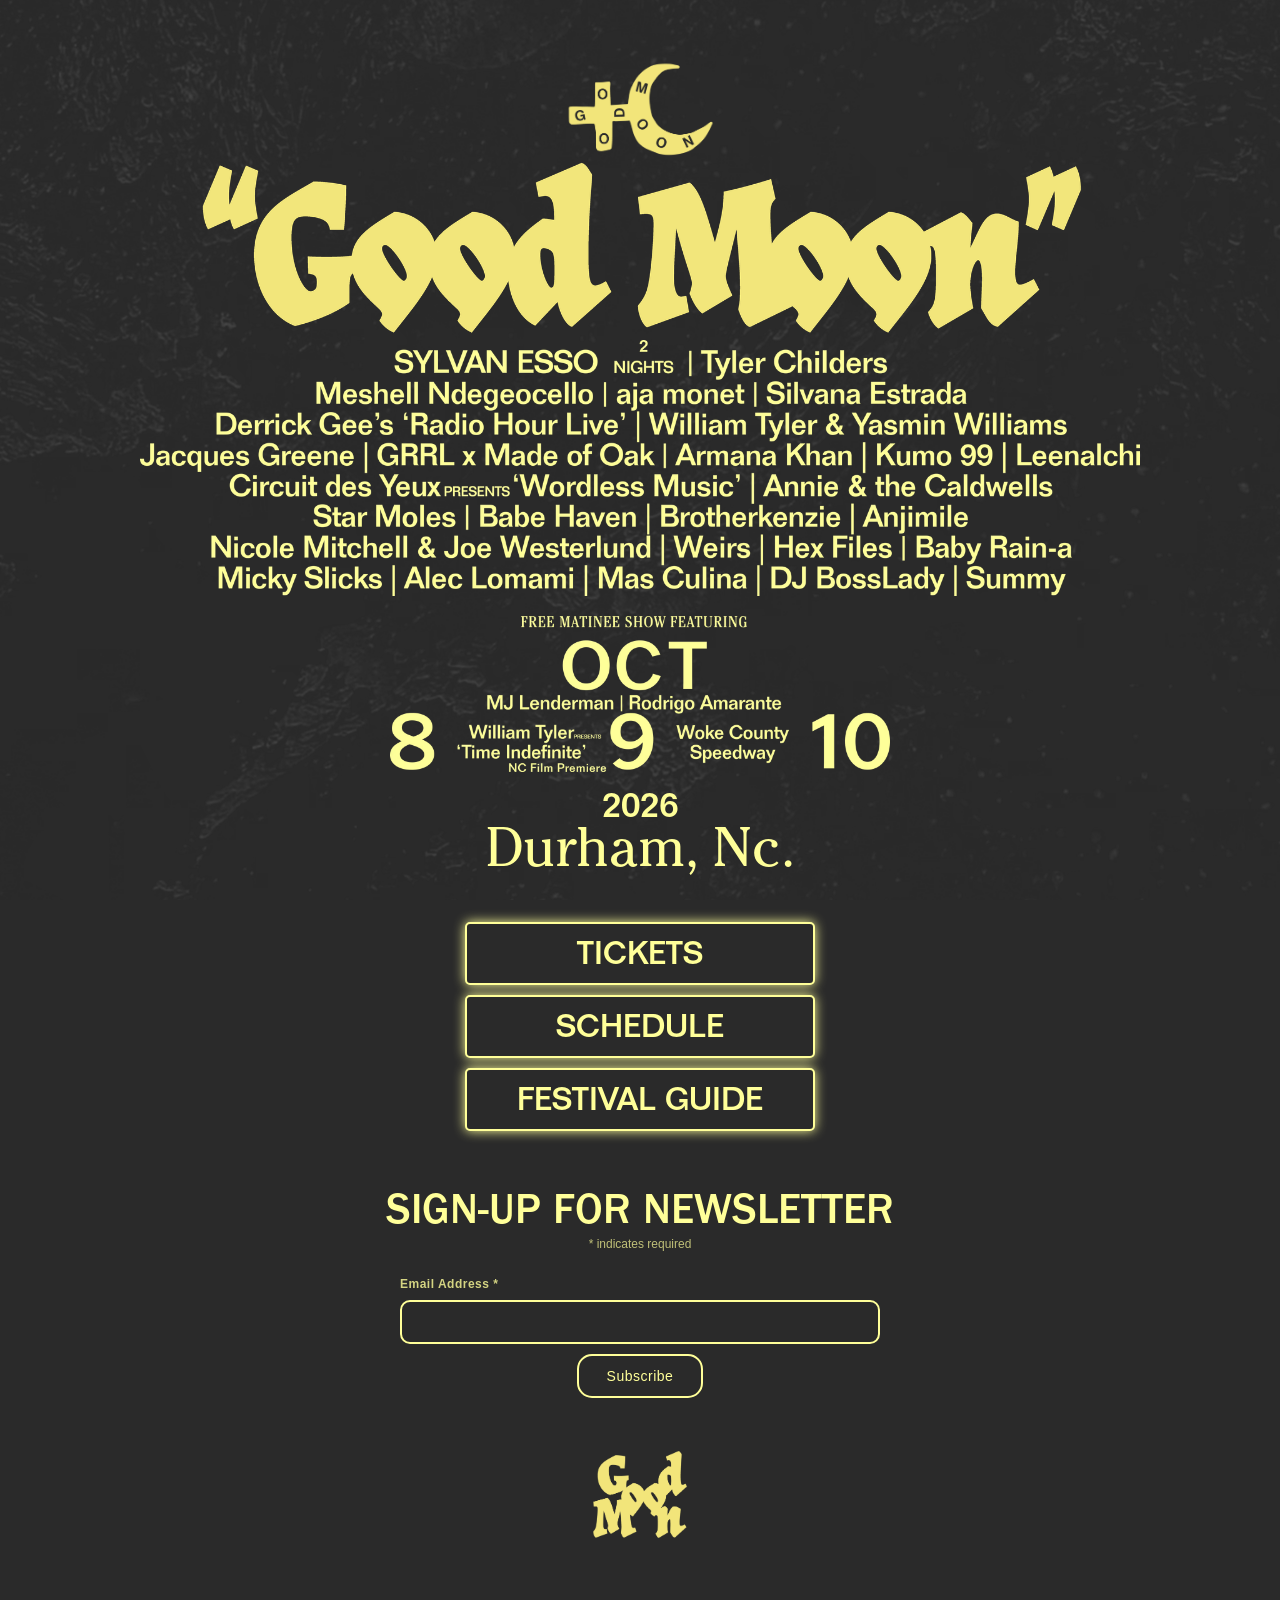
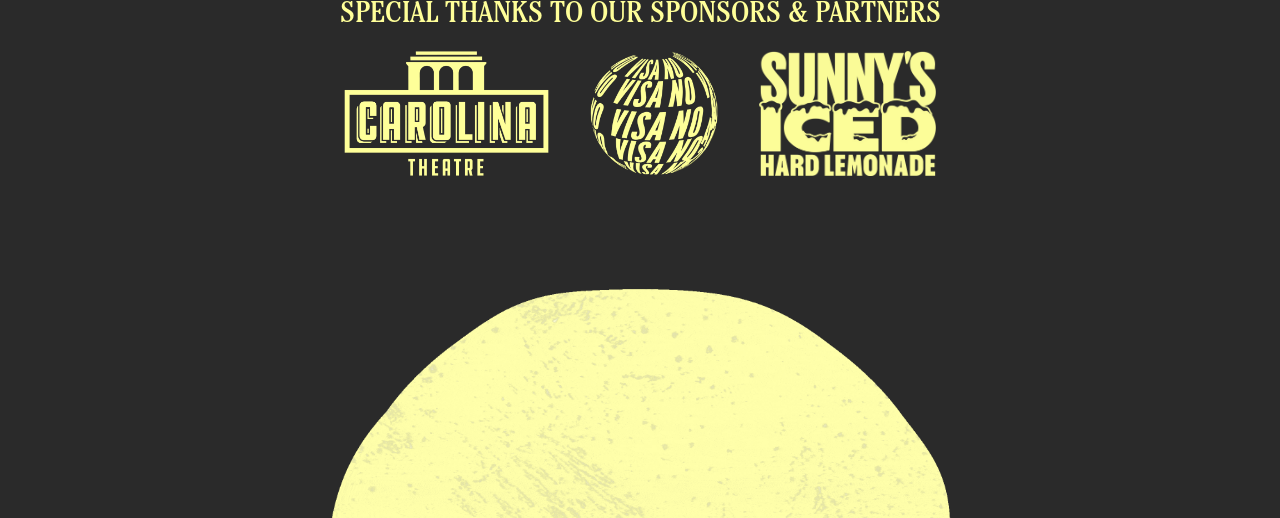
<file: index.html>
<!DOCTYPE html><!--  This site was created in Webflow. https://webflow.com  --><!--  Last Published: Fri Oct 09 2026 19:49:22 GMT+0000 (Coordinated Universal Time)  -->
<html data-wf-page="6a020613620dfe8005583f9a" data-wf-site="69fa5315053e97f702bbb917">
<head>
  <meta charset="utf-8">
  <title>Good Moon Festival 2026 | Durham, NC | October 8, 9, 10</title>
  <meta content="Good Moon Festival tickets, newsletter, and announcements" name="description">
  <meta content="Good Moon Festival 2026 | Durham, NC | October 8, 9, 10" property="og:title">
  <meta content="Good Moon Festival tickets, newsletter, and announcements" property="og:description">
  <meta content="https://cdn.prod.website-files.com/69fa5315053e97f702bbb917/6a031e4d492744aba5c4f9c2_good-moon-og-img.png" property="og:image">
  <meta content="Good Moon Festival 2026 | Durham, NC | October 8, 9, 10" name="twitter:title">
  <meta content="Good Moon Festival tickets, newsletter, and announcements" name="twitter:description">
  <meta property="og:type" content="website">
  <meta content="summary_large_image" name="twitter:card">
  <meta content="width=device-width, initial-scale=1" name="viewport">
  <meta content="Webflow" name="generator">
  <link href="css/normalize.css" rel="stylesheet" type="text/css">
  <link href="css/webflow.css" rel="stylesheet" type="text/css">
  <link href="css/good-moon.webflow.css" rel="stylesheet" type="text/css">
  <script type="text/javascript">!function(o,c){var n=c.documentElement,t=" w-mod-";n.className+=t+"js",("ontouchstart"in o||o.DocumentTouch&&c instanceof DocumentTouch)&&(n.className+=t+"touch")}(window,document);</script>
  <link href="images/favicon.png" rel="icon" type="image/png" sizes="32x32" media="(prefers-color-scheme: light)">
  <link href="images/favicon-dark.png" rel="icon" type="image/png" sizes="32x32" media="(prefers-color-scheme: dark)">
  <link href="images/favicon-48.png" rel="icon" type="image/png" sizes="48x48">
  <link href="images/webclip-180.png" rel="apple-touch-icon" sizes="180x180">
  <link href="images/webclip-192.png" rel="icon" type="image/png" sizes="192x192">
  <link href="images/webclip.png" rel="icon" type="image/png" sizes="512x512">
  <script type="text/javascript">!function(f,b,e,v,n,t,s){if(f.fbq)return;n=f.fbq=function(){n.callMethod?n.callMethod.apply(n,arguments):n.queue.push(arguments)};if(!f._fbq)f._fbq=n;n.push=n;n.loaded=!0;n.version='2.0';n.agent='plwebflow';n.queue=[];t=b.createElement(e);t.async=!0;t.src=v;s=b.getElementsByTagName(e)[0];s.parentNode.insertBefore(t,s)}(window,document,'script','https://connect.facebook.net/en_US/fbevents.js');fbq('init', '1639951707254204');fbq('track', 'PageView');</script><!--  Meta Pixel Code  -->
  <script>
!function(f,b,e,v,n,t,s)
{if(f.fbq)return;n=f.fbq=function(){n.callMethod?
n.callMethod.apply(n,arguments):n.queue.push(arguments)};
if(!f._fbq)f._fbq=n;n.push=n;n.loaded=!0;n.version='2.0';
n.queue=[];t=b.createElement(e);t.async=!0;
t.src=v;s=b.getElementsByTagName(e)[0];
s.parentNode.insertBefore(t,s)}(window,document,'script',
'https://connect.facebook.net/en_US/fbevents.js');
 fbq('init', '1639951707254204'); 
fbq('track', 'PageView');
</script>
  <noscript>
    <img height="1" width="1" src="https://www.facebook.com/tr?id=1639951707254204&ev=PageView
&noscript=1">
  </noscript>
  <!--  End Meta Pixel Code  -->
</head>
<body class="body">
  <div class="background">
    <div class="page-wrapper">
      <div class="save-the-date-container"><img src="images/26_GoodMoon_Icons-02-copy.avif" loading="lazy" sizes="100vw" srcset="images/26_GoodMoon_Icons-02-copy-p-500.png 500w, images/26_GoodMoon_Icons-02-copy-p-800.png 800w, images/26_GoodMoon_Icons-02-copy-p-1080.png 1080w, images/26_GoodMoon_Icons-02-copy.avif 2775w" alt="" class="image-2"><img src="images/26_GoodMoon_Icons-01-copy.avif" loading="lazy" sizes="100vw" srcset="images/26_GoodMoon_Icons-01-copy-p-500.png 500w, images/26_GoodMoon_Icons-01-copy-p-800.png 800w, images/26_GoodMoon_Icons-01-copy-p-1080.png 1080w, images/26_GoodMoon_Icons-01-copy-p-1600.png 1600w, images/26_GoodMoon_Icons-01-copy-p-2000.png 2000w, images/26_GoodMoon_Icons-01-copy.avif 6102w" alt="" class="image"><img src="images/LINEUP-v3.png" loading="lazy" sizes="100vw" srcset="images/LINEUP-v3-p-500.png 500w, images/LINEUP-v3-p-800.png 800w, images/LINEUP-v3-p-1080.png 1080w, images/LINEUP-v3-p-1600.png 1600w, images/LINEUP-v3-p-2000.png 2000w, images/LINEUP-v3.png 3932w" alt=""><img src="images/dates-v3.avif" loading="lazy" sizes="100vw" srcset="images/dates-v3-p-500.avif 500w, images/dates-v3-p-800.avif 800w, images/dates-v3-p-1080.avif 1080w, images/dates-v3-p-1600.avif 1600w, images/dates-v3-p-2000.avif 2000w, images/dates-v3.avif 3143w" alt="" class="image-5">
        <div class="text-block-4">2026</div>
        <div class="text-block-5">Durham, Nc.</div>
        <a href="tickets.html" target="_blank" class="link tickets">TICKETS</a>
        <a href="schedule.html" target="_blank" class="link tickets schedule">SCHEDULE</a>
        <a href="festival-guide.html" target="_blank" class="link tickets schedule">FESTIVAL GUIDE</a>
        <div class="newsletter-div">
          <div class="text-block-6">Sign-Up for Newsletter</div>
        </div>
        <div class="code-embed w-embed w-script">
          <div id="mc_embed_shell">
            <link href="//cdn-images.mailchimp.com/embedcode/classic-061523.css" rel="stylesheet" type="text/css">
            <style type="text/css">
/* FORM CONTAINER */
#mc_embed_signup {
  background: transparent !important;
  padding: 10px;
  border-radius: 16px;
  max-width: 500px;
  margin: 0 auto;
  font-family: Helvetica, Arial, sans-serif;
  color: #FFFF99;
}
/* TITLE */
#mc_embed_signup h2 {
  text-align: center;
  margin-bottom: 10px;
  font-weight: 100;
  letter-spacing: 0.5px;
}
/* REQUIRED TEXT */
#mc_embed_signup .indicates-required {
  text-align: center;
  font-size: 12px;
  opacity: 0.7;
  margin-bottom: 20px;
}
/* LABEL */
#mc_embed_signup label {
  display: block;
  margin-bottom: 6px;
  font-size: 12px;
  letter-spacing: 0.5px;
  opacity: 0.8;
}
/* INPUT FIELD */
#mc_embed_signup input[type="email"] {
  width: 100%;
  background-color: #2A2A2A !important;
  color: #FFFF99 !important;
  border: 2px solid #FFFF99 !important;
  border-radius: 10px;
  padding: 12px 14px;
  font-size: 14px;
  transition: all 0.2s ease;
}
/* INPUT FOCUS (subtle glow) */
#mc_embed_signup input[type="email"]:focus {
  outline: none;
  box-shadow: 0 0 10px rgba(255, 255, 153, 0.4);
  border-color: #FFFF99;
}
/* PLACEHOLDER */
#mc_embed_signup input[type="email"]::placeholder {
  color: rgba(255, 255, 153, 0.6);
}
/* FIELD SPACING */
#mc_embed_signup .mc-field-group {
  margin-bottom: 10px;
}
/* CENTER BUTTON */
#mc_embed_signup .clear {
  text-align: center;
}
/* BUTTON */
#mc_embed_signup input.button {
  background-color: #2a2a2a !important;
  color: #FFFF99 !important;
  border: 2px solid #FFFF99 !important;
  border-radius: 15px;
  padding: 12px 28px;
  font-size: 14px;
  letter-spacing: 0.5px;
  cursor: pointer;
  transition: all 0.2s ease;
  display: inline-flex;
  align-items: center;
  justify-content: center;
  line-height: 1;
  font-size: 14px;
  letter-spacing: 0.5px;
  cursor: pointer;
  -webkit-appearance: none;
  appearance: none;
  height: 44px;
}
/* BUTTON HOVER */
#mc_embed_signup input.button:hover {
  background-color: #FFFF99 !important;
  color: #000000 !important;
  box-shadow: 0 0 12px rgba(255, 255, 153, 0.6);
}
/* ERROR / SUCCESS MESSAGES */
#mc_embed_signup .response {
  margin-top: 5px;
  font-size: 16px;
  text-align: center;
}
/* SUCCESS MESSAGE CONTAINER */
#mc_embed_signup #mce-success-response {
  background: #000000 !important;
  color: #FFFF99 !important;
  border: 1px solid #FFFF99 !important;
  border-radius: 12px;
  padding: 14px 16px;
  margin-top: 16px;
  text-align: center;
  font-size: 14px;
  line-height: 1.4;
/* subtle glow */
  box-shadow: 0 0 12px rgba(255, 255, 153, 0.25);
/* smoother appearance */
  opacity: 0;
  transform: translateY(10px);
  transition: all 0.3s ease;
}
/* When Mailchimp shows it */
#mc_embed_signup #mce-success-response[style*="display: block"] {
  opacity: 1;
  transform: translateY(0);
}
/* Add your own Mailchimp form style overrides in your site stylesheet or in this style block.
We recommend moving this block and the preceding CSS link to the HEAD of your HTML file. */
</style>
            <div id="mc_embed_signup">
              <form action="https://goodmoonnc.us11.list-manage.com/subscribe/post?
u=e81c2adaa16448844629bfd45&amp;id=fb41e5bf0b&amp;f_id=00b42ae1f0" method="post" id="mc-embedded-subscribe-form" name="mc-
embedded-subscribe-form" class="validate" target="_blank">
                <div id="mc_embed_signup_scroll">
                  <h2></h2>
                  <div class="indicates-required"><span class="asterisk">*</span> indicates required</div>
                  <div class="mc-field-group"><label for="mce-EMAIL">Email Address <span class="asterisk">*</span></label><input type="email" name="EMAIL" class="required email" id="mce-EMAIL" required="" value=""></div>
                  <div hidden=""><input type="hidden" name="tags" value="8118187"></div>
                  <div id="mce-responses" class="clear">
                    <div class="response" id="mce-error-response" style="display: none;"></div>
                    <div class="response" id="mce-success-response" style="display: none;"></div>
                  </div>
                  <div aria-hidden="true" style="position: absolute; left: -5000px;"><input type="text" name="b_e81c2adaa16448844629bfd45_fb41e5bf0b" tabindex="-1" value=""></div>
                  <div class="clear"><input type="submit" name="subscribe" id="mc-embedded-subscribe" class="button" value="Subscribe"></div>
                </div>
              </form>
            </div>
            <script type="text/javascript" src="https://s3.amazonaws.com/downloads.mailchimp.com/js/mc-validate.js"></script>
            <script type="text/javascript" src="https://s3.amazonaws.com/downloads.mailchimp.com/js/mc-sms-phone.js"></script>
            <script type="text/javascript">(function($) {window.fnames =
new Array(); window.ftypes = new
Array();fnames[0]='EMAIL';ftypes[0]='email';fnames[1]='FNAME';ftypes[1]='text';fnames[2]='LNAME';ftypes[2]='text';fnames[3]='ADDRESS';ftypes[3]
(jQuery));var $mcj = jQuery.noConflict(true);
// SMS Phone Multi-Country Functionality
if(!window.MC) {
window.MC = {};
}
window.MC.smsPhoneData = {
defaultCountryCode: 'US',
programs: [],
smsProgramDataCountryNames: []
};
function getCountryUnicodeFlag(countryCode) {
return countryCode.toUpperCase().replace(/./g, (char) => String.fromCodePoint(char.charCodeAt(0) + 127397))
};
// HTML sanitization function to prevent XSS
function sanitizeHtml(str) {
if (typeof str !== 'string') return '';
return str
.replace(/&/g, '&amp;')
.replace(/</g, '&lt;')
.replace(/>/g, '&gt;')
.replace(/"/g, '&quot;')
.replace(/'/g, '&#x27;')
.replace(/\//g, '&#x2F;');
}
// URL sanitization function to prevent javascript: and data: URLs
function sanitizeUrl(url) {
if (typeof url !== 'string') return '';
const trimmedUrl = url.trim().toLowerCase();
if (trimmedUrl.startsWith('javascript:') || trimmedUrl.startsWith('data:') || trimmedUrl.startsWith('vbscript:')) {
return '#';
}
return url;
}
const getBrowserLanguage = () => {
if (!window?.navigator?.language?.split('-')[1]) {
return window?.navigator?.language?.toUpperCase();
}
return window?.navigator?.language?.split('-')[1];
};
// getBrowserLanguageCode() and getSmsProgramForCountryAndLanguage() are provided globally
// by the external mc-sms-phone.js script loaded alongside this inline form script.
function getDefaultCountryProgram(defaultCountryCode, smsProgramData) {
if (!smsProgramData || smsProgramData.length === 0) {
return null;
}
var browserCountryCode = getBrowserLanguage();
var browserLangCode = getBrowserLanguageCode();
if (browserCountryCode) {
var match = getSmsProgramForCountryAndLanguage(smsProgramData, browserCountryCode, browserLangCode);
if (match) { return match; }
}
if (defaultCountryCode) {
var match = getSmsProgramForCountryAndLanguage(smsProgramData, defaultCountryCode, browserLangCode);
if (match) { return match; }
}
return smsProgramData[0];
}
function updateSmsLegalText(countryCode, fieldName) {
if (!countryCode || !fieldName) {
return;
}
var programs = window?.MC?.smsPhoneData?.programs;
if (!programs || !Array.isArray(programs)) {
return;
}
var browserLangCode = getBrowserLanguageCode();
var program = getSmsProgramForCountryAndLanguage(programs, countryCode, browserLangCode);
if (!program || !program.requiredTemplate) {
return;
}
var smsConsentHtmlRenderingFixEnabled = true;
const legalTextElement = document.querySelector('#legal-text-' + fieldName);
if (!legalTextElement) {
return;
}
const divRegex = new RegExp('</?[div][^>]*>', 'gi');
const blockWrapperRegex = new RegExp('</?(?:div|p)[^>]*>', 'gi');
const fullAnchorRegex = new RegExp('<a.*?</a>', 'g');
const anchorRegex = new RegExp('<a href="(.*?)" target="(.*?)">(.*?)</a>');
const template = smsConsentHtmlRenderingFixEnabled
? program.requiredTemplate
.replace(/<\/p>\s*<p[^>]*>/gi, ' ')
.replace(blockWrapperRegex, '')
: program.requiredTemplate.replace(divRegex, '');
legalTextElement.textContent = '';
const parts = template.split(/(<a href=".*?"(?: target=".*?")?>.*?<\/a>)/g);
parts.forEach(function(part) {
if (!part) {
return;
}
const anchorMatch = part.match(/<a href="(.*?)"(?: target="(.*?)")?>(.+?)<\/a>/);
if (anchorMatch) {
const linkElement = document.createElement('a');
linkElement.href = sanitizeUrl(anchorMatch[1]);
linkElement.target = anchorMatch[2] ? sanitizeHtml(anchorMatch[2]) : '_blank';
linkElement.rel = 'noopener noreferrer';
linkElement.textContent = sanitizeHtml(anchorMatch[3]);
legalTextElement.appendChild(linkElement);
} else {
legalTextElement.appendChild(document.createTextNode(part));
}
});
}
function generateDropdownOptions(smsProgramData) {
if (!smsProgramData || smsProgramData.length === 0) {
return '';
}
var programs = true
? smsProgramData.filter(function(p, i, arr) {
return arr.findIndex(function(q) { return q.countryCode === p.countryCode; }) === i;
})
: smsProgramData;
return programs.map(program => {
const flag = getCountryUnicodeFlag(program.countryCode);
const countryName = getCountryName(program.countryCode);
const callingCode = program.countryCallingCode || '';
// Sanitize all values to prevent XSS
const sanitizedCountryCode = sanitizeHtml(program.countryCode || '');
const sanitizedCountryName = sanitizeHtml(countryName || '');
const sanitizedCallingCode = sanitizeHtml(callingCode || '');
return '<option value="' + sanitizedCountryCode + '">' + sanitizedCountryName + ' ' + sanitizedCallingCode + '</option>';
}).join('');
}
function getCountryName(countryCode) {
if (window.MC?.smsPhoneData?.smsProgramDataCountryNames &&
Array.isArray(window.MC.smsPhoneData.smsProgramDataCountryNames)) {
for (let i = 0; i < window.MC.smsPhoneData.smsProgramDataCountryNames.length; i++) {
if (window.MC.smsPhoneData.smsProgramDataCountryNames[i].code === countryCode) {
return window.MC.smsPhoneData.smsProgramDataCountryNames[i].name;
}
}
}
return countryCode;
}
function getDefaultPlaceholder(countryCode) {
if (!countryCode || typeof countryCode !== 'string') {
return '+1 000 000 0000'; // Default US placeholder
}
var mockPlaceholders = [
{
countryCode: 'US',
placeholder: '+1 000 000 0000',
helpText: 'Include the US country code +1 before the phone number',
},
{
countryCode: 'GB',
placeholder: '+44 0000 000000',
helpText: 'Include the GB country code +44 before the phone number',
},
{
countryCode: 'CA',
placeholder: '+1 000 000 0000',
helpText: 'Include the CA country code +1 before the phone number',
},
{
countryCode: 'AU',
placeholder: '+61 000 000 000',
helpText: 'Include the AU country code +61 before the phone number',
},
{
countryCode: 'DE',
placeholder: '+49 000 0000000',
helpText: 'Fügen Sie vor der Telefonnummer die DE-Ländervorwahl +49 ein',
},
{
countryCode: 'FR',
placeholder: '+33 0 00 00 00 00',
helpText: 'Incluez le code pays FR +33 avant le numéro de téléphone',
},
{
countryCode: 'ES',
placeholder: '+34 000 000 000',
helpText: 'Incluya el código de país ES +34 antes del número de teléfono',
},
{
countryCode: 'NL',
placeholder: '+31 0 00000000',
helpText: 'Voeg de NL-landcode +31 toe vóór het telefoonnummer',
},
{
countryCode: 'BE',
placeholder: '+32 000 00 00 00',
helpText: 'Incluez le code pays BE +32 avant le numéro de téléphone',
},
{
countryCode: 'CH',
placeholder: '+41 00 000 00 00',
helpText: 'Fügen Sie vor der Telefonnummer die CH-Ländervorwahl +41 ein',
},
{
countryCode: 'AT',
placeholder: '+43 000 000 0000',
helpText: 'Fügen Sie vor der Telefonnummer die AT-Ländervorwahl +43 ein',
},
{
countryCode: 'IE',
placeholder: '+353 00 000 0000',
helpText: 'Include the IE country code +353 before the phone number',
},
{
countryCode: 'IT',
placeholder: '+39 000 000 0000',
helpText: 'Includere il prefisso internazionale IT +39 prima del numero di telefono',
},
{
countryCode: 'NO',
placeholder: '+47 000 00 000',
helpText: 'Inkluder NO landskode +47 før telefonnummeret',
},
{
countryCode: 'SE',
placeholder: '+46 00 000 00 00',
helpText: 'Inkludera SE landskod +46 före telefonnumret',
},
{
countryCode: 'DK',
placeholder: '+45 00 00 00 00',
helpText: 'Inkluder DK landekode +45 før telefonnummeret',
},
{
countryCode: 'FI',
placeholder: '+358 00 000 0000',
helpText: 'Sisällytä FI-maakoodi +358 ennen puhelinnumeroa',
},
{
countryCode: 'EE',
placeholder: '+372 0000 0000',
helpText: 'Lisage EE riigikood +372 telefoninumbri ette',
},
{
countryCode: 'PL',
placeholder: '+48 000 000 000',
helpText: 'Podaj numer kierunkowy PL +48 przed numerem telefonu',
},
{
countryCode: 'SK',
placeholder: '+421 000 000 000',
helpText: 'Pred telefónne číslo uveďte kód krajiny SK +421',
},
{
countryCode: 'LV',
placeholder: '+371 0000 0000',
helpText: 'Iekļaujiet LV valsts kodu +371 pirms tālruņa numura',
},
{
countryCode: 'LT',
placeholder: '+370 0000 0000',
helpText: 'Įtraukite LT šalies kodą +370 prieš telefono numerį',
},
{
countryCode: 'GR',
placeholder: '+30 000 000 0000',
helpText: 'Συμπεριλάβετε τον κωδικό χώρας GR +30 πριν από τον αριθμό τηλεφώνου',
},
{
countryCode: 'PT',
placeholder: '+351 000 000 000',
helpText: 'Inclua o código de país PT +351 antes do número de telefone',
},
{
countryCode: 'HR',
placeholder: '+385 00 000 0000',
helpText: 'Uključite HR pozivni broj države +385 prije telefonskog broja',
},
{
countryCode: 'SI',
placeholder: '+386 00 000 000',
helpText: 'Vključite SI kodo države +386 pred telefonsko številko',
},
{
countryCode: 'IS',
placeholder: '+354 000 0000',
helpText: 'Láttu IS landsnúmer +354 fylgja á undan símanúmerinu',
},
{
countryCode: 'LU',
placeholder: '+352 000 000 000',
helpText: 'Incluez le code pays LU +352 avant le numéro de téléphone',
},
{
countryCode: 'MC',
placeholder: '+377 00 00 00 00',
helpText: 'Incluez le code pays MC +377 avant le numéro de téléphone',
},
{
countryCode: 'AD',
placeholder: '+376 000 000',
helpText: 'Incloeu el codi de país AD +376 abans del número de telèfon',
},
{
countryCode: 'JE',
placeholder: '+44 0000 000000',
helpText: 'Include the JE country code +44 before the phone number',
},
{
countryCode: 'IM',
placeholder: '+44 0000 000000',
helpText: 'Include the IM country code +44 before the phone number',
},
{
countryCode: 'GG',
placeholder: '+44 0000 000000',
helpText: 'Include the GG country code +44 before the phone number',
},
{
countryCode: 'AL',
placeholder: '+355 00 000 0000',
helpText: 'Përfshini kodin e vendit AL +355 para numrit të telefonit',
},
{
countryCode: 'SM',
placeholder: '+378 0000 000000',
helpText: 'Includere il prefisso internazionale SM +378 prima del numero di telefono',
},
{
countryCode: 'FO',
placeholder: '+298 000000',
helpText: 'Inkluder FO landekode +298 før telefonnummeret',
},
{
countryCode: 'MT',
placeholder: '+356 0000 0000',
helpText: 'Include the MT country code +356 before the phone number',
},
{
countryCode: 'LI',
placeholder: '+423 000 0000',
helpText: 'Fügen Sie vor der Telefonnummer die LI-Ländervorwahl +423 ein',
},
{
countryCode: 'GI',
placeholder: '+350 000 00000',
helpText: 'Include the GI country code +350 before the phone number',
},
{
countryCode: 'MD',
placeholder: '+373 00 000 000',
helpText: 'Includeți codul de țară MD +373 înaintea numărului de telefon',
},
{
countryCode: 'HU',
placeholder: '+36 00 000 0000',
helpText: 'A telefonszám előtt adja meg a HU országkódot +36',
},
{
countryCode: 'NZ',
placeholder: '+64 00 000 0000',
helpText: 'Include the NZ country code +64 before the phone number',
},
{
countryCode: 'ME',
placeholder: '+382 00 000 000',
helpText: 'Uključite ME pozivni broj države +382 prije telefonskog broja',
},
];
const selectedPlaceholder = mockPlaceholders.find(function(item) {
return item && item.countryCode === countryCode;
});
return selectedPlaceholder ? selectedPlaceholder.placeholder : mockPlaceholders[0].placeholder;
}
function updatePlaceholder(countryCode, fieldName) {
if (!countryCode || !fieldName) {
return;
}
const phoneInput = document.querySelector('#mce-' + fieldName);
if (!phoneInput) {
return;
}
const placeholder = getDefaultPlaceholder(countryCode);
if (placeholder) {
phoneInput.placeholder = placeholder;
}
}
function updateCountryCodeInstruction(countryCode, fieldName) {
updatePlaceholder(countryCode, fieldName);
}
function getDefaultHelpText(countryCode) {
var mockPlaceholders = [
{
countryCode: 'US',
placeholder: '+1 000 000 0000',
helpText: 'Include the US country code +1 before the phone number',
},
{
countryCode: 'GB',
placeholder: '+44 0000 000000',
helpText: 'Include the GB country code +44 before the phone number',
},
{
countryCode: 'CA',
placeholder: '+1 000 000 0000',
helpText: 'Include the CA country code +1 before the phone number',
},
{
countryCode: 'AU',
placeholder: '+61 000 000 000',
helpText: 'Include the AU country code +61 before the phone number',
},
{
countryCode: 'DE',
placeholder: '+49 000 0000000',
helpText: 'Fügen Sie vor der Telefonnummer die DE-Ländervorwahl +49 ein',
},
{
countryCode: 'FR',
placeholder: '+33 0 00 00 00 00',
helpText: 'Incluez le code pays FR +33 avant le numéro de téléphone',
},
{
countryCode: 'ES',
placeholder: '+34 000 000 000',
helpText: 'Incluya el código de país ES +34 antes del número de teléfono',
},
{
countryCode: 'NL',
placeholder: '+31 0 00000000',
helpText: 'Voeg de NL-landcode +31 toe vóór het telefoonnummer',
},
{
countryCode: 'BE',
placeholder: '+32 000 00 00 00',
helpText: 'Incluez le code pays BE +32 avant le numéro de téléphone',
},
{
countryCode: 'CH',
placeholder: '+41 00 000 00 00',
helpText: 'Fügen Sie vor der Telefonnummer die CH-Ländervorwahl +41 ein',
},
{
countryCode: 'AT',
placeholder: '+43 000 000 0000',
helpText: 'Fügen Sie vor der Telefonnummer die AT-Ländervorwahl +43 ein',
},
{
countryCode: 'IE',
placeholder: '+353 00 000 0000',
helpText: 'Include the IE country code +353 before the phone number',
},
{
countryCode: 'IT',
placeholder: '+39 000 000 0000',
helpText: 'Includere il prefisso internazionale IT +39 prima del numero di telefono',
},
{
countryCode: 'NO',
placeholder: '+47 000 00 000',
helpText: 'Inkluder NO landskode +47 før telefonnummeret',
},
{
countryCode: 'SE',
placeholder: '+46 00 000 00 00',
helpText: 'Inkludera SE landskod +46 före telefonnumret',
},
{
countryCode: 'DK',
placeholder: '+45 00 00 00 00',
helpText: 'Inkluder DK landekode +45 før telefonnummeret',
},
{
countryCode: 'FI',
placeholder: '+358 00 000 0000',
helpText: 'Sisällytä FI-maakoodi +358 ennen puhelinnumeroa',
},
{
countryCode: 'EE',
placeholder: '+372 0000 0000',
helpText: 'Lisage EE riigikood +372 telefoninumbri ette',
},
{
countryCode: 'PL',
placeholder: '+48 000 000 000',
helpText: 'Podaj numer kierunkowy PL +48 przed numerem telefonu',
},
{
countryCode: 'SK',
placeholder: '+421 000 000 000',
helpText: 'Pred telefónne číslo uveďte kód krajiny SK +421',
},
{
countryCode: 'LV',
placeholder: '+371 0000 0000',
helpText: 'Iekļaujiet LV valsts kodu +371 pirms tālruņa numura',
},
{
countryCode: 'LT',
placeholder: '+370 0000 0000',
helpText: 'Įtraukite LT šalies kodą +370 prieš telefono numerį',
},
{
countryCode: 'GR',
placeholder: '+30 000 000 0000',
helpText: 'Συμπεριλάβετε τον κωδικό χώρας GR +30 πριν από τον αριθμό τηλεφώνου',
},
{
countryCode: 'PT',
placeholder: '+351 000 000 000',
helpText: 'Inclua o código de país PT +351 antes do número de telefone',
},
{
countryCode: 'HR',
placeholder: '+385 00 000 0000',
helpText: 'Uključite HR pozivni broj države +385 prije telefonskog broja',
},
{
countryCode: 'SI',
placeholder: '+386 00 000 000',
helpText: 'Vključite SI kodo države +386 pred telefonsko številko',
},
{
countryCode: 'IS',
placeholder: '+354 000 0000',
helpText: 'Láttu IS landsnúmer +354 fylgja á undan símanúmerinu',
},
{
countryCode: 'LU',
placeholder: '+352 000 000 000',
helpText: 'Incluez le code pays LU +352 avant le numéro de téléphone',
},
{
countryCode: 'MC',
placeholder: '+377 00 00 00 00',
helpText: 'Incluez le code pays MC +377 avant le numéro de téléphone',
},
{
countryCode: 'AD',
placeholder: '+376 000 000',
helpText: 'Incloeu el codi de país AD +376 abans del número de telèfon',
},
{
countryCode: 'JE',
placeholder: '+44 0000 000000',
helpText: 'Include the JE country code +44 before the phone number',
},
{
countryCode: 'IM',
placeholder: '+44 0000 000000',
helpText: 'Include the IM country code +44 before the phone number',
},
{
countryCode: 'GG',
placeholder: '+44 0000 000000',
helpText: 'Include the GG country code +44 before the phone number',
},
{
countryCode: 'AL',
placeholder: '+355 00 000 0000',
helpText: 'Përfshini kodin e vendit AL +355 para numrit të telefonit',
},
{
countryCode: 'SM',
placeholder: '+378 0000 000000',
helpText: 'Includere il prefisso internazionale SM +378 prima del numero di telefono',
},
{
countryCode: 'FO',
placeholder: '+298 000000',
helpText: 'Inkluder FO landekode +298 før telefonnummeret',
},
{
countryCode: 'MT',
placeholder: '+356 0000 0000',
helpText: 'Include the MT country code +356 before the phone number',
},
{
countryCode: 'LI',
placeholder: '+423 000 0000',
helpText: 'Fügen Sie vor der Telefonnummer die LI-Ländervorwahl +423 ein',
},
{
countryCode: 'GI',
placeholder: '+350 000 00000',
helpText: 'Include the GI country code +350 before the phone number',
},
{
countryCode: 'MD',
placeholder: '+373 00 000 000',
helpText: 'Includeți codul de țară MD +373 înaintea numărului de telefon',
},
{
countryCode: 'HU',
placeholder: '+36 00 000 0000',
helpText: 'A telefonszám előtt adja meg a HU országkódot +36',
},
{
countryCode: 'NZ',
placeholder: '+64 00 000 0000',
helpText: 'Include the NZ country code +64 before the phone number',
},
{
countryCode: 'ME',
placeholder: '+382 00 000 000',
helpText: 'Uključite ME pozivni broj države +382 prije telefonskog broja',
},
];
if (!countryCode || typeof countryCode !== 'string') {
return mockPlaceholders[0].helpText;
}
const selectedHelpText = mockPlaceholders.find(function(item) {
return item && item.countryCode === countryCode;
});
return selectedHelpText ? selectedHelpText.helpText : mockPlaceholders[0].helpText;
}
function setDefaultHelpText(countryCode) {
const helpTextSpan = document.querySelector('#help-text');
if (!helpTextSpan) {
return;
}
}
function updateHelpTextCountryCode(countryCode, fieldName) {
if (!countryCode || !fieldName) {
return;
}
setDefaultHelpText(countryCode);
}
function initializeSmsPhoneDropdown(fieldName) {
if (!fieldName || typeof fieldName !== 'string') {
return;
}
const dropdown = document.querySelector('#country-select-' + fieldName);
const displayFlag = document.querySelector('#flag-display-' + fieldName);
if (!dropdown || !displayFlag) {
return;
}
const smsPhoneData = window.MC?.smsPhoneData;
if (smsPhoneData && smsPhoneData.programs && Array.isArray(smsPhoneData.programs)) {
dropdown.innerHTML = generateDropdownOptions(smsPhoneData.programs);
}
const defaultProgram = getDefaultCountryProgram(smsPhoneData?.defaultCountryCode, smsPhoneData?.programs);
if (defaultProgram && defaultProgram.countryCode) {
dropdown.value = defaultProgram.countryCode;
const flagSpan = displayFlag?.querySelector('#flag-emoji-' + fieldName);
if (flagSpan) {
flagSpan.textContent = getCountryUnicodeFlag(defaultProgram.countryCode);
flagSpan.setAttribute('aria-label', sanitizeHtml(defaultProgram.countryCode) + ' flag');
}
updateSmsLegalText(defaultProgram.countryCode, fieldName);
updatePlaceholder(defaultProgram.countryCode, fieldName);
updateCountryCodeInstruction(defaultProgram.countryCode, fieldName);
}
var smsNotRequiredRemoveCountryCodeEnabled = true;
var smsField = Object.values({"EMAIL":{"name":"EMAIL","label":"Email
Address","helper_text":"","type":"email","required":true,"audience_field_name":"Email
Address","merge_id":0,"help_text_enabled":false,"enabled":true,"order":0,"field_type":"merge"},"FNAME":{"name":"FNAME","label":"First
Name","helper_text":"","type":"text","required":false,"audience_field_name":"First
Name","enabled":false,"order":null,"field_type":"merge","merge_id":1},"LNAME":{"name":"LNAME","label":"Last
Name","helper_text":"","type":"text","required":false,"audience_field_name":"Last
Name","enabled":false,"order":null,"field_type":"merge","merge_id":2},"ADDRESS":
{"name":"ADDRESS","label":"Address","helper_text":"","type":"address","required":false,"audience_field_name":"Address","enabled":false,"order":nu
{"2":"Albania","3":"Algeria","4":"Andorra","5":"Angola","6":"Argentina","7":"Armenia","8":"Australia","9":"Austria","10":"Azerbaijan","11":"Bahamas","12
and Herzegovina","23":"Botswana","24":"Brazil","25":"Bulgaria","26":"Burkina
Faso","27":"Burundi","28":"Cambodia","29":"Cameroon","30":"Canada","31":"Cape Verde","32":"Cayman Islands","33":"Central African
Republic","34":"Chad","35":"Chile","36":"China","37":"Colombia","38":"Congo","40":"Croatia","41":"Cyprus","42":"Czech
Republic","43":"Denmark","44":"Djibouti","45":"Ecuador","46":"Egypt","47":"El Salvador","48":"Equatorial
Guinea","49":"Eritrea","50":"Estonia","51":"Ethiopia","52":"Fiji","53":"Finland","54":"France","56":"Gabon","57":"Gambia","58":"Georgia","59":"German
Bissau","65":"Guyana","66":"Honduras","67":"Hong
Kong","68":"Hungary","69":"Iceland","70":"India","71":"Indonesia","74":"Ireland","75":"Israel","76":"Italy","78":"Japan","79":"Jordan","80":"Kazakhstan
People's Democratic
Republic","85":"Latvia","86":"Lebanon","87":"Lesotho","88":"Liberia","90":"Liechtenstein","91":"Lithuania","92":"Luxembourg","93":"Macedonia","94":
Antilles","111":"New
Zealand","112":"Nicaragua","113":"Niger","114":"Nigeria","116":"Norway","117":"Oman","118":"Pakistan","119":"Panama","120":"Paraguay","121":"Pe
(Independent)","133":"Saudi Arabia","134":"Senegal","135":"Seychelles","136":"Sierra
Leone","137":"Singapore","138":"Slovakia","139":"Slovenia","140":"Somalia","141":"South Africa","142":"South Korea","143":"Spain","144":"Sri
Lanka","146":"Suriname","147":"Swaziland","148":"Sweden","149":"Switzerland","152":"Taiwan","153":"Tanzania","154":"Thailand","155":"Togo","156
Arab Emirates","163":"Uruguay","164":"USA","165":"Uzbekistan","166":"Vatican City State (Holy
See)","167":"Venezuela","168":"Vietnam","169":"Virgin Islands (British)","170":"Yemen","173":"Zambia","174":"Zimbabwe","175":"Antigua And
Barbuda","176":"Anguilla","179":"Aruba","180":"Brunei Darussalam","181":"Bouvet Island","183":"Cook Islands","185":"Christmas
Island","187":"Dominican Republic","188":"Western Sahara","189":"Falkland Islands","191":"Faroe Islands","192":"Grenada","193":"French
Guiana","194":"Gibraltar","195":"Greenland","196":"Guadeloupe","198":"Guatemala","200":"Haiti","202":"Jamaica","203":"Kiribati","204":"Comoros","
Kitts and Nevis","206":"Saint Lucia","207":"Marshall Islands","208":"Macau","210":"Martinique","212":"Mauritius","213":"New
Caledonia","214":"Norfolk Island","215":"Nauru","217":"Niue","219":"Papua New Guinea","221":"Pitcairn","222":"Palau","223":"Solomon
Islands","225":"Svalbard and Jan Mayen Islands","227":"San Marino","232":"Tonga","233":"Timor-Leste","234":"Trinidad and
Tobago","235":"Tuvalu","237":"Saint Vincent and the Grenadines","239":"Vanuatu","241":"Mayotte","242":"Myanmar","255":"Sao Tome and
Principe","257":"South Georgia and the South Sandwich Islands","260":"Tajikistan","262":"United Kingdom","268":"Costa
Rica","270":"Guernsey","272":"North Korea","274":"Afghanistan","275":"Cote D'Ivoire","276":"Cuba","277":"French
Polynesia","278":"Iran","279":"Iraq","281":"Libya","282":"Palestine","285":"Syria","286":"Aaland Islands","287":"Turks & Caicos
Islands","288":"Jersey (Channel Islands)","289":"Dominica","290":"Montenegro","293":"Sudan","294":"Montserrat","298":"Curacao","302":"Sint
Maarten","311":"South Sudan","315":"Republic of Kosovo","318":"Congo, Democratic Republic of the","323":"Isle of Man","324":"Saint
Martin","325":"Bonaire, Saint Eustatius and Saba","326":"Serbia","327":"Saint Barthelemy"},"defaultcountry":164},"PHONE":
{"name":"PHONE","label":"Phone Number","helper_text":"","type":"phone","required":false,"audience_field_name":"Phone
Number","phoneformat":"","enabled":false,"order":null,"field_type":"merge","merge_id":4},"BIRTHDAY":
{"name":"BIRTHDAY","label":"Birthday","helper_text":"","type":"birthday","required":false,"audience_field_name":"Birthday","dateformat":"MM/DD","e
{"name":"COMPANY","label":"Company","helper_text":"","type":"text","required":false,"audience_field_name":"Company","enabled":false,"order":nul
{ return f.name === fieldName && f.type === 'smsphone'; });
var isRequired = smsField ? smsField.required : false;
var shouldAppendCountryCode = smsNotRequiredRemoveCountryCodeEnabled ? isRequired : true;
var phoneInput = document.querySelector('#mce-' + fieldName);
if (phoneInput && defaultProgram.countryCallingCode && shouldAppendCountryCode) {
phoneInput.value = defaultProgram.countryCallingCode;
}
displayFlag?.addEventListener('click', function(e) {
dropdown.focus();
});
dropdown?.addEventListener('change', function() {
const selectedCountry = this.value;
if (!selectedCountry || typeof selectedCountry !== 'string') {
return;
}
const flagSpan = displayFlag?.querySelector('#flag-emoji-' + fieldName);
if (flagSpan) {
flagSpan.textContent = getCountryUnicodeFlag(selectedCountry);
flagSpan.setAttribute('aria-label', sanitizeHtml(selectedCountry) + ' flag');
}
const selectedProgram = window.MC?.smsPhoneData?.programs.find(function(program) {
return program && program.countryCode === selectedCountry;
});
var smsNotRequiredRemoveCountryCodeEnabled = true;
var smsField = Object.values({"EMAIL":{"name":"EMAIL","label":"Email
Address","helper_text":"","type":"email","required":true,"audience_field_name":"Email
Address","merge_id":0,"help_text_enabled":false,"enabled":true,"order":0,"field_type":"merge"},"FNAME":{"name":"FNAME","label":"First
Name","helper_text":"","type":"text","required":false,"audience_field_name":"First
Name","enabled":false,"order":null,"field_type":"merge","merge_id":1},"LNAME":{"name":"LNAME","label":"Last
Name","helper_text":"","type":"text","required":false,"audience_field_name":"Last
Name","enabled":false,"order":null,"field_type":"merge","merge_id":2},"ADDRESS":
{"name":"ADDRESS","label":"Address","helper_text":"","type":"address","required":false,"audience_field_name":"Address","enabled":false,"order":nu
{"2":"Albania","3":"Algeria","4":"Andorra","5":"Angola","6":"Argentina","7":"Armenia","8":"Australia","9":"Austria","10":"Azerbaijan","11":"Bahamas","12
and Herzegovina","23":"Botswana","24":"Brazil","25":"Bulgaria","26":"Burkina
Faso","27":"Burundi","28":"Cambodia","29":"Cameroon","30":"Canada","31":"Cape Verde","32":"Cayman Islands","33":"Central African
Republic","34":"Chad","35":"Chile","36":"China","37":"Colombia","38":"Congo","40":"Croatia","41":"Cyprus","42":"Czech
Republic","43":"Denmark","44":"Djibouti","45":"Ecuador","46":"Egypt","47":"El Salvador","48":"Equatorial
Guinea","49":"Eritrea","50":"Estonia","51":"Ethiopia","52":"Fiji","53":"Finland","54":"France","56":"Gabon","57":"Gambia","58":"Georgia","59":"German
Bissau","65":"Guyana","66":"Honduras","67":"Hong
Kong","68":"Hungary","69":"Iceland","70":"India","71":"Indonesia","74":"Ireland","75":"Israel","76":"Italy","78":"Japan","79":"Jordan","80":"Kazakhstan
People's Democratic
Republic","85":"Latvia","86":"Lebanon","87":"Lesotho","88":"Liberia","90":"Liechtenstein","91":"Lithuania","92":"Luxembourg","93":"Macedonia","94":
Antilles","111":"New
Zealand","112":"Nicaragua","113":"Niger","114":"Nigeria","116":"Norway","117":"Oman","118":"Pakistan","119":"Panama","120":"Paraguay","121":"Pe
(Independent)","133":"Saudi Arabia","134":"Senegal","135":"Seychelles","136":"Sierra
Leone","137":"Singapore","138":"Slovakia","139":"Slovenia","140":"Somalia","141":"South Africa","142":"South Korea","143":"Spain","144":"Sri
Lanka","146":"Suriname","147":"Swaziland","148":"Sweden","149":"Switzerland","152":"Taiwan","153":"Tanzania","154":"Thailand","155":"Togo","156
Arab Emirates","163":"Uruguay","164":"USA","165":"Uzbekistan","166":"Vatican City State (Holy
See)","167":"Venezuela","168":"Vietnam","169":"Virgin Islands (British)","170":"Yemen","173":"Zambia","174":"Zimbabwe","175":"Antigua And
Barbuda","176":"Anguilla","179":"Aruba","180":"Brunei Darussalam","181":"Bouvet Island","183":"Cook Islands","185":"Christmas
Island","187":"Dominican Republic","188":"Western Sahara","189":"Falkland Islands","191":"Faroe Islands","192":"Grenada","193":"French
Guiana","194":"Gibraltar","195":"Greenland","196":"Guadeloupe","198":"Guatemala","200":"Haiti","202":"Jamaica","203":"Kiribati","204":"Comoros","
Kitts and Nevis","206":"Saint Lucia","207":"Marshall Islands","208":"Macau","210":"Martinique","212":"Mauritius","213":"New
Caledonia","214":"Norfolk Island","215":"Nauru","217":"Niue","219":"Papua New Guinea","221":"Pitcairn","222":"Palau","223":"Solomon
Islands","225":"Svalbard and Jan Mayen Islands","227":"San Marino","232":"Tonga","233":"Timor-Leste","234":"Trinidad and
Tobago","235":"Tuvalu","237":"Saint Vincent and the Grenadines","239":"Vanuatu","241":"Mayotte","242":"Myanmar","255":"Sao Tome and
Principe","257":"South Georgia and the South Sandwich Islands","260":"Tajikistan","262":"United Kingdom","268":"Costa
Rica","270":"Guernsey","272":"North Korea","274":"Afghanistan","275":"Cote D'Ivoire","276":"Cuba","277":"French
Polynesia","278":"Iran","279":"Iraq","281":"Libya","282":"Palestine","285":"Syria","286":"Aaland Islands","287":"Turks & Caicos
Islands","288":"Jersey (Channel Islands)","289":"Dominica","290":"Montenegro","293":"Sudan","294":"Montserrat","298":"Curacao","302":"Sint
Maarten","311":"South Sudan","315":"Republic of Kosovo","318":"Congo, Democratic Republic of the","323":"Isle of Man","324":"Saint
Martin","325":"Bonaire, Saint Eustatius and Saba","326":"Serbia","327":"Saint Barthelemy"},"defaultcountry":164},"PHONE":
{"name":"PHONE","label":"Phone Number","helper_text":"","type":"phone","required":false,"audience_field_name":"Phone
Number","phoneformat":"","enabled":false,"order":null,"field_type":"merge","merge_id":4},"BIRTHDAY":
{"name":"BIRTHDAY","label":"Birthday","helper_text":"","type":"birthday","required":false,"audience_field_name":"Birthday","dateformat":"MM/DD","e
{"name":"COMPANY","label":"Company","helper_text":"","type":"text","required":false,"audience_field_name":"Company","enabled":false,"order":nul
{ return f.name === fieldName && f.type === 'smsphone'; });
var isRequired = smsField ? smsField.required : false;
var shouldAppendCountryCode = smsNotRequiredRemoveCountryCodeEnabled ? isRequired : true;
var phoneInput = document.querySelector('#mce-' + fieldName);
if (phoneInput && selectedProgram.countryCallingCode && shouldAppendCountryCode) {
phoneInput.value = selectedProgram.countryCallingCode;
}
updateSmsLegalText(selectedCountry, fieldName);
updatePlaceholder(selectedCountry, fieldName);
updateCountryCodeInstruction(selectedCountry, fieldName);
});
}
document.addEventListener('DOMContentLoaded', function() {
const smsPhoneFields = document.querySelectorAll('[id^="country-select-"]');
smsPhoneFields.forEach(function(dropdown) {
const fieldName = dropdown?.id.replace('country-select-', '');
initializeSmsPhoneDropdown(fieldName);
});
});
</script>
          </div>
        </div><img src="images/26_GoodMoon_Icons-04-copy.avif" loading="lazy" sizes="100vw" srcset="images/26_GoodMoon_Icons-04-copy-p-500.png 500w, images/26_GoodMoon_Icons-04-copy-p-800.png 800w, images/26_GoodMoon_Icons-04-copy.avif 2260w" alt="" class="image-3">
        <div class="sponsors">
          <div class="text-block-23">Special thanks to our sponsors &amp; partners</div>
          <div class="logos"><img src="images/18_CT_Logo_COLOR_Shadow_NoBG-1.avif" loading="lazy" sizes="100vw" srcset="images/18_CT_Logo_COLOR_Shadow_NoBG-1-p-500.avif 500w, images/18_CT_Logo_COLOR_Shadow_NoBG-1-p-800.avif 800w, images/18_CT_Logo_COLOR_Shadow_NoBG-1-p-1080.avif 1080w, images/18_CT_Logo_COLOR_Shadow_NoBG-1-p-1600.avif 1600w, images/18_CT_Logo_COLOR_Shadow_NoBG-1.avif 4407w" alt="" class="image-19"><img src="images/NO-VISA-GLOBE-1-1-1.avif" loading="lazy" alt="" class="image-19"><img src="images/Sunnys_Edit.avif" loading="lazy" sizes="100vw" srcset="images/Sunnys_Edit-p-500.avif 500w, images/Sunnys_Edit-p-800.avif 800w, images/Sunnys_Edit-p-1080.avif 1080w, images/Sunnys_Edit-p-1600.avif 1600w, images/Sunnys_Edit.avif 2806w" alt="" class="image-19"></div>
        </div>
      </div>
      <div class="spacer"></div><img src="images/half-moon-minimized.gif" loading="lazy" alt="" class="image-4">
    </div>
  </div>
  <script src="https://d3e54v103j8qbb.cloudfront.net/js/jquery-3.5.1.min.dc5e7f18c8.js?site=69fa5315053e97f702bbb917" type="text/javascript" integrity="sha256-9/aliU8dGd2tb6OSsuzixeV4y/faTqgFtohetphbbj0=" crossorigin="anonymous"></script>
  <script src="js/webflow.js" type="text/javascript"></script>
</body>
</html>
</file>
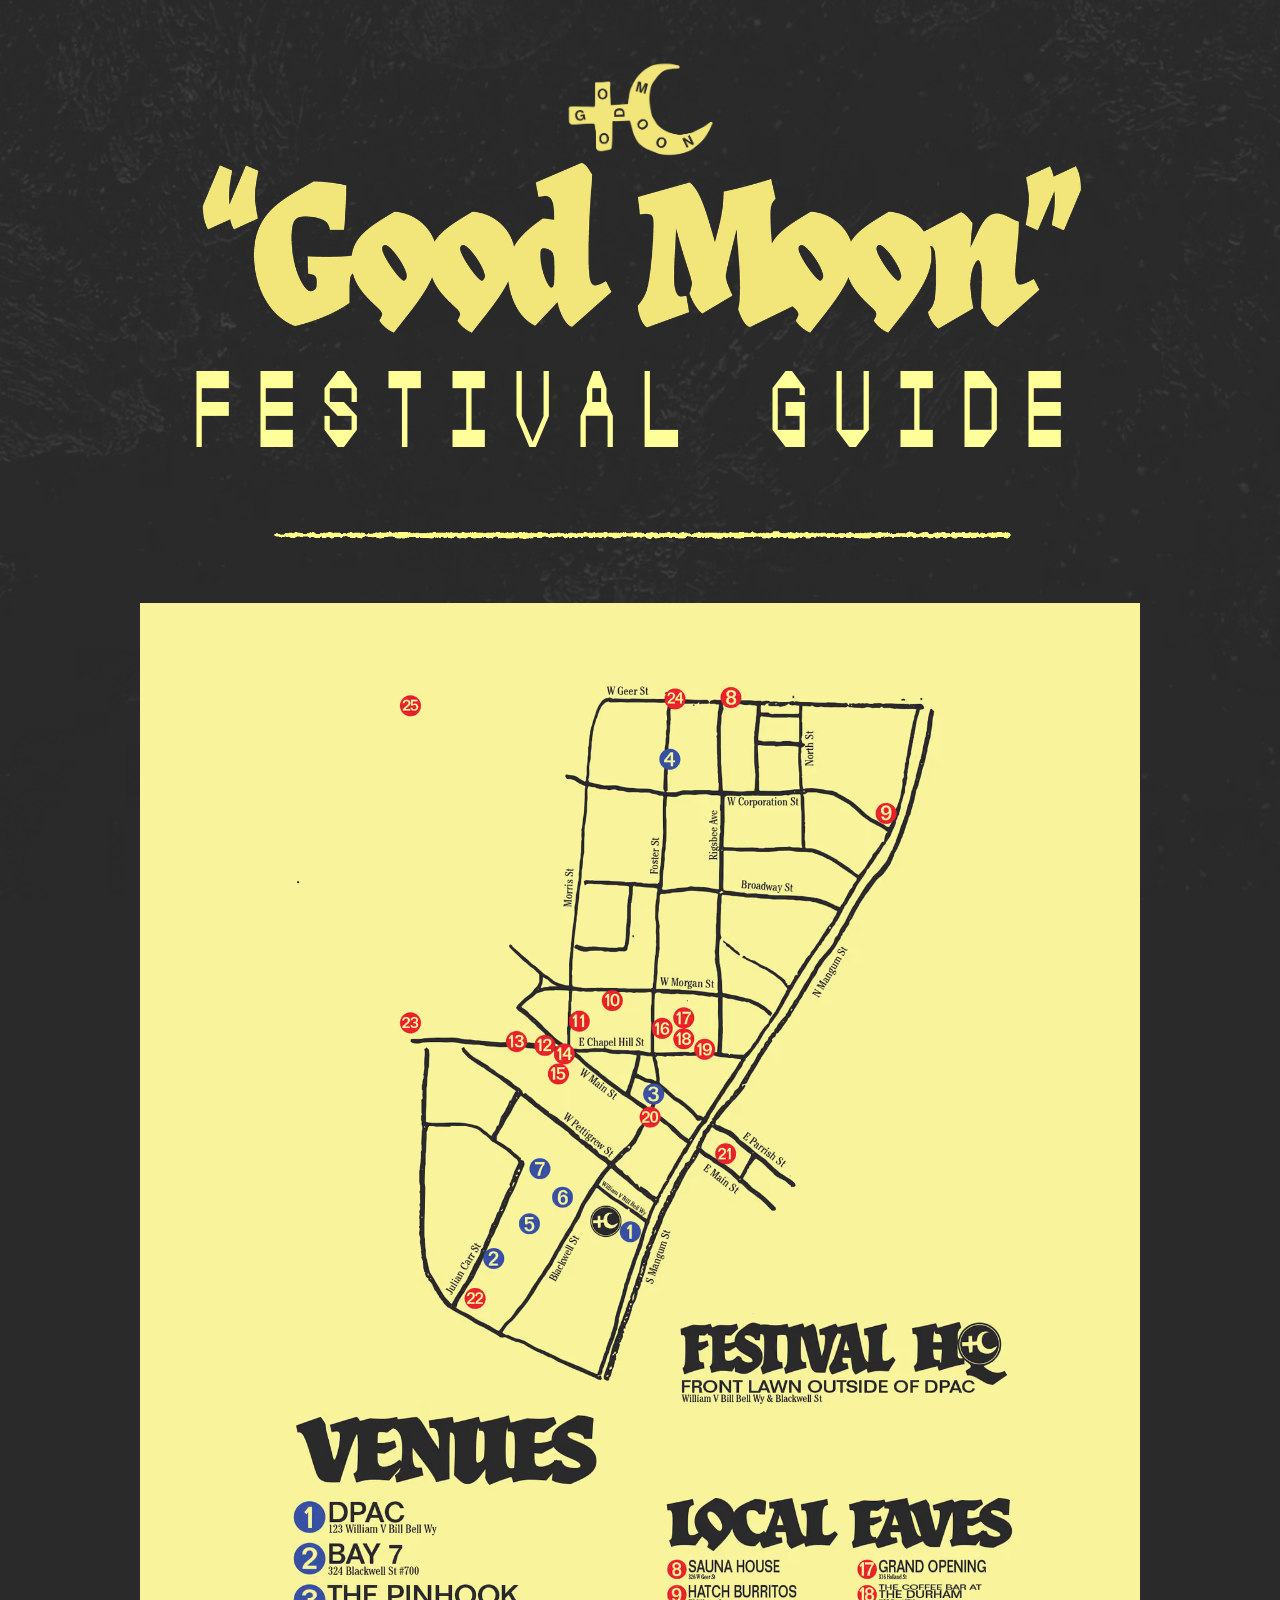
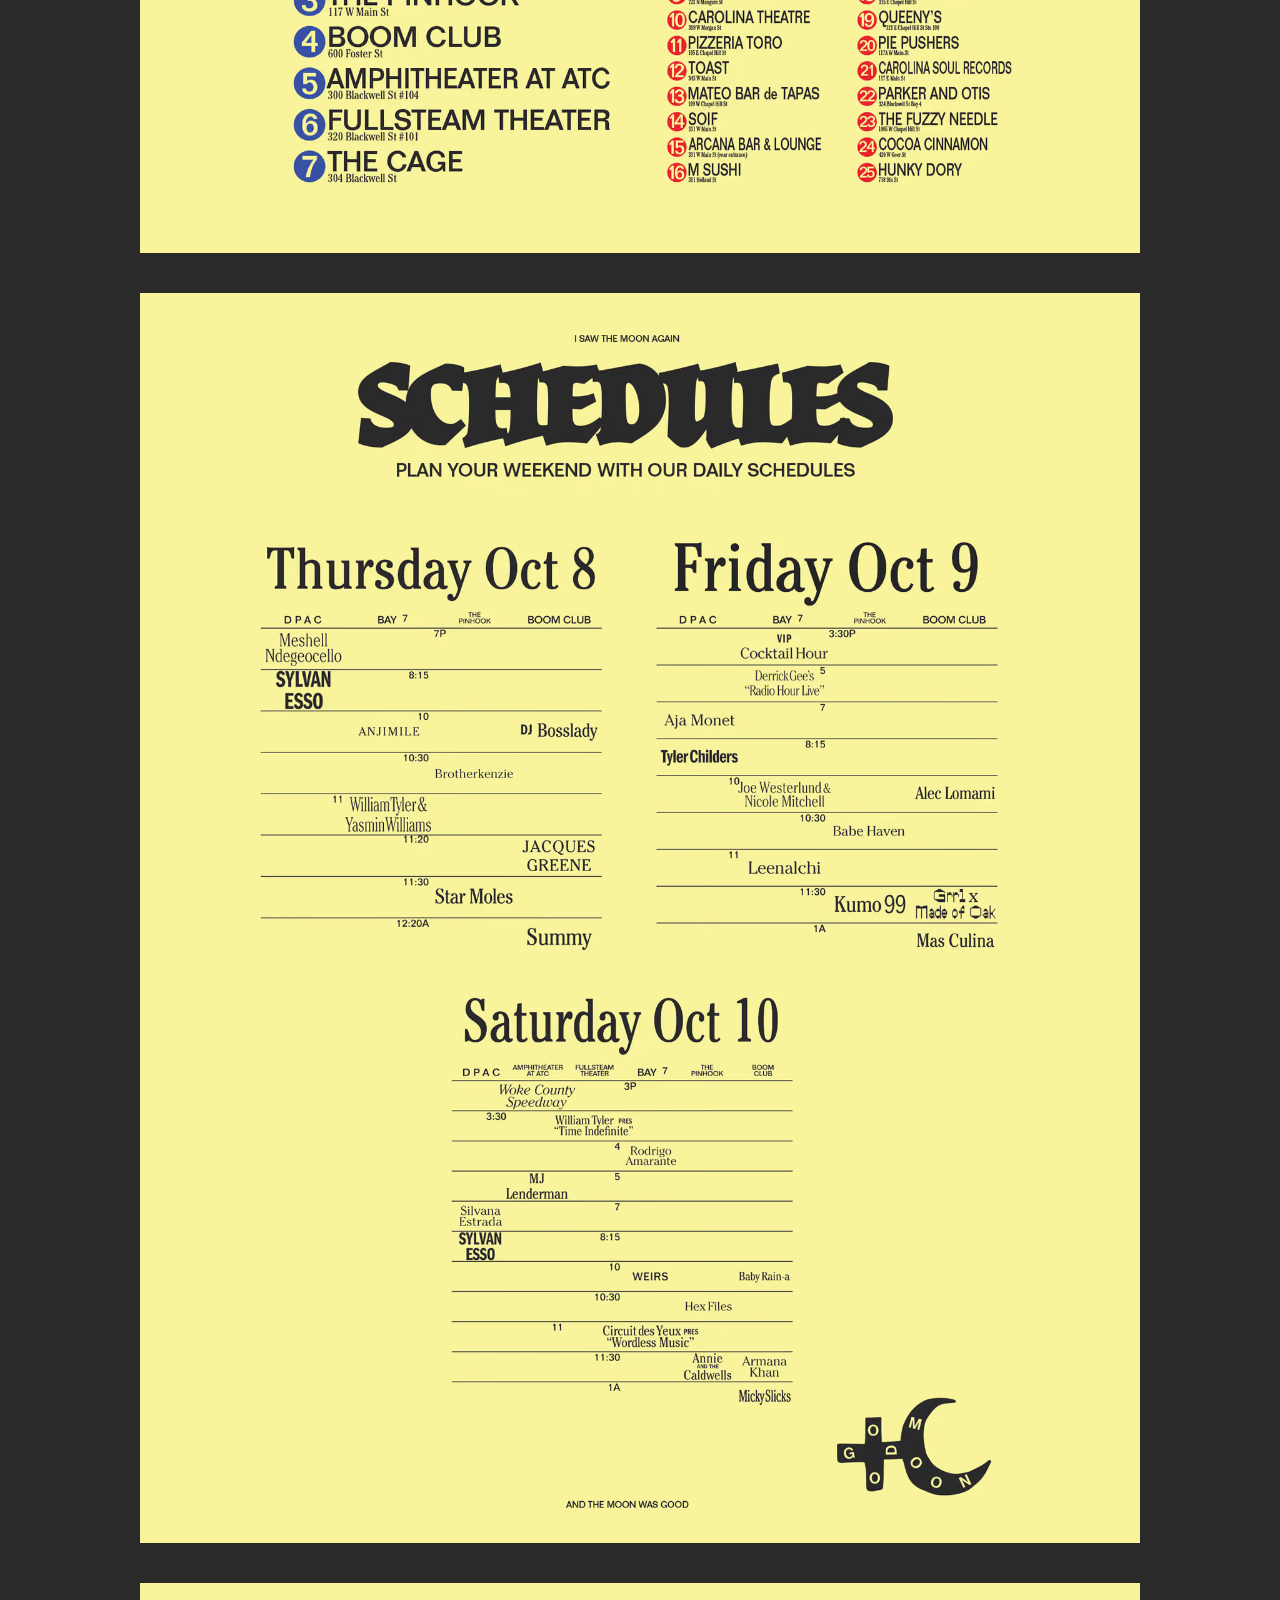
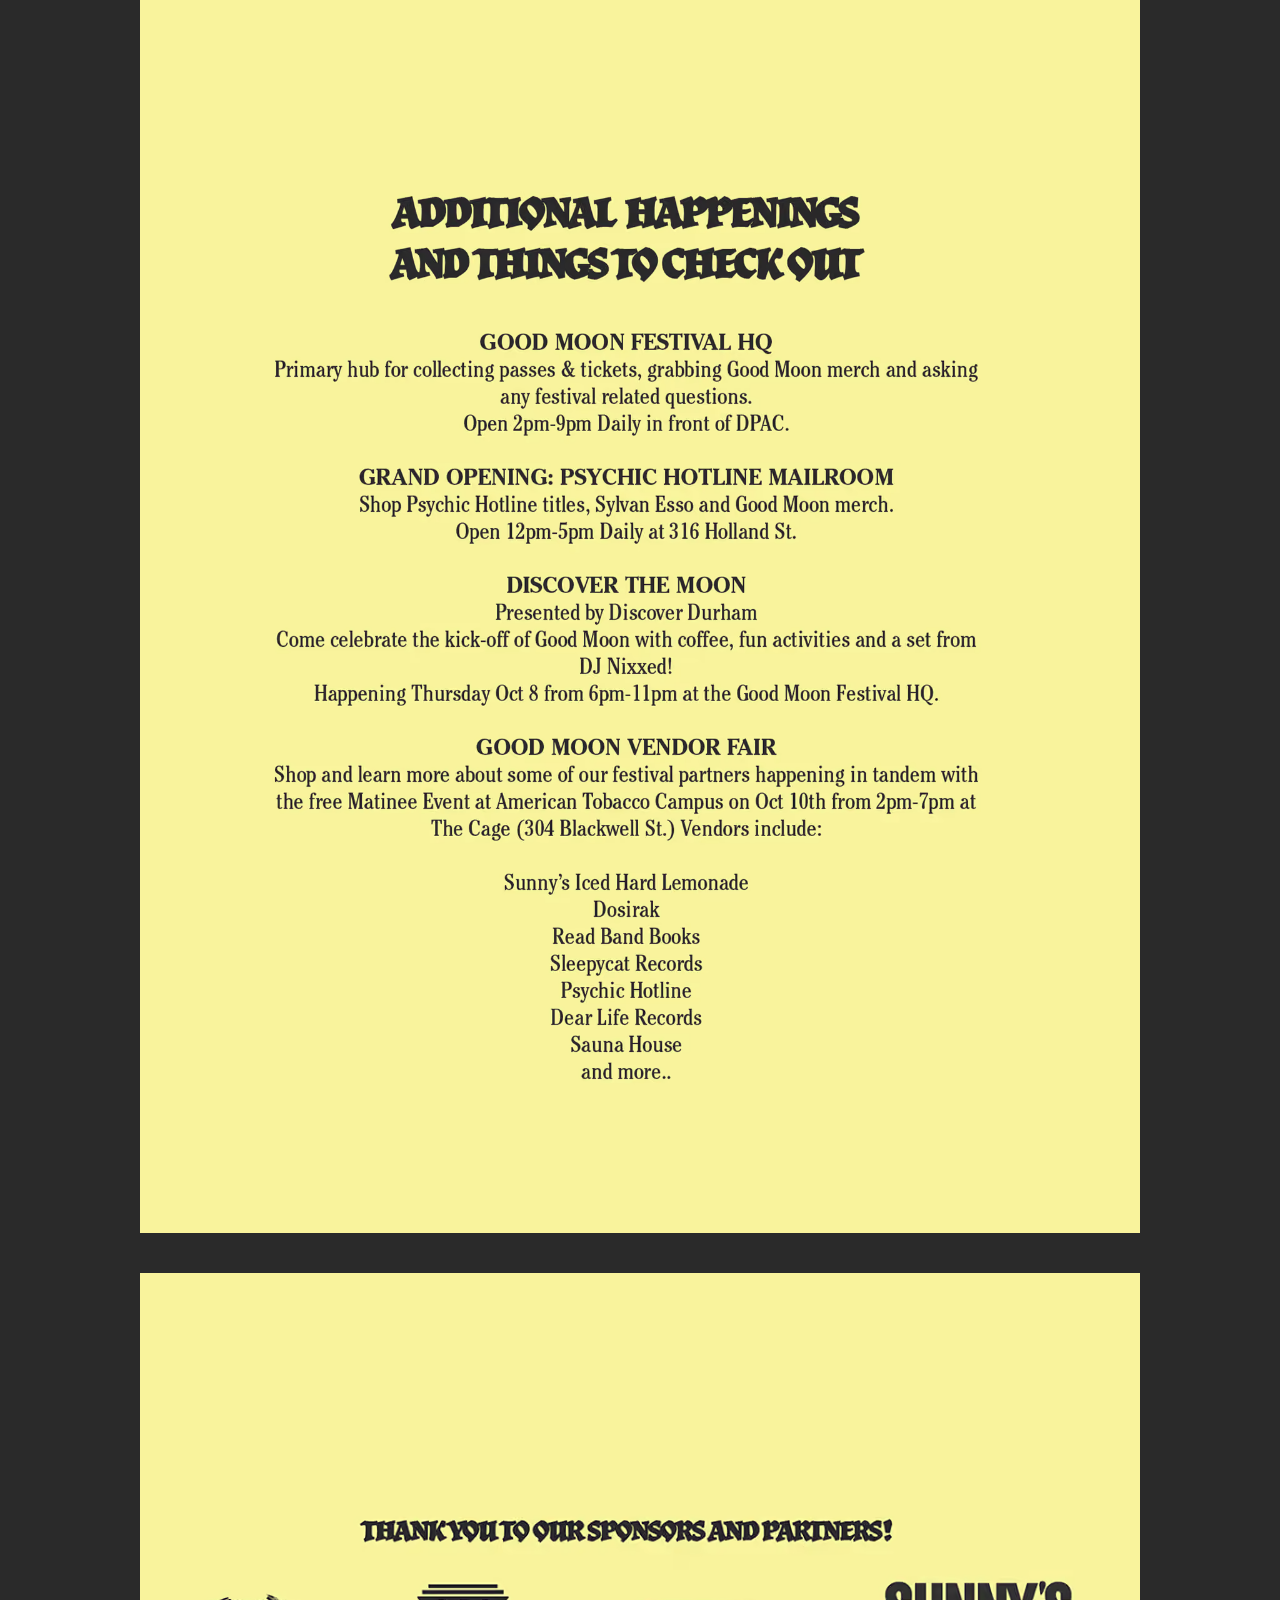
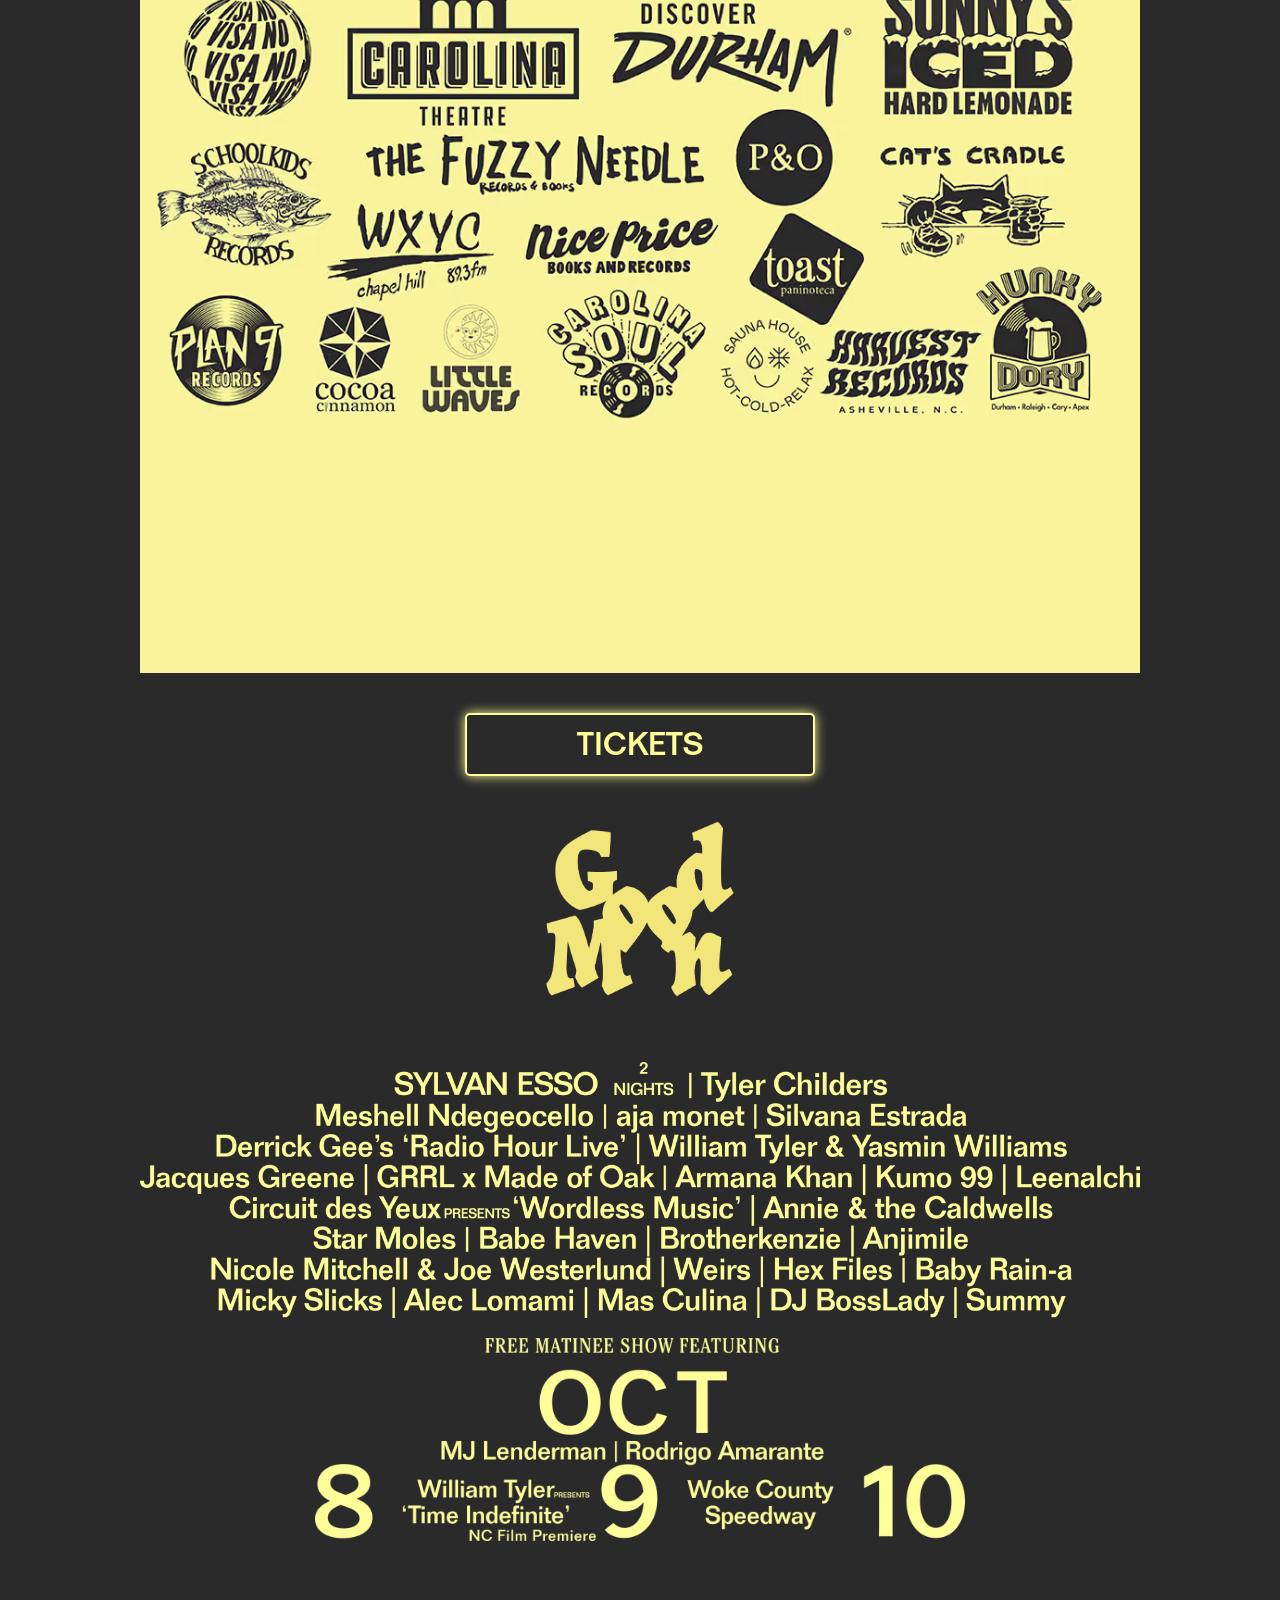
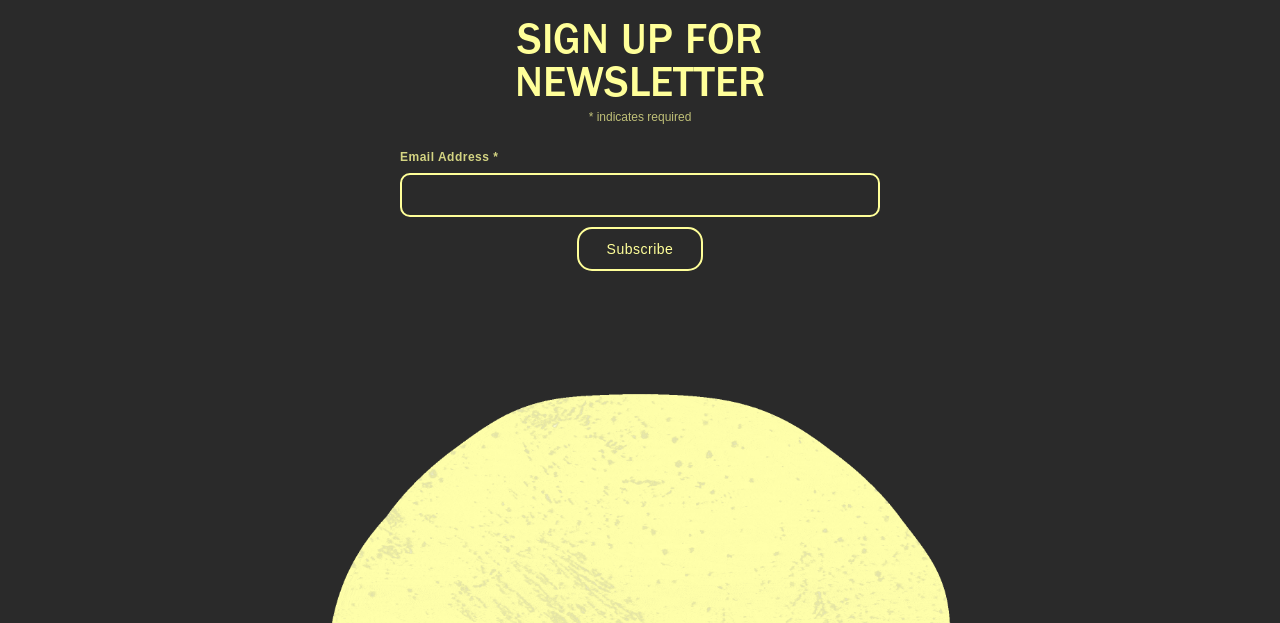
<file: festival-guide.html>
<!DOCTYPE html><!--  This site was created in Webflow. https://webflow.com  --><!--  Last Published: Fri Oct 09 2026 19:49:22 GMT+0000 (Coordinated Universal Time)  -->
<html data-wf-page="6ac93ae63915757697e5f2d0" data-wf-site="69fa5315053e97f702bbb917">
<head>
  <meta charset="utf-8">
  <title>Festival Guide | Good Moon | Durham, NC</title>
  <meta content="Guide to Festival Happenings" name="description">
  <meta content="Festival Guide | Good Moon | Durham, NC" property="og:title">
  <meta content="Guide to Festival Happenings" property="og:description">
  <meta content="https://cdn.prod.website-files.com/69fa5315053e97f702bbb917/6a031e4d492744aba5c4f9c2_good-moon-og-img.png" property="og:image">
  <meta content="Festival Guide | Good Moon | Durham, NC" name="twitter:title">
  <meta content="Guide to Festival Happenings" name="twitter:description">
  <meta property="og:type" content="website">
  <meta content="summary_large_image" name="twitter:card">
  <meta content="width=device-width, initial-scale=1" name="viewport">
  <meta content="Webflow" name="generator">
  <link href="css/normalize.css" rel="stylesheet" type="text/css">
  <link href="css/webflow.css" rel="stylesheet" type="text/css">
  <link href="css/good-moon.webflow.css" rel="stylesheet" type="text/css">
  <script type="text/javascript">!function(o,c){var n=c.documentElement,t=" w-mod-";n.className+=t+"js",("ontouchstart"in o||o.DocumentTouch&&c instanceof DocumentTouch)&&(n.className+=t+"touch")}(window,document);</script>
  <link href="images/favicon.png" rel="icon" type="image/png" sizes="32x32" media="(prefers-color-scheme: light)">
  <link href="images/favicon-dark.png" rel="icon" type="image/png" sizes="32x32" media="(prefers-color-scheme: dark)">
  <link href="images/favicon-48.png" rel="icon" type="image/png" sizes="48x48">
  <link href="images/webclip-180.png" rel="apple-touch-icon" sizes="180x180">
  <link href="images/webclip-192.png" rel="icon" type="image/png" sizes="192x192">
  <link href="images/webclip.png" rel="icon" type="image/png" sizes="512x512">
  <script type="text/javascript">!function(f,b,e,v,n,t,s){if(f.fbq)return;n=f.fbq=function(){n.callMethod?n.callMethod.apply(n,arguments):n.queue.push(arguments)};if(!f._fbq)f._fbq=n;n.push=n;n.loaded=!0;n.version='2.0';n.agent='plwebflow';n.queue=[];t=b.createElement(e);t.async=!0;t.src=v;s=b.getElementsByTagName(e)[0];s.parentNode.insertBefore(t,s)}(window,document,'script','https://connect.facebook.net/en_US/fbevents.js');fbq('init', '1639951707254204');fbq('track', 'PageView');</script><!--  Meta Pixel Code  -->
  <script>
!function(f,b,e,v,n,t,s)
{if(f.fbq)return;n=f.fbq=function(){n.callMethod?
n.callMethod.apply(n,arguments):n.queue.push(arguments)};
if(!f._fbq)f._fbq=n;n.push=n;n.loaded=!0;n.version='2.0';
n.queue=[];t=b.createElement(e);t.async=!0;
t.src=v;s=b.getElementsByTagName(e)[0];
s.parentNode.insertBefore(t,s)}(window,document,'script',
'https://connect.facebook.net/en_US/fbevents.js');
 fbq('init', '1639951707254204'); 
fbq('track', 'PageView');
</script>
  <noscript>
    <img height="1" width="1" src="https://www.facebook.com/tr?id=1639951707254204&ev=PageView
&noscript=1">
  </noscript>
  <!--  End Meta Pixel Code  -->
</head>
<body class="body">
  <div class="background">
    <div class="page-wrapper">
      <div class="save-the-date-container"><img src="images/26_GoodMoon_Icons-02-copy.avif" loading="lazy" sizes="100vw" srcset="images/26_GoodMoon_Icons-02-copy-p-500.png 500w, images/26_GoodMoon_Icons-02-copy-p-800.png 800w, images/26_GoodMoon_Icons-02-copy-p-1080.png 1080w, images/26_GoodMoon_Icons-02-copy.avif 2775w" alt="" class="image-2">
        <a href="index.html" class="w-inline-block"><img src="images/26_GoodMoon_Icons-01-copy.avif" loading="lazy" sizes="100vw" srcset="images/26_GoodMoon_Icons-01-copy-p-500.png 500w, images/26_GoodMoon_Icons-01-copy-p-800.png 800w, images/26_GoodMoon_Icons-01-copy-p-1080.png 1080w, images/26_GoodMoon_Icons-01-copy-p-1600.png 1600w, images/26_GoodMoon_Icons-01-copy-p-2000.png 2000w, images/26_GoodMoon_Icons-01-copy.avif 6102w" alt="" class="image"></a>
        <div class="text-block-7">FESTIVAL GUIDE</div><img src="images/good-moon-divider.gif" loading="lazy" alt="" class="image-6">
        <div class="schedule-graphics"><img src="images/2_GM26_Brochure_MAP_4x5.avif" loading="eager" sizes="(max-width: 2500px) 100vw, 2500px" srcset="images/2_GM26_Brochure_MAP_4x5-p-500.avif 500w, images/2_GM26_Brochure_MAP_4x5-p-800.avif 800w, images/2_GM26_Brochure_MAP_4x5-p-1080.avif 1080w, images/2_GM26_Brochure_MAP_4x5-p-1600.avif 1600w, images/2_GM26_Brochure_MAP_4x5-p-2000.avif 2000w, images/2_GM26_Brochure_MAP_4x5.avif 2500w" alt="" class="image-16">
          <a href="schedule.html" class="w-inline-block"><img src="images/3_GM26_Brochure_SCHED_4x5.avif" loading="eager" sizes="(max-width: 4500px) 100vw, 4500px" srcset="images/3_GM26_Brochure_SCHED_4x5-p-500.avif 500w, images/3_GM26_Brochure_SCHED_4x5-p-800.avif 800w, images/3_GM26_Brochure_SCHED_4x5-p-1080.avif 1080w, images/3_GM26_Brochure_SCHED_4x5-p-1600.avif 1600w, images/3_GM26_Brochure_SCHED_4x5-p-2000.avif 2000w, images/3_GM26_Brochure_SCHED_4x5-p-2600.avif 2600w, images/3_GM26_Brochure_SCHED_4x5-p-3200.avif 3200w, images/3_GM26_Brochure_SCHED_4x5.avif 4500w" alt="" class="image-15"></a><img src="images/4_GM26_Brochure_ADDL_4x5.avif" loading="eager" sizes="(max-width: 4500px) 100vw, 4500px" srcset="images/4_GM26_Brochure_ADDL_4x5-p-500.avif 500w, images/4_GM26_Brochure_ADDL_4x5-p-800.avif 800w, images/4_GM26_Brochure_ADDL_4x5-p-1080.avif 1080w, images/4_GM26_Brochure_ADDL_4x5-p-1600.avif 1600w, images/4_GM26_Brochure_ADDL_4x5-p-2000.avif 2000w, images/4_GM26_Brochure_ADDL_4x5-p-2600.avif 2600w, images/4_GM26_Brochure_ADDL_4x5-p-3200.avif 3200w, images/4_GM26_Brochure_ADDL_4x5.avif 4500w" alt="" class="image-14"><img src="images/5_Sponsors-Partners_SQUARE.avif" loading="eager" alt="" class="image-14">
          <a href="tickets.html" target="_blank" class="link tickets">TICKETS</a>
        </div>
        <a href="index.html" class="w-inline-block"><img src="images/26_GoodMoon_Icons-04-copy.avif" loading="lazy" sizes="100vw" srcset="images/26_GoodMoon_Icons-04-copy-p-500.png 500w, images/26_GoodMoon_Icons-04-copy-p-800.png 800w, images/26_GoodMoon_Icons-04-copy.avif 2260w" alt="" class="image-3 tickets"></a><img src="images/LINEUP-v3.png" loading="lazy" sizes="100vw" srcset="images/LINEUP-v3-p-500.png 500w, images/LINEUP-v3-p-800.png 800w, images/LINEUP-v3-p-1080.png 1080w, images/LINEUP-v3-p-1600.png 1600w, images/LINEUP-v3-p-2000.png 2000w, images/LINEUP-v3.png 3932w" alt="" class="image-13"><img src="images/dates-v3.avif" loading="lazy" sizes="100vw" srcset="images/dates-v3-p-500.avif 500w, images/dates-v3-p-800.avif 800w, images/dates-v3-p-1080.avif 1080w, images/dates-v3-p-1600.avif 1600w, images/dates-v3-p-2000.avif 2000w, images/dates-v3.avif 3143w" alt="" class="image-12">
        <div class="newsletter-div">
          <div id="updates" class="text-block-6 aftershow">SIGN UP FOR NEWSLETTER</div>
          <div class="code-embed w-embed w-script">
            <div id="mc_embed_shell">
              <link href="//cdn-images.mailchimp.com/embedcode/classic-061523.css" rel="stylesheet" type="text/css">
              <style type="text/css">
/* FORM CONTAINER */
#mc_embed_signup {
  background: transparent !important;
  padding: 10px;
  border-radius: 16px;
  max-width: 500px;
  margin: 0 auto;
  font-family: Helvetica, Arial, sans-serif;
  color: #FFFF99;
}
/* TITLE */
#mc_embed_signup h2 {
  text-align: center;
  margin-bottom: 10px;
  font-weight: 100;
  letter-spacing: 0.5px;
}
/* REQUIRED TEXT */
#mc_embed_signup .indicates-required {
  text-align: center;
  font-size: 12px;
  opacity: 0.7;
  margin-bottom: 20px;
}
/* LABEL */
#mc_embed_signup label {
  display: block;
  margin-bottom: 6px;
  font-size: 12px;
  letter-spacing: 0.5px;
  opacity: 0.8;
}
/* INPUT FIELD */
#mc_embed_signup input[type="email"] {
  width: 100%;
  background-color: #2A2A2A !important;
  color: #FFFF99 !important;
  border: 2px solid #FFFF99 !important;
  border-radius: 10px;
  padding: 12px 14px;
  font-size: 14px;
  transition: all 0.2s ease;
}
/* INPUT FOCUS (subtle glow) */
#mc_embed_signup input[type="email"]:focus {
  outline: none;
  box-shadow: 0 0 10px rgba(255, 255, 153, 0.4);
  border-color: #FFFF99;
}
/* PLACEHOLDER */
#mc_embed_signup input[type="email"]::placeholder {
  color: rgba(255, 255, 153, 0.6);
}
/* FIELD SPACING */
#mc_embed_signup .mc-field-group {
  margin-bottom: 10px;
}
/* CENTER BUTTON */
#mc_embed_signup .clear {
  text-align: center;
}
/* BUTTON */
#mc_embed_signup input.button {
  background-color: #2a2a2a !important;
  color: #FFFF99 !important;
  border: 2px solid #FFFF99 !important;
  border-radius: 15px;
  padding: 12px 28px;
  font-size: 14px;
  letter-spacing: 0.5px;
  cursor: pointer;
  transition: all 0.2s ease;
  display: inline-flex;
  align-items: center;
  justify-content: center;
  line-height: 1;
  font-size: 14px;
  letter-spacing: 0.5px;
  cursor: pointer;
  -webkit-appearance: none;
  appearance: none;
  height: 44px;
}
/* BUTTON HOVER */
#mc_embed_signup input.button:hover {
  background-color: #FFFF99 !important;
  color: #000000 !important;
  box-shadow: 0 0 12px rgba(255, 255, 153, 0.6);
}
/* ERROR / SUCCESS MESSAGES */
#mc_embed_signup .response {
  margin-top: 5px;
  font-size: 16px;
  text-align: center;
}
/* SUCCESS MESSAGE CONTAINER */
#mc_embed_signup #mce-success-response {
  background: #000000 !important;
  color: #FFFF99 !important;
  border: 1px solid #FFFF99 !important;
  border-radius: 12px;
  padding: 14px 16px;
  margin-top: 16px;
  text-align: center;
  font-size: 14px;
  line-height: 1.4;
/* subtle glow */
  box-shadow: 0 0 12px rgba(255, 255, 153, 0.25);
/* smoother appearance */
  opacity: 0;
  transform: translateY(10px);
  transition: all 0.3s ease;
}
/* When Mailchimp shows it */
#mc_embed_signup #mce-success-response[style*="display: block"] {
  opacity: 1;
  transform: translateY(0);
}
/* Add your own Mailchimp form style overrides in your site stylesheet or in this style block.
We recommend moving this block and the preceding CSS link to the HEAD of your HTML file. */
</style>
              <div id="mc_embed_signup">
                <form action="https://goodmoonnc.us11.list-manage.com/subscribe/post?
u=e81c2adaa16448844629bfd45&amp;id=fb41e5bf0b&amp;f_id=00b42ae1f0" method="post" id="mc-embedded-subscribe-form" name="mc-
embedded-subscribe-form" class="validate" target="_blank">
                  <div id="mc_embed_signup_scroll">
                    <h2></h2>
                    <div class="indicates-required"><span class="asterisk">*</span> indicates required</div>
                    <div class="mc-field-group"><label for="mce-EMAIL">Email Address <span class="asterisk">*</span></label><input type="email" name="EMAIL" class="required email" id="mce-EMAIL" required="" value=""></div>
                    <div hidden=""><input type="hidden" name="tags" value="8118187"></div>
                    <div id="mce-responses" class="clear">
                      <div class="response" id="mce-error-response" style="display: none;"></div>
                      <div class="response" id="mce-success-response" style="display: none;"></div>
                    </div>
                    <div aria-hidden="true" style="position: absolute; left: -5000px;"><input type="text" name="b_e81c2adaa16448844629bfd45_fb41e5bf0b" tabindex="-1" value=""></div>
                    <div class="clear"><input type="submit" name="subscribe" id="mc-embedded-subscribe" class="button" value="Subscribe"></div>
                  </div>
                </form>
              </div>
              <script type="text/javascript" src="https://s3.amazonaws.com/downloads.mailchimp.com/js/mc-validate.js"></script>
              <script type="text/javascript" src="https://s3.amazonaws.com/downloads.mailchimp.com/js/mc-sms-phone.js"></script>
              <script type="text/javascript">(function($) {window.fnames =
new Array(); window.ftypes = new
Array();fnames[0]='EMAIL';ftypes[0]='email';fnames[1]='FNAME';ftypes[1]='text';fnames[2]='LNAME';ftypes[2]='text';fnames[3]='ADDRESS';ftypes[3]
(jQuery));var $mcj = jQuery.noConflict(true);
// SMS Phone Multi-Country Functionality
if(!window.MC) {
window.MC = {};
}
window.MC.smsPhoneData = {
defaultCountryCode: 'US',
programs: [],
smsProgramDataCountryNames: []
};
function getCountryUnicodeFlag(countryCode) {
return countryCode.toUpperCase().replace(/./g, (char) => String.fromCodePoint(char.charCodeAt(0) + 127397))
};
// HTML sanitization function to prevent XSS
function sanitizeHtml(str) {
if (typeof str !== 'string') return '';
return str
.replace(/&/g, '&amp;')
.replace(/</g, '&lt;')
.replace(/>/g, '&gt;')
.replace(/"/g, '&quot;')
.replace(/'/g, '&#x27;')
.replace(/\//g, '&#x2F;');
}
// URL sanitization function to prevent javascript: and data: URLs
function sanitizeUrl(url) {
if (typeof url !== 'string') return '';
const trimmedUrl = url.trim().toLowerCase();
if (trimmedUrl.startsWith('javascript:') || trimmedUrl.startsWith('data:') || trimmedUrl.startsWith('vbscript:')) {
return '#';
}
return url;
}
const getBrowserLanguage = () => {
if (!window?.navigator?.language?.split('-')[1]) {
return window?.navigator?.language?.toUpperCase();
}
return window?.navigator?.language?.split('-')[1];
};
// getBrowserLanguageCode() and getSmsProgramForCountryAndLanguage() are provided globally
// by the external mc-sms-phone.js script loaded alongside this inline form script.
function getDefaultCountryProgram(defaultCountryCode, smsProgramData) {
if (!smsProgramData || smsProgramData.length === 0) {
return null;
}
var browserCountryCode = getBrowserLanguage();
var browserLangCode = getBrowserLanguageCode();
if (browserCountryCode) {
var match = getSmsProgramForCountryAndLanguage(smsProgramData, browserCountryCode, browserLangCode);
if (match) { return match; }
}
if (defaultCountryCode) {
var match = getSmsProgramForCountryAndLanguage(smsProgramData, defaultCountryCode, browserLangCode);
if (match) { return match; }
}
return smsProgramData[0];
}
function updateSmsLegalText(countryCode, fieldName) {
if (!countryCode || !fieldName) {
return;
}
var programs = window?.MC?.smsPhoneData?.programs;
if (!programs || !Array.isArray(programs)) {
return;
}
var browserLangCode = getBrowserLanguageCode();
var program = getSmsProgramForCountryAndLanguage(programs, countryCode, browserLangCode);
if (!program || !program.requiredTemplate) {
return;
}
var smsConsentHtmlRenderingFixEnabled = true;
const legalTextElement = document.querySelector('#legal-text-' + fieldName);
if (!legalTextElement) {
return;
}
const divRegex = new RegExp('</?[div][^>]*>', 'gi');
const blockWrapperRegex = new RegExp('</?(?:div|p)[^>]*>', 'gi');
const fullAnchorRegex = new RegExp('<a.*?</a>', 'g');
const anchorRegex = new RegExp('<a href="(.*?)" target="(.*?)">(.*?)</a>');
const template = smsConsentHtmlRenderingFixEnabled
? program.requiredTemplate
.replace(/<\/p>\s*<p[^>]*>/gi, ' ')
.replace(blockWrapperRegex, '')
: program.requiredTemplate.replace(divRegex, '');
legalTextElement.textContent = '';
const parts = template.split(/(<a href=".*?"(?: target=".*?")?>.*?<\/a>)/g);
parts.forEach(function(part) {
if (!part) {
return;
}
const anchorMatch = part.match(/<a href="(.*?)"(?: target="(.*?)")?>(.+?)<\/a>/);
if (anchorMatch) {
const linkElement = document.createElement('a');
linkElement.href = sanitizeUrl(anchorMatch[1]);
linkElement.target = anchorMatch[2] ? sanitizeHtml(anchorMatch[2]) : '_blank';
linkElement.rel = 'noopener noreferrer';
linkElement.textContent = sanitizeHtml(anchorMatch[3]);
legalTextElement.appendChild(linkElement);
} else {
legalTextElement.appendChild(document.createTextNode(part));
}
});
}
function generateDropdownOptions(smsProgramData) {
if (!smsProgramData || smsProgramData.length === 0) {
return '';
}
var programs = true
? smsProgramData.filter(function(p, i, arr) {
return arr.findIndex(function(q) { return q.countryCode === p.countryCode; }) === i;
})
: smsProgramData;
return programs.map(program => {
const flag = getCountryUnicodeFlag(program.countryCode);
const countryName = getCountryName(program.countryCode);
const callingCode = program.countryCallingCode || '';
// Sanitize all values to prevent XSS
const sanitizedCountryCode = sanitizeHtml(program.countryCode || '');
const sanitizedCountryName = sanitizeHtml(countryName || '');
const sanitizedCallingCode = sanitizeHtml(callingCode || '');
return '<option value="' + sanitizedCountryCode + '">' + sanitizedCountryName + ' ' + sanitizedCallingCode + '</option>';
}).join('');
}
function getCountryName(countryCode) {
if (window.MC?.smsPhoneData?.smsProgramDataCountryNames &&
Array.isArray(window.MC.smsPhoneData.smsProgramDataCountryNames)) {
for (let i = 0; i < window.MC.smsPhoneData.smsProgramDataCountryNames.length; i++) {
if (window.MC.smsPhoneData.smsProgramDataCountryNames[i].code === countryCode) {
return window.MC.smsPhoneData.smsProgramDataCountryNames[i].name;
}
}
}
return countryCode;
}
function getDefaultPlaceholder(countryCode) {
if (!countryCode || typeof countryCode !== 'string') {
return '+1 000 000 0000'; // Default US placeholder
}
var mockPlaceholders = [
{
countryCode: 'US',
placeholder: '+1 000 000 0000',
helpText: 'Include the US country code +1 before the phone number',
},
{
countryCode: 'GB',
placeholder: '+44 0000 000000',
helpText: 'Include the GB country code +44 before the phone number',
},
{
countryCode: 'CA',
placeholder: '+1 000 000 0000',
helpText: 'Include the CA country code +1 before the phone number',
},
{
countryCode: 'AU',
placeholder: '+61 000 000 000',
helpText: 'Include the AU country code +61 before the phone number',
},
{
countryCode: 'DE',
placeholder: '+49 000 0000000',
helpText: 'Fügen Sie vor der Telefonnummer die DE-Ländervorwahl +49 ein',
},
{
countryCode: 'FR',
placeholder: '+33 0 00 00 00 00',
helpText: 'Incluez le code pays FR +33 avant le numéro de téléphone',
},
{
countryCode: 'ES',
placeholder: '+34 000 000 000',
helpText: 'Incluya el código de país ES +34 antes del número de teléfono',
},
{
countryCode: 'NL',
placeholder: '+31 0 00000000',
helpText: 'Voeg de NL-landcode +31 toe vóór het telefoonnummer',
},
{
countryCode: 'BE',
placeholder: '+32 000 00 00 00',
helpText: 'Incluez le code pays BE +32 avant le numéro de téléphone',
},
{
countryCode: 'CH',
placeholder: '+41 00 000 00 00',
helpText: 'Fügen Sie vor der Telefonnummer die CH-Ländervorwahl +41 ein',
},
{
countryCode: 'AT',
placeholder: '+43 000 000 0000',
helpText: 'Fügen Sie vor der Telefonnummer die AT-Ländervorwahl +43 ein',
},
{
countryCode: 'IE',
placeholder: '+353 00 000 0000',
helpText: 'Include the IE country code +353 before the phone number',
},
{
countryCode: 'IT',
placeholder: '+39 000 000 0000',
helpText: 'Includere il prefisso internazionale IT +39 prima del numero di telefono',
},
{
countryCode: 'NO',
placeholder: '+47 000 00 000',
helpText: 'Inkluder NO landskode +47 før telefonnummeret',
},
{
countryCode: 'SE',
placeholder: '+46 00 000 00 00',
helpText: 'Inkludera SE landskod +46 före telefonnumret',
},
{
countryCode: 'DK',
placeholder: '+45 00 00 00 00',
helpText: 'Inkluder DK landekode +45 før telefonnummeret',
},
{
countryCode: 'FI',
placeholder: '+358 00 000 0000',
helpText: 'Sisällytä FI-maakoodi +358 ennen puhelinnumeroa',
},
{
countryCode: 'EE',
placeholder: '+372 0000 0000',
helpText: 'Lisage EE riigikood +372 telefoninumbri ette',
},
{
countryCode: 'PL',
placeholder: '+48 000 000 000',
helpText: 'Podaj numer kierunkowy PL +48 przed numerem telefonu',
},
{
countryCode: 'SK',
placeholder: '+421 000 000 000',
helpText: 'Pred telefónne číslo uveďte kód krajiny SK +421',
},
{
countryCode: 'LV',
placeholder: '+371 0000 0000',
helpText: 'Iekļaujiet LV valsts kodu +371 pirms tālruņa numura',
},
{
countryCode: 'LT',
placeholder: '+370 0000 0000',
helpText: 'Įtraukite LT šalies kodą +370 prieš telefono numerį',
},
{
countryCode: 'GR',
placeholder: '+30 000 000 0000',
helpText: 'Συμπεριλάβετε τον κωδικό χώρας GR +30 πριν από τον αριθμό τηλεφώνου',
},
{
countryCode: 'PT',
placeholder: '+351 000 000 000',
helpText: 'Inclua o código de país PT +351 antes do número de telefone',
},
{
countryCode: 'HR',
placeholder: '+385 00 000 0000',
helpText: 'Uključite HR pozivni broj države +385 prije telefonskog broja',
},
{
countryCode: 'SI',
placeholder: '+386 00 000 000',
helpText: 'Vključite SI kodo države +386 pred telefonsko številko',
},
{
countryCode: 'IS',
placeholder: '+354 000 0000',
helpText: 'Láttu IS landsnúmer +354 fylgja á undan símanúmerinu',
},
{
countryCode: 'LU',
placeholder: '+352 000 000 000',
helpText: 'Incluez le code pays LU +352 avant le numéro de téléphone',
},
{
countryCode: 'MC',
placeholder: '+377 00 00 00 00',
helpText: 'Incluez le code pays MC +377 avant le numéro de téléphone',
},
{
countryCode: 'AD',
placeholder: '+376 000 000',
helpText: 'Incloeu el codi de país AD +376 abans del número de telèfon',
},
{
countryCode: 'JE',
placeholder: '+44 0000 000000',
helpText: 'Include the JE country code +44 before the phone number',
},
{
countryCode: 'IM',
placeholder: '+44 0000 000000',
helpText: 'Include the IM country code +44 before the phone number',
},
{
countryCode: 'GG',
placeholder: '+44 0000 000000',
helpText: 'Include the GG country code +44 before the phone number',
},
{
countryCode: 'AL',
placeholder: '+355 00 000 0000',
helpText: 'Përfshini kodin e vendit AL +355 para numrit të telefonit',
},
{
countryCode: 'SM',
placeholder: '+378 0000 000000',
helpText: 'Includere il prefisso internazionale SM +378 prima del numero di telefono',
},
{
countryCode: 'FO',
placeholder: '+298 000000',
helpText: 'Inkluder FO landekode +298 før telefonnummeret',
},
{
countryCode: 'MT',
placeholder: '+356 0000 0000',
helpText: 'Include the MT country code +356 before the phone number',
},
{
countryCode: 'LI',
placeholder: '+423 000 0000',
helpText: 'Fügen Sie vor der Telefonnummer die LI-Ländervorwahl +423 ein',
},
{
countryCode: 'GI',
placeholder: '+350 000 00000',
helpText: 'Include the GI country code +350 before the phone number',
},
{
countryCode: 'MD',
placeholder: '+373 00 000 000',
helpText: 'Includeți codul de țară MD +373 înaintea numărului de telefon',
},
{
countryCode: 'HU',
placeholder: '+36 00 000 0000',
helpText: 'A telefonszám előtt adja meg a HU országkódot +36',
},
{
countryCode: 'NZ',
placeholder: '+64 00 000 0000',
helpText: 'Include the NZ country code +64 before the phone number',
},
{
countryCode: 'ME',
placeholder: '+382 00 000 000',
helpText: 'Uključite ME pozivni broj države +382 prije telefonskog broja',
},
];
const selectedPlaceholder = mockPlaceholders.find(function(item) {
return item && item.countryCode === countryCode;
});
return selectedPlaceholder ? selectedPlaceholder.placeholder : mockPlaceholders[0].placeholder;
}
function updatePlaceholder(countryCode, fieldName) {
if (!countryCode || !fieldName) {
return;
}
const phoneInput = document.querySelector('#mce-' + fieldName);
if (!phoneInput) {
return;
}
const placeholder = getDefaultPlaceholder(countryCode);
if (placeholder) {
phoneInput.placeholder = placeholder;
}
}
function updateCountryCodeInstruction(countryCode, fieldName) {
updatePlaceholder(countryCode, fieldName);
}
function getDefaultHelpText(countryCode) {
var mockPlaceholders = [
{
countryCode: 'US',
placeholder: '+1 000 000 0000',
helpText: 'Include the US country code +1 before the phone number',
},
{
countryCode: 'GB',
placeholder: '+44 0000 000000',
helpText: 'Include the GB country code +44 before the phone number',
},
{
countryCode: 'CA',
placeholder: '+1 000 000 0000',
helpText: 'Include the CA country code +1 before the phone number',
},
{
countryCode: 'AU',
placeholder: '+61 000 000 000',
helpText: 'Include the AU country code +61 before the phone number',
},
{
countryCode: 'DE',
placeholder: '+49 000 0000000',
helpText: 'Fügen Sie vor der Telefonnummer die DE-Ländervorwahl +49 ein',
},
{
countryCode: 'FR',
placeholder: '+33 0 00 00 00 00',
helpText: 'Incluez le code pays FR +33 avant le numéro de téléphone',
},
{
countryCode: 'ES',
placeholder: '+34 000 000 000',
helpText: 'Incluya el código de país ES +34 antes del número de teléfono',
},
{
countryCode: 'NL',
placeholder: '+31 0 00000000',
helpText: 'Voeg de NL-landcode +31 toe vóór het telefoonnummer',
},
{
countryCode: 'BE',
placeholder: '+32 000 00 00 00',
helpText: 'Incluez le code pays BE +32 avant le numéro de téléphone',
},
{
countryCode: 'CH',
placeholder: '+41 00 000 00 00',
helpText: 'Fügen Sie vor der Telefonnummer die CH-Ländervorwahl +41 ein',
},
{
countryCode: 'AT',
placeholder: '+43 000 000 0000',
helpText: 'Fügen Sie vor der Telefonnummer die AT-Ländervorwahl +43 ein',
},
{
countryCode: 'IE',
placeholder: '+353 00 000 0000',
helpText: 'Include the IE country code +353 before the phone number',
},
{
countryCode: 'IT',
placeholder: '+39 000 000 0000',
helpText: 'Includere il prefisso internazionale IT +39 prima del numero di telefono',
},
{
countryCode: 'NO',
placeholder: '+47 000 00 000',
helpText: 'Inkluder NO landskode +47 før telefonnummeret',
},
{
countryCode: 'SE',
placeholder: '+46 00 000 00 00',
helpText: 'Inkludera SE landskod +46 före telefonnumret',
},
{
countryCode: 'DK',
placeholder: '+45 00 00 00 00',
helpText: 'Inkluder DK landekode +45 før telefonnummeret',
},
{
countryCode: 'FI',
placeholder: '+358 00 000 0000',
helpText: 'Sisällytä FI-maakoodi +358 ennen puhelinnumeroa',
},
{
countryCode: 'EE',
placeholder: '+372 0000 0000',
helpText: 'Lisage EE riigikood +372 telefoninumbri ette',
},
{
countryCode: 'PL',
placeholder: '+48 000 000 000',
helpText: 'Podaj numer kierunkowy PL +48 przed numerem telefonu',
},
{
countryCode: 'SK',
placeholder: '+421 000 000 000',
helpText: 'Pred telefónne číslo uveďte kód krajiny SK +421',
},
{
countryCode: 'LV',
placeholder: '+371 0000 0000',
helpText: 'Iekļaujiet LV valsts kodu +371 pirms tālruņa numura',
},
{
countryCode: 'LT',
placeholder: '+370 0000 0000',
helpText: 'Įtraukite LT šalies kodą +370 prieš telefono numerį',
},
{
countryCode: 'GR',
placeholder: '+30 000 000 0000',
helpText: 'Συμπεριλάβετε τον κωδικό χώρας GR +30 πριν από τον αριθμό τηλεφώνου',
},
{
countryCode: 'PT',
placeholder: '+351 000 000 000',
helpText: 'Inclua o código de país PT +351 antes do número de telefone',
},
{
countryCode: 'HR',
placeholder: '+385 00 000 0000',
helpText: 'Uključite HR pozivni broj države +385 prije telefonskog broja',
},
{
countryCode: 'SI',
placeholder: '+386 00 000 000',
helpText: 'Vključite SI kodo države +386 pred telefonsko številko',
},
{
countryCode: 'IS',
placeholder: '+354 000 0000',
helpText: 'Láttu IS landsnúmer +354 fylgja á undan símanúmerinu',
},
{
countryCode: 'LU',
placeholder: '+352 000 000 000',
helpText: 'Incluez le code pays LU +352 avant le numéro de téléphone',
},
{
countryCode: 'MC',
placeholder: '+377 00 00 00 00',
helpText: 'Incluez le code pays MC +377 avant le numéro de téléphone',
},
{
countryCode: 'AD',
placeholder: '+376 000 000',
helpText: 'Incloeu el codi de país AD +376 abans del número de telèfon',
},
{
countryCode: 'JE',
placeholder: '+44 0000 000000',
helpText: 'Include the JE country code +44 before the phone number',
},
{
countryCode: 'IM',
placeholder: '+44 0000 000000',
helpText: 'Include the IM country code +44 before the phone number',
},
{
countryCode: 'GG',
placeholder: '+44 0000 000000',
helpText: 'Include the GG country code +44 before the phone number',
},
{
countryCode: 'AL',
placeholder: '+355 00 000 0000',
helpText: 'Përfshini kodin e vendit AL +355 para numrit të telefonit',
},
{
countryCode: 'SM',
placeholder: '+378 0000 000000',
helpText: 'Includere il prefisso internazionale SM +378 prima del numero di telefono',
},
{
countryCode: 'FO',
placeholder: '+298 000000',
helpText: 'Inkluder FO landekode +298 før telefonnummeret',
},
{
countryCode: 'MT',
placeholder: '+356 0000 0000',
helpText: 'Include the MT country code +356 before the phone number',
},
{
countryCode: 'LI',
placeholder: '+423 000 0000',
helpText: 'Fügen Sie vor der Telefonnummer die LI-Ländervorwahl +423 ein',
},
{
countryCode: 'GI',
placeholder: '+350 000 00000',
helpText: 'Include the GI country code +350 before the phone number',
},
{
countryCode: 'MD',
placeholder: '+373 00 000 000',
helpText: 'Includeți codul de țară MD +373 înaintea numărului de telefon',
},
{
countryCode: 'HU',
placeholder: '+36 00 000 0000',
helpText: 'A telefonszám előtt adja meg a HU országkódot +36',
},
{
countryCode: 'NZ',
placeholder: '+64 00 000 0000',
helpText: 'Include the NZ country code +64 before the phone number',
},
{
countryCode: 'ME',
placeholder: '+382 00 000 000',
helpText: 'Uključite ME pozivni broj države +382 prije telefonskog broja',
},
];
if (!countryCode || typeof countryCode !== 'string') {
return mockPlaceholders[0].helpText;
}
const selectedHelpText = mockPlaceholders.find(function(item) {
return item && item.countryCode === countryCode;
});
return selectedHelpText ? selectedHelpText.helpText : mockPlaceholders[0].helpText;
}
function setDefaultHelpText(countryCode) {
const helpTextSpan = document.querySelector('#help-text');
if (!helpTextSpan) {
return;
}
}
function updateHelpTextCountryCode(countryCode, fieldName) {
if (!countryCode || !fieldName) {
return;
}
setDefaultHelpText(countryCode);
}
function initializeSmsPhoneDropdown(fieldName) {
if (!fieldName || typeof fieldName !== 'string') {
return;
}
const dropdown = document.querySelector('#country-select-' + fieldName);
const displayFlag = document.querySelector('#flag-display-' + fieldName);
if (!dropdown || !displayFlag) {
return;
}
const smsPhoneData = window.MC?.smsPhoneData;
if (smsPhoneData && smsPhoneData.programs && Array.isArray(smsPhoneData.programs)) {
dropdown.innerHTML = generateDropdownOptions(smsPhoneData.programs);
}
const defaultProgram = getDefaultCountryProgram(smsPhoneData?.defaultCountryCode, smsPhoneData?.programs);
if (defaultProgram && defaultProgram.countryCode) {
dropdown.value = defaultProgram.countryCode;
const flagSpan = displayFlag?.querySelector('#flag-emoji-' + fieldName);
if (flagSpan) {
flagSpan.textContent = getCountryUnicodeFlag(defaultProgram.countryCode);
flagSpan.setAttribute('aria-label', sanitizeHtml(defaultProgram.countryCode) + ' flag');
}
updateSmsLegalText(defaultProgram.countryCode, fieldName);
updatePlaceholder(defaultProgram.countryCode, fieldName);
updateCountryCodeInstruction(defaultProgram.countryCode, fieldName);
}
var smsNotRequiredRemoveCountryCodeEnabled = true;
var smsField = Object.values({"EMAIL":{"name":"EMAIL","label":"Email
Address","helper_text":"","type":"email","required":true,"audience_field_name":"Email
Address","merge_id":0,"help_text_enabled":false,"enabled":true,"order":0,"field_type":"merge"},"FNAME":{"name":"FNAME","label":"First
Name","helper_text":"","type":"text","required":false,"audience_field_name":"First
Name","enabled":false,"order":null,"field_type":"merge","merge_id":1},"LNAME":{"name":"LNAME","label":"Last
Name","helper_text":"","type":"text","required":false,"audience_field_name":"Last
Name","enabled":false,"order":null,"field_type":"merge","merge_id":2},"ADDRESS":
{"name":"ADDRESS","label":"Address","helper_text":"","type":"address","required":false,"audience_field_name":"Address","enabled":false,"order":nu
{"2":"Albania","3":"Algeria","4":"Andorra","5":"Angola","6":"Argentina","7":"Armenia","8":"Australia","9":"Austria","10":"Azerbaijan","11":"Bahamas","12
and Herzegovina","23":"Botswana","24":"Brazil","25":"Bulgaria","26":"Burkina
Faso","27":"Burundi","28":"Cambodia","29":"Cameroon","30":"Canada","31":"Cape Verde","32":"Cayman Islands","33":"Central African
Republic","34":"Chad","35":"Chile","36":"China","37":"Colombia","38":"Congo","40":"Croatia","41":"Cyprus","42":"Czech
Republic","43":"Denmark","44":"Djibouti","45":"Ecuador","46":"Egypt","47":"El Salvador","48":"Equatorial
Guinea","49":"Eritrea","50":"Estonia","51":"Ethiopia","52":"Fiji","53":"Finland","54":"France","56":"Gabon","57":"Gambia","58":"Georgia","59":"German
Bissau","65":"Guyana","66":"Honduras","67":"Hong
Kong","68":"Hungary","69":"Iceland","70":"India","71":"Indonesia","74":"Ireland","75":"Israel","76":"Italy","78":"Japan","79":"Jordan","80":"Kazakhstan
People's Democratic
Republic","85":"Latvia","86":"Lebanon","87":"Lesotho","88":"Liberia","90":"Liechtenstein","91":"Lithuania","92":"Luxembourg","93":"Macedonia","94":
Antilles","111":"New
Zealand","112":"Nicaragua","113":"Niger","114":"Nigeria","116":"Norway","117":"Oman","118":"Pakistan","119":"Panama","120":"Paraguay","121":"Pe
(Independent)","133":"Saudi Arabia","134":"Senegal","135":"Seychelles","136":"Sierra
Leone","137":"Singapore","138":"Slovakia","139":"Slovenia","140":"Somalia","141":"South Africa","142":"South Korea","143":"Spain","144":"Sri
Lanka","146":"Suriname","147":"Swaziland","148":"Sweden","149":"Switzerland","152":"Taiwan","153":"Tanzania","154":"Thailand","155":"Togo","156
Arab Emirates","163":"Uruguay","164":"USA","165":"Uzbekistan","166":"Vatican City State (Holy
See)","167":"Venezuela","168":"Vietnam","169":"Virgin Islands (British)","170":"Yemen","173":"Zambia","174":"Zimbabwe","175":"Antigua And
Barbuda","176":"Anguilla","179":"Aruba","180":"Brunei Darussalam","181":"Bouvet Island","183":"Cook Islands","185":"Christmas
Island","187":"Dominican Republic","188":"Western Sahara","189":"Falkland Islands","191":"Faroe Islands","192":"Grenada","193":"French
Guiana","194":"Gibraltar","195":"Greenland","196":"Guadeloupe","198":"Guatemala","200":"Haiti","202":"Jamaica","203":"Kiribati","204":"Comoros","
Kitts and Nevis","206":"Saint Lucia","207":"Marshall Islands","208":"Macau","210":"Martinique","212":"Mauritius","213":"New
Caledonia","214":"Norfolk Island","215":"Nauru","217":"Niue","219":"Papua New Guinea","221":"Pitcairn","222":"Palau","223":"Solomon
Islands","225":"Svalbard and Jan Mayen Islands","227":"San Marino","232":"Tonga","233":"Timor-Leste","234":"Trinidad and
Tobago","235":"Tuvalu","237":"Saint Vincent and the Grenadines","239":"Vanuatu","241":"Mayotte","242":"Myanmar","255":"Sao Tome and
Principe","257":"South Georgia and the South Sandwich Islands","260":"Tajikistan","262":"United Kingdom","268":"Costa
Rica","270":"Guernsey","272":"North Korea","274":"Afghanistan","275":"Cote D'Ivoire","276":"Cuba","277":"French
Polynesia","278":"Iran","279":"Iraq","281":"Libya","282":"Palestine","285":"Syria","286":"Aaland Islands","287":"Turks & Caicos
Islands","288":"Jersey (Channel Islands)","289":"Dominica","290":"Montenegro","293":"Sudan","294":"Montserrat","298":"Curacao","302":"Sint
Maarten","311":"South Sudan","315":"Republic of Kosovo","318":"Congo, Democratic Republic of the","323":"Isle of Man","324":"Saint
Martin","325":"Bonaire, Saint Eustatius and Saba","326":"Serbia","327":"Saint Barthelemy"},"defaultcountry":164},"PHONE":
{"name":"PHONE","label":"Phone Number","helper_text":"","type":"phone","required":false,"audience_field_name":"Phone
Number","phoneformat":"","enabled":false,"order":null,"field_type":"merge","merge_id":4},"BIRTHDAY":
{"name":"BIRTHDAY","label":"Birthday","helper_text":"","type":"birthday","required":false,"audience_field_name":"Birthday","dateformat":"MM/DD","e
{"name":"COMPANY","label":"Company","helper_text":"","type":"text","required":false,"audience_field_name":"Company","enabled":false,"order":nul
{ return f.name === fieldName && f.type === 'smsphone'; });
var isRequired = smsField ? smsField.required : false;
var shouldAppendCountryCode = smsNotRequiredRemoveCountryCodeEnabled ? isRequired : true;
var phoneInput = document.querySelector('#mce-' + fieldName);
if (phoneInput && defaultProgram.countryCallingCode && shouldAppendCountryCode) {
phoneInput.value = defaultProgram.countryCallingCode;
}
displayFlag?.addEventListener('click', function(e) {
dropdown.focus();
});
dropdown?.addEventListener('change', function() {
const selectedCountry = this.value;
if (!selectedCountry || typeof selectedCountry !== 'string') {
return;
}
const flagSpan = displayFlag?.querySelector('#flag-emoji-' + fieldName);
if (flagSpan) {
flagSpan.textContent = getCountryUnicodeFlag(selectedCountry);
flagSpan.setAttribute('aria-label', sanitizeHtml(selectedCountry) + ' flag');
}
const selectedProgram = window.MC?.smsPhoneData?.programs.find(function(program) {
return program && program.countryCode === selectedCountry;
});
var smsNotRequiredRemoveCountryCodeEnabled = true;
var smsField = Object.values({"EMAIL":{"name":"EMAIL","label":"Email
Address","helper_text":"","type":"email","required":true,"audience_field_name":"Email
Address","merge_id":0,"help_text_enabled":false,"enabled":true,"order":0,"field_type":"merge"},"FNAME":{"name":"FNAME","label":"First
Name","helper_text":"","type":"text","required":false,"audience_field_name":"First
Name","enabled":false,"order":null,"field_type":"merge","merge_id":1},"LNAME":{"name":"LNAME","label":"Last
Name","helper_text":"","type":"text","required":false,"audience_field_name":"Last
Name","enabled":false,"order":null,"field_type":"merge","merge_id":2},"ADDRESS":
{"name":"ADDRESS","label":"Address","helper_text":"","type":"address","required":false,"audience_field_name":"Address","enabled":false,"order":nu
{"2":"Albania","3":"Algeria","4":"Andorra","5":"Angola","6":"Argentina","7":"Armenia","8":"Australia","9":"Austria","10":"Azerbaijan","11":"Bahamas","12
and Herzegovina","23":"Botswana","24":"Brazil","25":"Bulgaria","26":"Burkina
Faso","27":"Burundi","28":"Cambodia","29":"Cameroon","30":"Canada","31":"Cape Verde","32":"Cayman Islands","33":"Central African
Republic","34":"Chad","35":"Chile","36":"China","37":"Colombia","38":"Congo","40":"Croatia","41":"Cyprus","42":"Czech
Republic","43":"Denmark","44":"Djibouti","45":"Ecuador","46":"Egypt","47":"El Salvador","48":"Equatorial
Guinea","49":"Eritrea","50":"Estonia","51":"Ethiopia","52":"Fiji","53":"Finland","54":"France","56":"Gabon","57":"Gambia","58":"Georgia","59":"German
Bissau","65":"Guyana","66":"Honduras","67":"Hong
Kong","68":"Hungary","69":"Iceland","70":"India","71":"Indonesia","74":"Ireland","75":"Israel","76":"Italy","78":"Japan","79":"Jordan","80":"Kazakhstan
People's Democratic
Republic","85":"Latvia","86":"Lebanon","87":"Lesotho","88":"Liberia","90":"Liechtenstein","91":"Lithuania","92":"Luxembourg","93":"Macedonia","94":
Antilles","111":"New
Zealand","112":"Nicaragua","113":"Niger","114":"Nigeria","116":"Norway","117":"Oman","118":"Pakistan","119":"Panama","120":"Paraguay","121":"Pe
(Independent)","133":"Saudi Arabia","134":"Senegal","135":"Seychelles","136":"Sierra
Leone","137":"Singapore","138":"Slovakia","139":"Slovenia","140":"Somalia","141":"South Africa","142":"South Korea","143":"Spain","144":"Sri
Lanka","146":"Suriname","147":"Swaziland","148":"Sweden","149":"Switzerland","152":"Taiwan","153":"Tanzania","154":"Thailand","155":"Togo","156
Arab Emirates","163":"Uruguay","164":"USA","165":"Uzbekistan","166":"Vatican City State (Holy
See)","167":"Venezuela","168":"Vietnam","169":"Virgin Islands (British)","170":"Yemen","173":"Zambia","174":"Zimbabwe","175":"Antigua And
Barbuda","176":"Anguilla","179":"Aruba","180":"Brunei Darussalam","181":"Bouvet Island","183":"Cook Islands","185":"Christmas
Island","187":"Dominican Republic","188":"Western Sahara","189":"Falkland Islands","191":"Faroe Islands","192":"Grenada","193":"French
Guiana","194":"Gibraltar","195":"Greenland","196":"Guadeloupe","198":"Guatemala","200":"Haiti","202":"Jamaica","203":"Kiribati","204":"Comoros","
Kitts and Nevis","206":"Saint Lucia","207":"Marshall Islands","208":"Macau","210":"Martinique","212":"Mauritius","213":"New
Caledonia","214":"Norfolk Island","215":"Nauru","217":"Niue","219":"Papua New Guinea","221":"Pitcairn","222":"Palau","223":"Solomon
Islands","225":"Svalbard and Jan Mayen Islands","227":"San Marino","232":"Tonga","233":"Timor-Leste","234":"Trinidad and
Tobago","235":"Tuvalu","237":"Saint Vincent and the Grenadines","239":"Vanuatu","241":"Mayotte","242":"Myanmar","255":"Sao Tome and
Principe","257":"South Georgia and the South Sandwich Islands","260":"Tajikistan","262":"United Kingdom","268":"Costa
Rica","270":"Guernsey","272":"North Korea","274":"Afghanistan","275":"Cote D'Ivoire","276":"Cuba","277":"French
Polynesia","278":"Iran","279":"Iraq","281":"Libya","282":"Palestine","285":"Syria","286":"Aaland Islands","287":"Turks & Caicos
Islands","288":"Jersey (Channel Islands)","289":"Dominica","290":"Montenegro","293":"Sudan","294":"Montserrat","298":"Curacao","302":"Sint
Maarten","311":"South Sudan","315":"Republic of Kosovo","318":"Congo, Democratic Republic of the","323":"Isle of Man","324":"Saint
Martin","325":"Bonaire, Saint Eustatius and Saba","326":"Serbia","327":"Saint Barthelemy"},"defaultcountry":164},"PHONE":
{"name":"PHONE","label":"Phone Number","helper_text":"","type":"phone","required":false,"audience_field_name":"Phone
Number","phoneformat":"","enabled":false,"order":null,"field_type":"merge","merge_id":4},"BIRTHDAY":
{"name":"BIRTHDAY","label":"Birthday","helper_text":"","type":"birthday","required":false,"audience_field_name":"Birthday","dateformat":"MM/DD","e
{"name":"COMPANY","label":"Company","helper_text":"","type":"text","required":false,"audience_field_name":"Company","enabled":false,"order":nul
{ return f.name === fieldName && f.type === 'smsphone'; });
var isRequired = smsField ? smsField.required : false;
var shouldAppendCountryCode = smsNotRequiredRemoveCountryCodeEnabled ? isRequired : true;
var phoneInput = document.querySelector('#mce-' + fieldName);
if (phoneInput && selectedProgram.countryCallingCode && shouldAppendCountryCode) {
phoneInput.value = selectedProgram.countryCallingCode;
}
updateSmsLegalText(selectedCountry, fieldName);
updatePlaceholder(selectedCountry, fieldName);
updateCountryCodeInstruction(selectedCountry, fieldName);
});
}
document.addEventListener('DOMContentLoaded', function() {
const smsPhoneFields = document.querySelectorAll('[id^="country-select-"]');
smsPhoneFields.forEach(function(dropdown) {
const fieldName = dropdown?.id.replace('country-select-', '');
initializeSmsPhoneDropdown(fieldName);
});
});
</script>
            </div>
          </div>
        </div>
      </div>
      <div class="spacer"></div><img src="images/half-moon-minimized.gif" loading="lazy" alt="" class="image-4">
    </div>
  </div>
  <script src="https://d3e54v103j8qbb.cloudfront.net/js/jquery-3.5.1.min.dc5e7f18c8.js?site=69fa5315053e97f702bbb917" type="text/javascript" integrity="sha256-9/aliU8dGd2tb6OSsuzixeV4y/faTqgFtohetphbbj0=" crossorigin="anonymous"></script>
  <script src="js/webflow.js" type="text/javascript"></script>
</body>
</html>
</file>
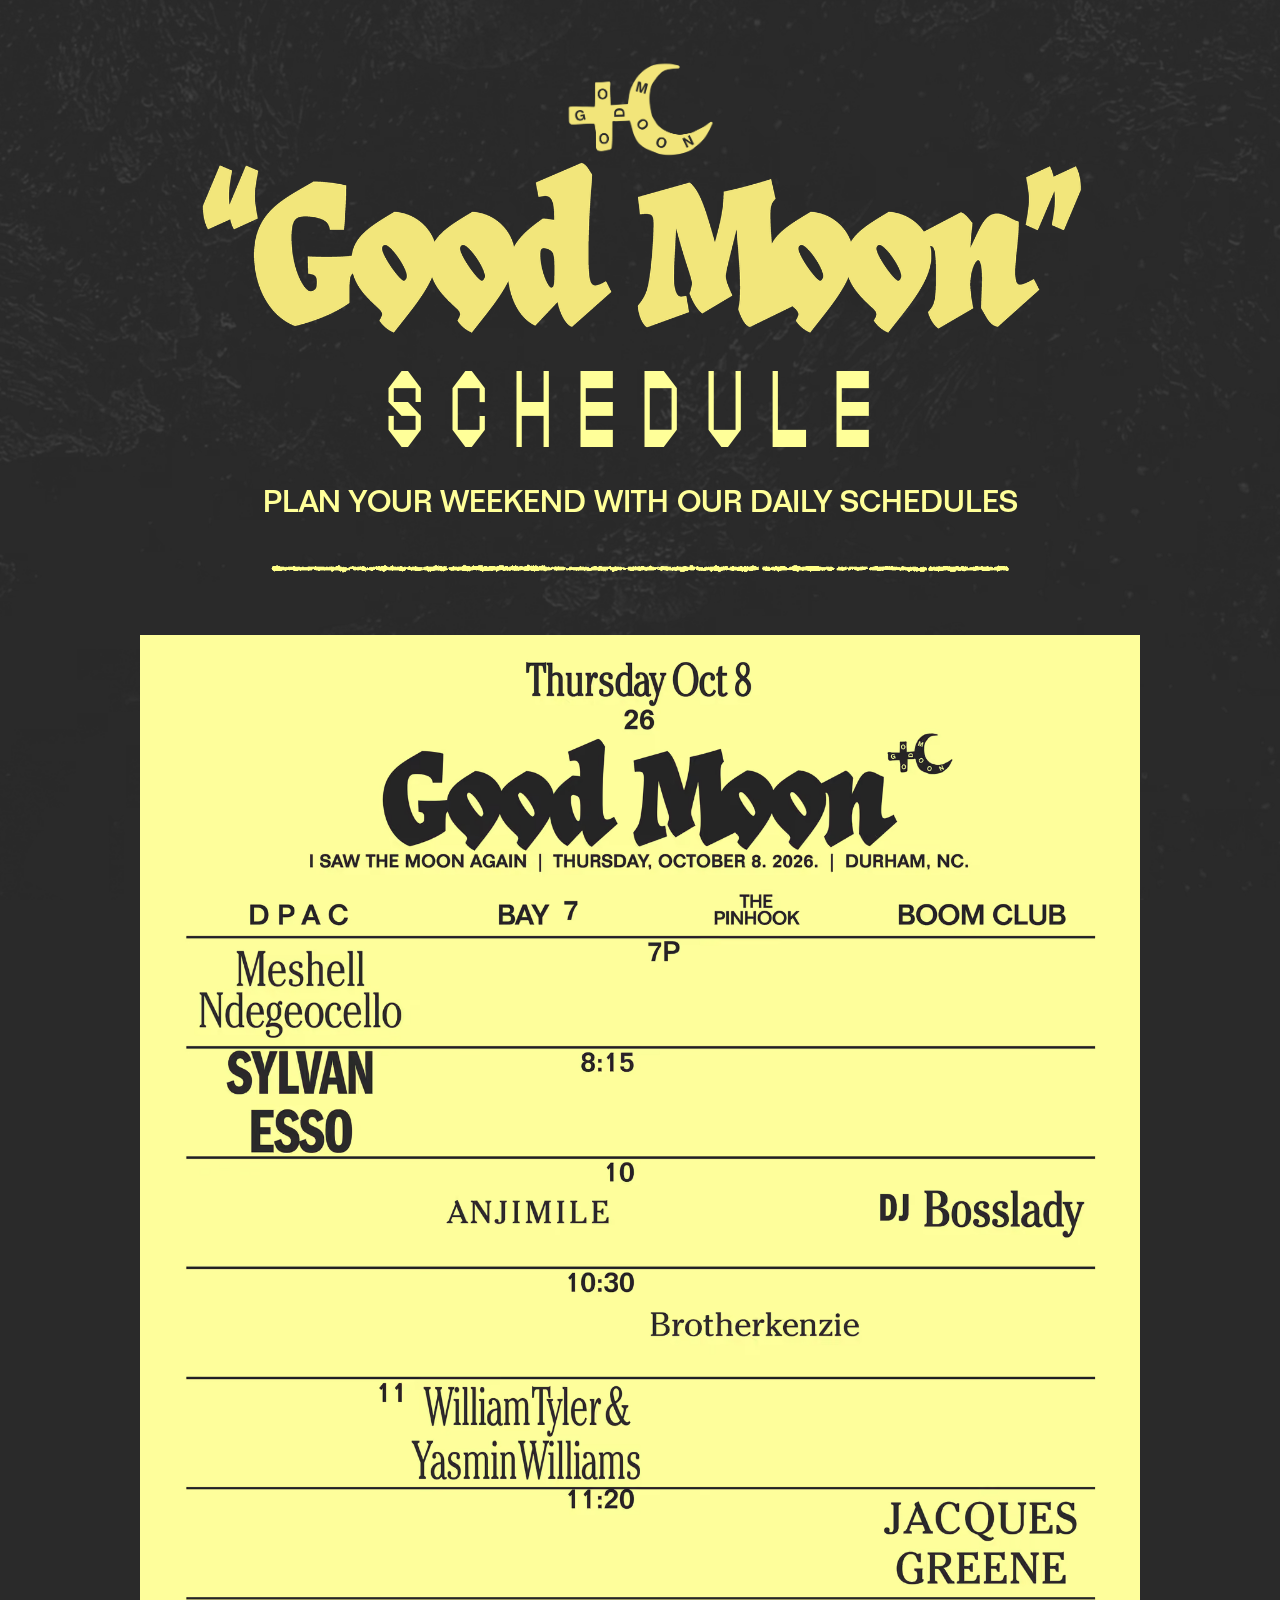
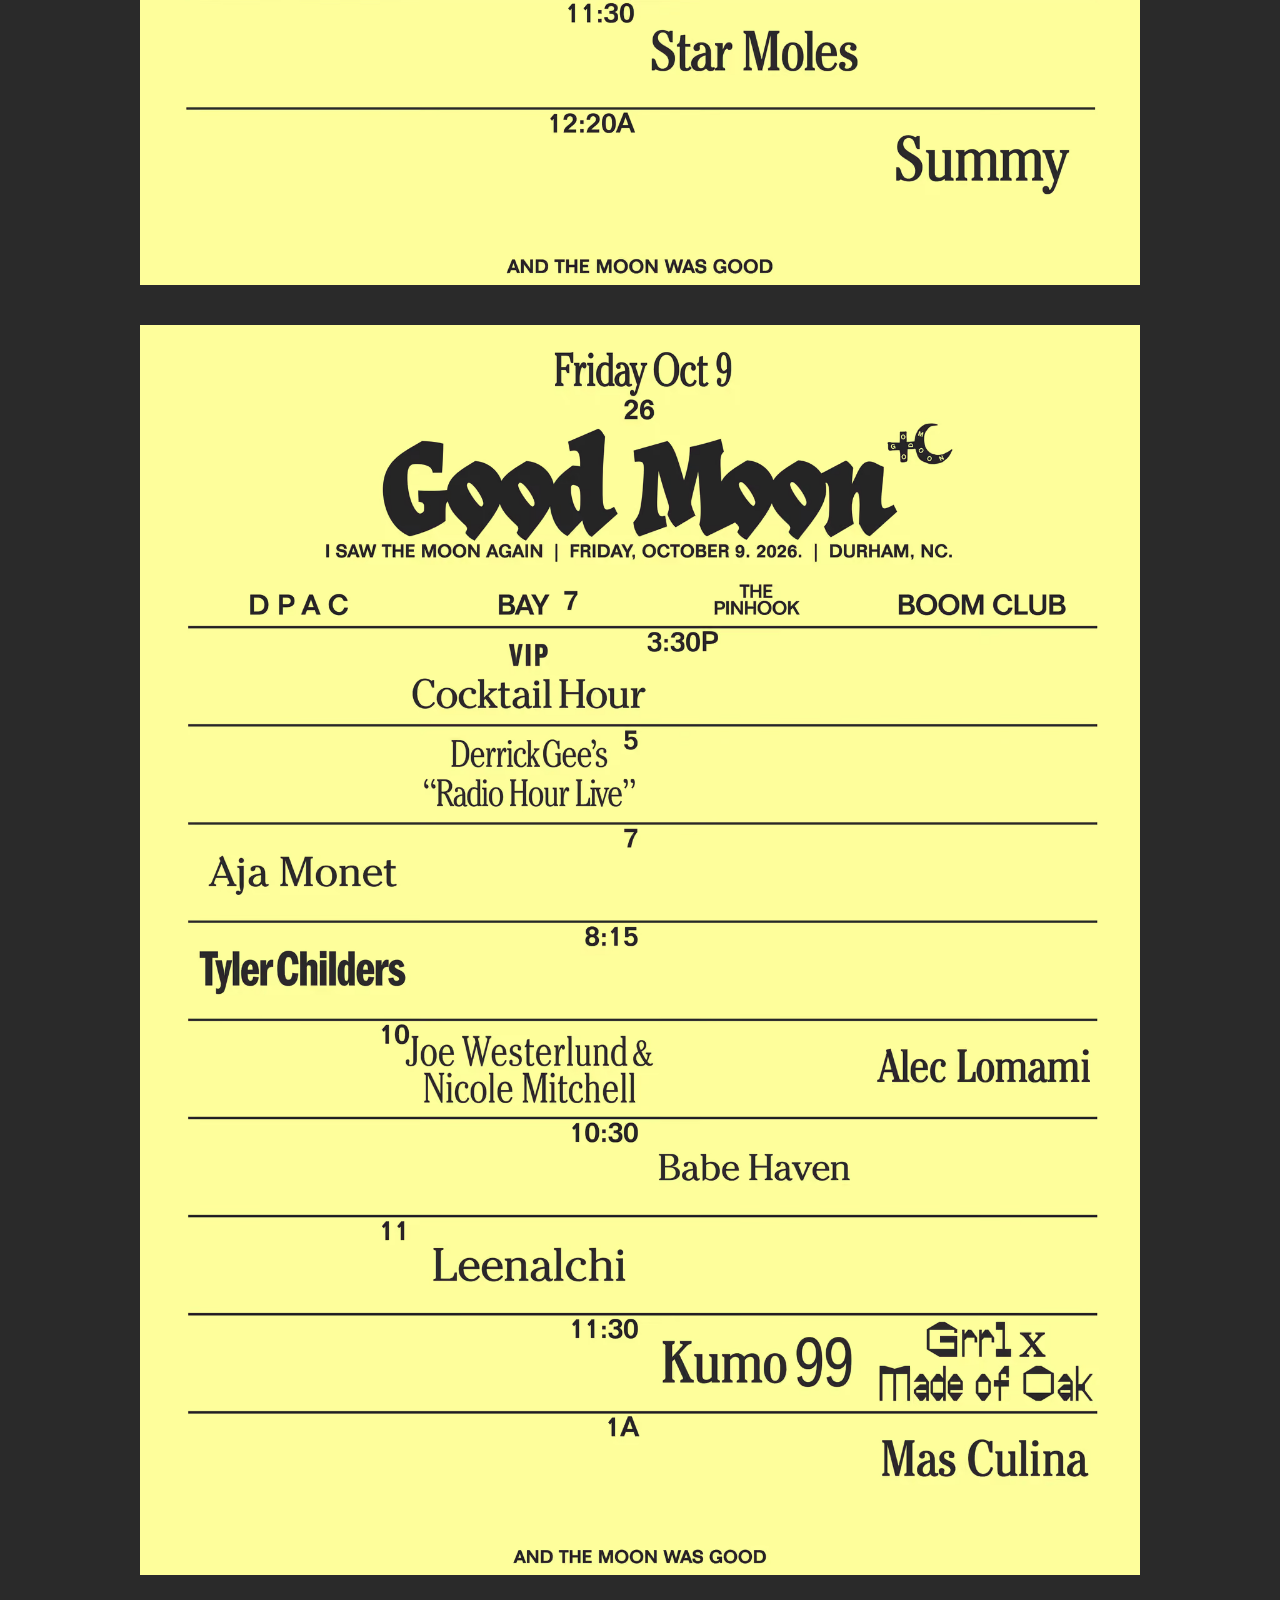
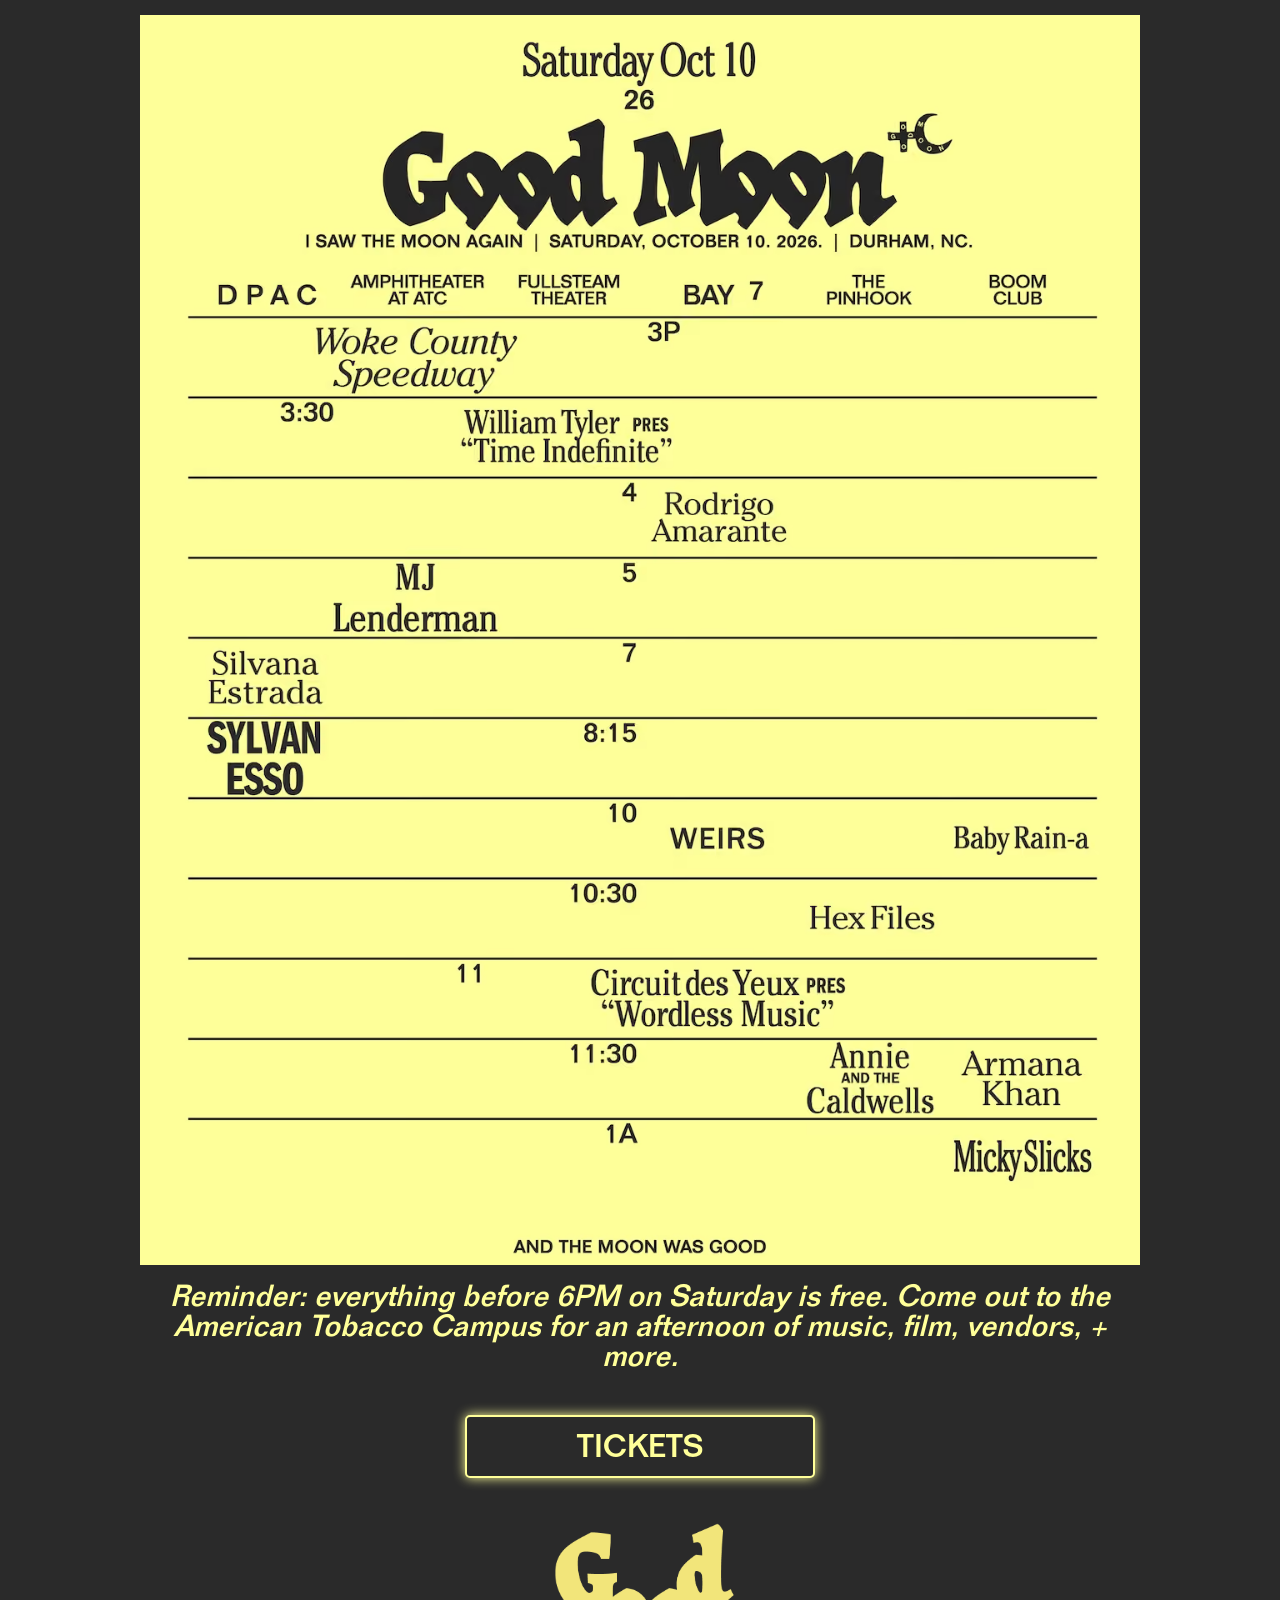
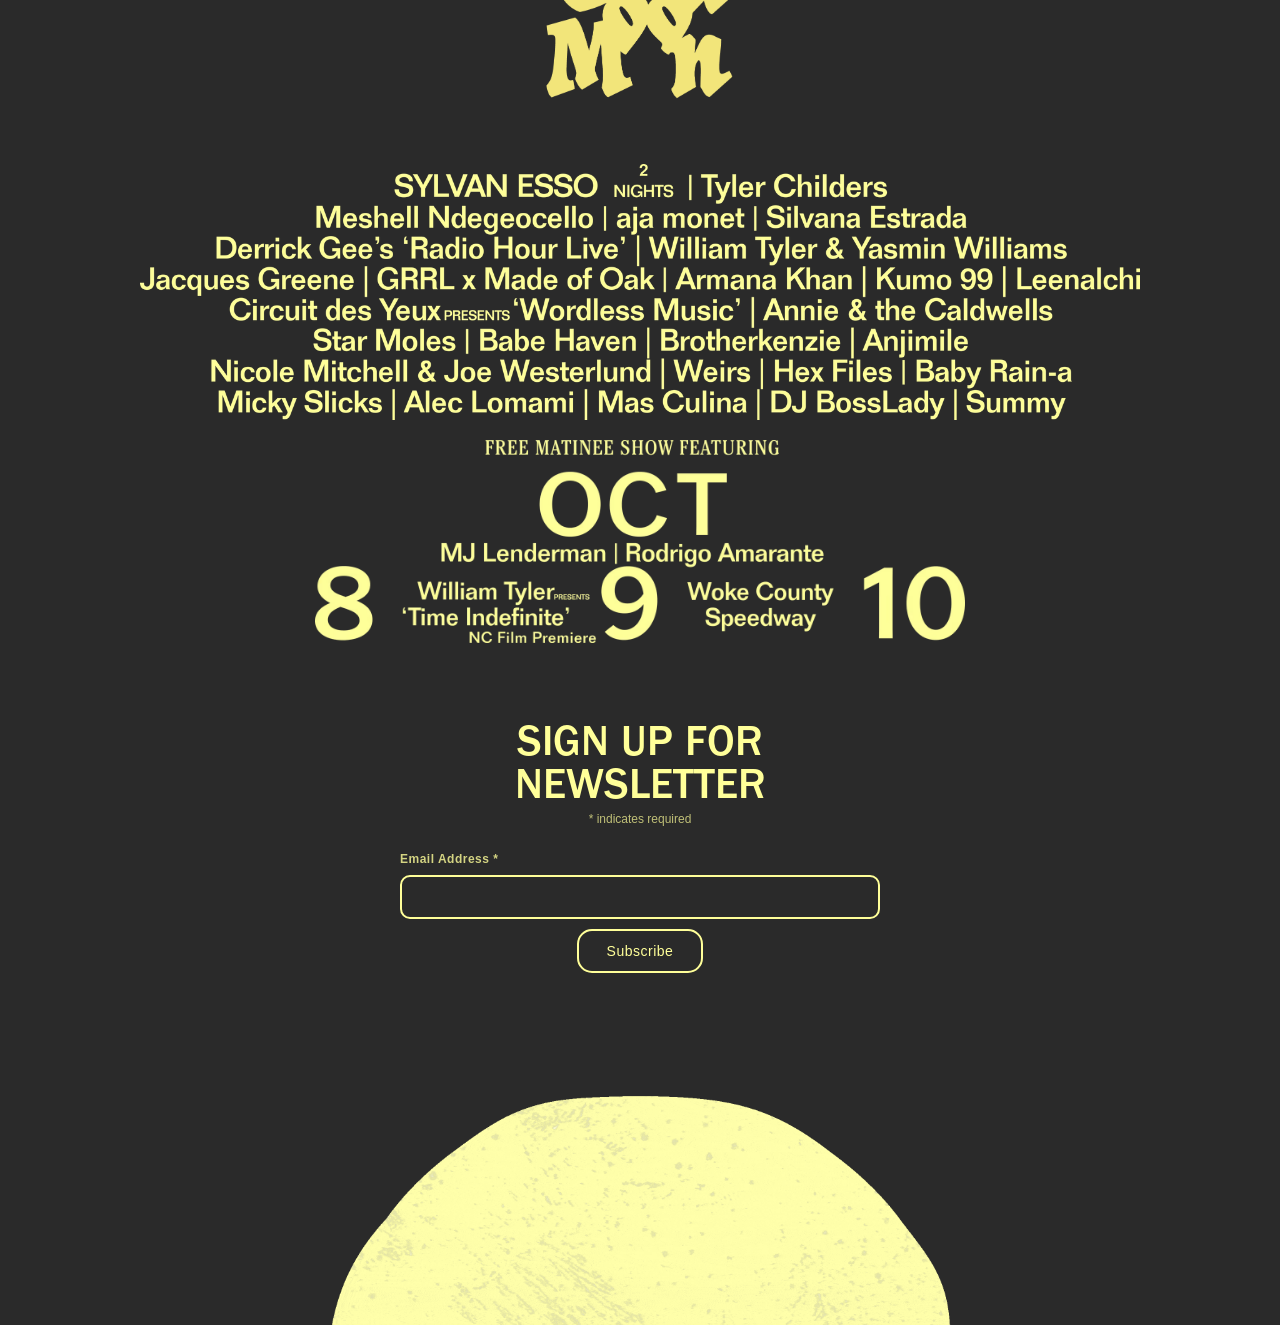
<file: schedule.html>
<!DOCTYPE html><!--  This site was created in Webflow. https://webflow.com  --><!--  Last Published: Fri Oct 09 2026 19:49:22 GMT+0000 (Coordinated Universal Time)  -->
<html data-wf-page="6a8edc07634c80145cebc601" data-wf-site="69fa5315053e97f702bbb917">
<head>
  <meta charset="utf-8">
  <title>Schedule | Good Moon | Durham, NC</title>
  <meta content="Schedule | Good Moon | Durham, NC" property="og:title">
  <meta content="https://cdn.prod.website-files.com/69fa5315053e97f702bbb917/6a031e4d492744aba5c4f9c2_good-moon-og-img.png" property="og:image">
  <meta content="Schedule | Good Moon | Durham, NC" name="twitter:title">
  <meta content="width=device-width, initial-scale=1" name="viewport">
  <meta content="Webflow" name="generator">
  <link href="css/normalize.css" rel="stylesheet" type="text/css">
  <link href="css/webflow.css" rel="stylesheet" type="text/css">
  <link href="css/good-moon.webflow.css" rel="stylesheet" type="text/css">
  <script type="text/javascript">!function(o,c){var n=c.documentElement,t=" w-mod-";n.className+=t+"js",("ontouchstart"in o||o.DocumentTouch&&c instanceof DocumentTouch)&&(n.className+=t+"touch")}(window,document);</script>
  <link href="images/favicon.png" rel="icon" type="image/png" sizes="32x32" media="(prefers-color-scheme: light)">
  <link href="images/favicon-dark.png" rel="icon" type="image/png" sizes="32x32" media="(prefers-color-scheme: dark)">
  <link href="images/favicon-48.png" rel="icon" type="image/png" sizes="48x48">
  <link href="images/webclip-180.png" rel="apple-touch-icon" sizes="180x180">
  <link href="images/webclip-192.png" rel="icon" type="image/png" sizes="192x192">
  <link href="images/webclip.png" rel="icon" type="image/png" sizes="512x512">
  <script type="text/javascript">!function(f,b,e,v,n,t,s){if(f.fbq)return;n=f.fbq=function(){n.callMethod?n.callMethod.apply(n,arguments):n.queue.push(arguments)};if(!f._fbq)f._fbq=n;n.push=n;n.loaded=!0;n.version='2.0';n.agent='plwebflow';n.queue=[];t=b.createElement(e);t.async=!0;t.src=v;s=b.getElementsByTagName(e)[0];s.parentNode.insertBefore(t,s)}(window,document,'script','https://connect.facebook.net/en_US/fbevents.js');fbq('init', '1639951707254204');fbq('track', 'PageView');</script><!--  Meta Pixel Code  -->
  <script>
!function(f,b,e,v,n,t,s)
{if(f.fbq)return;n=f.fbq=function(){n.callMethod?
n.callMethod.apply(n,arguments):n.queue.push(arguments)};
if(!f._fbq)f._fbq=n;n.push=n;n.loaded=!0;n.version='2.0';
n.queue=[];t=b.createElement(e);t.async=!0;
t.src=v;s=b.getElementsByTagName(e)[0];
s.parentNode.insertBefore(t,s)}(window,document,'script',
'https://connect.facebook.net/en_US/fbevents.js');
 fbq('init', '1639951707254204'); 
fbq('track', 'PageView');
</script>
  <noscript>
    <img height="1" width="1" src="https://www.facebook.com/tr?id=1639951707254204&ev=PageView
&noscript=1">
  </noscript>
  <!--  End Meta Pixel Code  -->
</head>
<body class="body">
  <div class="background">
    <div class="page-wrapper">
      <div class="save-the-date-container"><img src="images/26_GoodMoon_Icons-02-copy.avif" loading="lazy" sizes="100vw" srcset="images/26_GoodMoon_Icons-02-copy-p-500.png 500w, images/26_GoodMoon_Icons-02-copy-p-800.png 800w, images/26_GoodMoon_Icons-02-copy-p-1080.png 1080w, images/26_GoodMoon_Icons-02-copy.avif 2775w" alt="" class="image-2">
        <a href="index.html" class="w-inline-block"><img src="images/26_GoodMoon_Icons-01-copy.avif" loading="lazy" sizes="100vw" srcset="images/26_GoodMoon_Icons-01-copy-p-500.png 500w, images/26_GoodMoon_Icons-01-copy-p-800.png 800w, images/26_GoodMoon_Icons-01-copy-p-1080.png 1080w, images/26_GoodMoon_Icons-01-copy-p-1600.png 1600w, images/26_GoodMoon_Icons-01-copy-p-2000.png 2000w, images/26_GoodMoon_Icons-01-copy.avif 6102w" alt="" class="image"></a>
        <div class="text-block-7">SCHEDULE</div>
        <div class="text-block-19">Plan your weekend with our Daily Schedules</div><img src="images/good-moon-divider.gif" loading="lazy" alt="" class="image-6">
        <div class="schedule-graphics"><img src="images/2026_GoodMoon_Thursday_1.avif" loading="lazy" sizes="100vw" srcset="images/2026_GoodMoon_Thursday_1-p-500.avif 500w, images/2026_GoodMoon_Thursday_1-p-800.avif 800w, images/2026_GoodMoon_Thursday_1-p-1080.avif 1080w, images/2026_GoodMoon_Thursday_1-p-1600.avif 1600w, images/2026_GoodMoon_Thursday_1-p-2000.avif 2000w, images/2026_GoodMoon_Thursday_1-p-2600.avif 2600w, images/2026_GoodMoon_Thursday_1-p-3200.avif 3200w, images/2026_GoodMoon_Thursday_1.avif 4500w" alt="" class="image-16"><img src="images/2026_GoodMoon_Friday_1.avif" loading="lazy" sizes="100vw" srcset="images/2026_GoodMoon_Friday_1-p-500.avif 500w, images/2026_GoodMoon_Friday_1-p-800.avif 800w, images/2026_GoodMoon_Friday_1-p-1080.avif 1080w, images/2026_GoodMoon_Friday_1-p-1600.avif 1600w, images/2026_GoodMoon_Friday_1-p-2000.avif 2000w, images/2026_GoodMoon_Friday_1-p-2600.avif 2600w, images/2026_GoodMoon_Friday_1-p-3200.avif 3200w, images/2026_GoodMoon_Friday_1.avif 4500w" alt="" class="image-15"><img src="images/2026_GoodMoon_Saturday-01.avif" loading="lazy" sizes="100vw" srcset="images/2026_GoodMoon_Saturday-01-p-500.avif 500w, images/2026_GoodMoon_Saturday-01-p-800.avif 800w, images/2026_GoodMoon_Saturday-01-p-1080.avif 1080w, images/2026_GoodMoon_Saturday-01.avif 1200w" alt="" class="image-14">
          <div class="text-block-20">Reminder: everything before 6PM on Saturday is free. Come out to the American Tobacco Campus for an afternoon of music, film, vendors, + more.</div>
          <a href="tickets.html" target="_blank" class="link tickets">TICKETS</a>
        </div>
        <a href="index.html" class="w-inline-block"><img src="images/26_GoodMoon_Icons-04-copy.avif" loading="lazy" sizes="100vw" srcset="images/26_GoodMoon_Icons-04-copy-p-500.png 500w, images/26_GoodMoon_Icons-04-copy-p-800.png 800w, images/26_GoodMoon_Icons-04-copy.avif 2260w" alt="" class="image-3 tickets"></a><img src="images/LINEUP-v3.png" loading="lazy" sizes="100vw" srcset="images/LINEUP-v3-p-500.png 500w, images/LINEUP-v3-p-800.png 800w, images/LINEUP-v3-p-1080.png 1080w, images/LINEUP-v3-p-1600.png 1600w, images/LINEUP-v3-p-2000.png 2000w, images/LINEUP-v3.png 3932w" alt="" class="image-13"><img src="images/dates-v3.avif" loading="lazy" sizes="100vw" srcset="images/dates-v3-p-500.avif 500w, images/dates-v3-p-800.avif 800w, images/dates-v3-p-1080.avif 1080w, images/dates-v3-p-1600.avif 1600w, images/dates-v3-p-2000.avif 2000w, images/dates-v3.avif 3143w" alt="" class="image-12">
        <div class="newsletter-div">
          <div id="updates" class="text-block-6 aftershow">SIGN UP FOR NEWSLETTER</div>
          <div class="code-embed w-embed w-script">
            <div id="mc_embed_shell">
              <link href="//cdn-images.mailchimp.com/embedcode/classic-061523.css" rel="stylesheet" type="text/css">
              <style type="text/css">
/* FORM CONTAINER */
#mc_embed_signup {
  background: transparent !important;
  padding: 10px;
  border-radius: 16px;
  max-width: 500px;
  margin: 0 auto;
  font-family: Helvetica, Arial, sans-serif;
  color: #FFFF99;
}
/* TITLE */
#mc_embed_signup h2 {
  text-align: center;
  margin-bottom: 10px;
  font-weight: 100;
  letter-spacing: 0.5px;
}
/* REQUIRED TEXT */
#mc_embed_signup .indicates-required {
  text-align: center;
  font-size: 12px;
  opacity: 0.7;
  margin-bottom: 20px;
}
/* LABEL */
#mc_embed_signup label {
  display: block;
  margin-bottom: 6px;
  font-size: 12px;
  letter-spacing: 0.5px;
  opacity: 0.8;
}
/* INPUT FIELD */
#mc_embed_signup input[type="email"] {
  width: 100%;
  background-color: #2A2A2A !important;
  color: #FFFF99 !important;
  border: 2px solid #FFFF99 !important;
  border-radius: 10px;
  padding: 12px 14px;
  font-size: 14px;
  transition: all 0.2s ease;
}
/* INPUT FOCUS (subtle glow) */
#mc_embed_signup input[type="email"]:focus {
  outline: none;
  box-shadow: 0 0 10px rgba(255, 255, 153, 0.4);
  border-color: #FFFF99;
}
/* PLACEHOLDER */
#mc_embed_signup input[type="email"]::placeholder {
  color: rgba(255, 255, 153, 0.6);
}
/* FIELD SPACING */
#mc_embed_signup .mc-field-group {
  margin-bottom: 10px;
}
/* CENTER BUTTON */
#mc_embed_signup .clear {
  text-align: center;
}
/* BUTTON */
#mc_embed_signup input.button {
  background-color: #2a2a2a !important;
  color: #FFFF99 !important;
  border: 2px solid #FFFF99 !important;
  border-radius: 15px;
  padding: 12px 28px;
  font-size: 14px;
  letter-spacing: 0.5px;
  cursor: pointer;
  transition: all 0.2s ease;
  display: inline-flex;
  align-items: center;
  justify-content: center;
  line-height: 1;
  font-size: 14px;
  letter-spacing: 0.5px;
  cursor: pointer;
  -webkit-appearance: none;
  appearance: none;
  height: 44px;
}
/* BUTTON HOVER */
#mc_embed_signup input.button:hover {
  background-color: #FFFF99 !important;
  color: #000000 !important;
  box-shadow: 0 0 12px rgba(255, 255, 153, 0.6);
}
/* ERROR / SUCCESS MESSAGES */
#mc_embed_signup .response {
  margin-top: 5px;
  font-size: 16px;
  text-align: center;
}
/* SUCCESS MESSAGE CONTAINER */
#mc_embed_signup #mce-success-response {
  background: #000000 !important;
  color: #FFFF99 !important;
  border: 1px solid #FFFF99 !important;
  border-radius: 12px;
  padding: 14px 16px;
  margin-top: 16px;
  text-align: center;
  font-size: 14px;
  line-height: 1.4;
/* subtle glow */
  box-shadow: 0 0 12px rgba(255, 255, 153, 0.25);
/* smoother appearance */
  opacity: 0;
  transform: translateY(10px);
  transition: all 0.3s ease;
}
/* When Mailchimp shows it */
#mc_embed_signup #mce-success-response[style*="display: block"] {
  opacity: 1;
  transform: translateY(0);
}
/* Add your own Mailchimp form style overrides in your site stylesheet or in this style block.
We recommend moving this block and the preceding CSS link to the HEAD of your HTML file. */
</style>
              <div id="mc_embed_signup">
                <form action="https://goodmoonnc.us11.list-manage.com/subscribe/post?
u=e81c2adaa16448844629bfd45&amp;id=fb41e5bf0b&amp;f_id=00b42ae1f0" method="post" id="mc-embedded-subscribe-form" name="mc-
embedded-subscribe-form" class="validate" target="_blank">
                  <div id="mc_embed_signup_scroll">
                    <h2></h2>
                    <div class="indicates-required"><span class="asterisk">*</span> indicates required</div>
                    <div class="mc-field-group"><label for="mce-EMAIL">Email Address <span class="asterisk">*</span></label><input type="email" name="EMAIL" class="required email" id="mce-EMAIL" required="" value=""></div>
                    <div hidden=""><input type="hidden" name="tags" value="8118187"></div>
                    <div id="mce-responses" class="clear">
                      <div class="response" id="mce-error-response" style="display: none;"></div>
                      <div class="response" id="mce-success-response" style="display: none;"></div>
                    </div>
                    <div aria-hidden="true" style="position: absolute; left: -5000px;"><input type="text" name="b_e81c2adaa16448844629bfd45_fb41e5bf0b" tabindex="-1" value=""></div>
                    <div class="clear"><input type="submit" name="subscribe" id="mc-embedded-subscribe" class="button" value="Subscribe"></div>
                  </div>
                </form>
              </div>
              <script type="text/javascript" src="https://s3.amazonaws.com/downloads.mailchimp.com/js/mc-validate.js"></script>
              <script type="text/javascript" src="https://s3.amazonaws.com/downloads.mailchimp.com/js/mc-sms-phone.js"></script>
              <script type="text/javascript">(function($) {window.fnames =
new Array(); window.ftypes = new
Array();fnames[0]='EMAIL';ftypes[0]='email';fnames[1]='FNAME';ftypes[1]='text';fnames[2]='LNAME';ftypes[2]='text';fnames[3]='ADDRESS';ftypes[3]
(jQuery));var $mcj = jQuery.noConflict(true);
// SMS Phone Multi-Country Functionality
if(!window.MC) {
window.MC = {};
}
window.MC.smsPhoneData = {
defaultCountryCode: 'US',
programs: [],
smsProgramDataCountryNames: []
};
function getCountryUnicodeFlag(countryCode) {
return countryCode.toUpperCase().replace(/./g, (char) => String.fromCodePoint(char.charCodeAt(0) + 127397))
};
// HTML sanitization function to prevent XSS
function sanitizeHtml(str) {
if (typeof str !== 'string') return '';
return str
.replace(/&/g, '&amp;')
.replace(/</g, '&lt;')
.replace(/>/g, '&gt;')
.replace(/"/g, '&quot;')
.replace(/'/g, '&#x27;')
.replace(/\//g, '&#x2F;');
}
// URL sanitization function to prevent javascript: and data: URLs
function sanitizeUrl(url) {
if (typeof url !== 'string') return '';
const trimmedUrl = url.trim().toLowerCase();
if (trimmedUrl.startsWith('javascript:') || trimmedUrl.startsWith('data:') || trimmedUrl.startsWith('vbscript:')) {
return '#';
}
return url;
}
const getBrowserLanguage = () => {
if (!window?.navigator?.language?.split('-')[1]) {
return window?.navigator?.language?.toUpperCase();
}
return window?.navigator?.language?.split('-')[1];
};
// getBrowserLanguageCode() and getSmsProgramForCountryAndLanguage() are provided globally
// by the external mc-sms-phone.js script loaded alongside this inline form script.
function getDefaultCountryProgram(defaultCountryCode, smsProgramData) {
if (!smsProgramData || smsProgramData.length === 0) {
return null;
}
var browserCountryCode = getBrowserLanguage();
var browserLangCode = getBrowserLanguageCode();
if (browserCountryCode) {
var match = getSmsProgramForCountryAndLanguage(smsProgramData, browserCountryCode, browserLangCode);
if (match) { return match; }
}
if (defaultCountryCode) {
var match = getSmsProgramForCountryAndLanguage(smsProgramData, defaultCountryCode, browserLangCode);
if (match) { return match; }
}
return smsProgramData[0];
}
function updateSmsLegalText(countryCode, fieldName) {
if (!countryCode || !fieldName) {
return;
}
var programs = window?.MC?.smsPhoneData?.programs;
if (!programs || !Array.isArray(programs)) {
return;
}
var browserLangCode = getBrowserLanguageCode();
var program = getSmsProgramForCountryAndLanguage(programs, countryCode, browserLangCode);
if (!program || !program.requiredTemplate) {
return;
}
var smsConsentHtmlRenderingFixEnabled = true;
const legalTextElement = document.querySelector('#legal-text-' + fieldName);
if (!legalTextElement) {
return;
}
const divRegex = new RegExp('</?[div][^>]*>', 'gi');
const blockWrapperRegex = new RegExp('</?(?:div|p)[^>]*>', 'gi');
const fullAnchorRegex = new RegExp('<a.*?</a>', 'g');
const anchorRegex = new RegExp('<a href="(.*?)" target="(.*?)">(.*?)</a>');
const template = smsConsentHtmlRenderingFixEnabled
? program.requiredTemplate
.replace(/<\/p>\s*<p[^>]*>/gi, ' ')
.replace(blockWrapperRegex, '')
: program.requiredTemplate.replace(divRegex, '');
legalTextElement.textContent = '';
const parts = template.split(/(<a href=".*?"(?: target=".*?")?>.*?<\/a>)/g);
parts.forEach(function(part) {
if (!part) {
return;
}
const anchorMatch = part.match(/<a href="(.*?)"(?: target="(.*?)")?>(.+?)<\/a>/);
if (anchorMatch) {
const linkElement = document.createElement('a');
linkElement.href = sanitizeUrl(anchorMatch[1]);
linkElement.target = anchorMatch[2] ? sanitizeHtml(anchorMatch[2]) : '_blank';
linkElement.rel = 'noopener noreferrer';
linkElement.textContent = sanitizeHtml(anchorMatch[3]);
legalTextElement.appendChild(linkElement);
} else {
legalTextElement.appendChild(document.createTextNode(part));
}
});
}
function generateDropdownOptions(smsProgramData) {
if (!smsProgramData || smsProgramData.length === 0) {
return '';
}
var programs = true
? smsProgramData.filter(function(p, i, arr) {
return arr.findIndex(function(q) { return q.countryCode === p.countryCode; }) === i;
})
: smsProgramData;
return programs.map(program => {
const flag = getCountryUnicodeFlag(program.countryCode);
const countryName = getCountryName(program.countryCode);
const callingCode = program.countryCallingCode || '';
// Sanitize all values to prevent XSS
const sanitizedCountryCode = sanitizeHtml(program.countryCode || '');
const sanitizedCountryName = sanitizeHtml(countryName || '');
const sanitizedCallingCode = sanitizeHtml(callingCode || '');
return '<option value="' + sanitizedCountryCode + '">' + sanitizedCountryName + ' ' + sanitizedCallingCode + '</option>';
}).join('');
}
function getCountryName(countryCode) {
if (window.MC?.smsPhoneData?.smsProgramDataCountryNames &&
Array.isArray(window.MC.smsPhoneData.smsProgramDataCountryNames)) {
for (let i = 0; i < window.MC.smsPhoneData.smsProgramDataCountryNames.length; i++) {
if (window.MC.smsPhoneData.smsProgramDataCountryNames[i].code === countryCode) {
return window.MC.smsPhoneData.smsProgramDataCountryNames[i].name;
}
}
}
return countryCode;
}
function getDefaultPlaceholder(countryCode) {
if (!countryCode || typeof countryCode !== 'string') {
return '+1 000 000 0000'; // Default US placeholder
}
var mockPlaceholders = [
{
countryCode: 'US',
placeholder: '+1 000 000 0000',
helpText: 'Include the US country code +1 before the phone number',
},
{
countryCode: 'GB',
placeholder: '+44 0000 000000',
helpText: 'Include the GB country code +44 before the phone number',
},
{
countryCode: 'CA',
placeholder: '+1 000 000 0000',
helpText: 'Include the CA country code +1 before the phone number',
},
{
countryCode: 'AU',
placeholder: '+61 000 000 000',
helpText: 'Include the AU country code +61 before the phone number',
},
{
countryCode: 'DE',
placeholder: '+49 000 0000000',
helpText: 'Fügen Sie vor der Telefonnummer die DE-Ländervorwahl +49 ein',
},
{
countryCode: 'FR',
placeholder: '+33 0 00 00 00 00',
helpText: 'Incluez le code pays FR +33 avant le numéro de téléphone',
},
{
countryCode: 'ES',
placeholder: '+34 000 000 000',
helpText: 'Incluya el código de país ES +34 antes del número de teléfono',
},
{
countryCode: 'NL',
placeholder: '+31 0 00000000',
helpText: 'Voeg de NL-landcode +31 toe vóór het telefoonnummer',
},
{
countryCode: 'BE',
placeholder: '+32 000 00 00 00',
helpText: 'Incluez le code pays BE +32 avant le numéro de téléphone',
},
{
countryCode: 'CH',
placeholder: '+41 00 000 00 00',
helpText: 'Fügen Sie vor der Telefonnummer die CH-Ländervorwahl +41 ein',
},
{
countryCode: 'AT',
placeholder: '+43 000 000 0000',
helpText: 'Fügen Sie vor der Telefonnummer die AT-Ländervorwahl +43 ein',
},
{
countryCode: 'IE',
placeholder: '+353 00 000 0000',
helpText: 'Include the IE country code +353 before the phone number',
},
{
countryCode: 'IT',
placeholder: '+39 000 000 0000',
helpText: 'Includere il prefisso internazionale IT +39 prima del numero di telefono',
},
{
countryCode: 'NO',
placeholder: '+47 000 00 000',
helpText: 'Inkluder NO landskode +47 før telefonnummeret',
},
{
countryCode: 'SE',
placeholder: '+46 00 000 00 00',
helpText: 'Inkludera SE landskod +46 före telefonnumret',
},
{
countryCode: 'DK',
placeholder: '+45 00 00 00 00',
helpText: 'Inkluder DK landekode +45 før telefonnummeret',
},
{
countryCode: 'FI',
placeholder: '+358 00 000 0000',
helpText: 'Sisällytä FI-maakoodi +358 ennen puhelinnumeroa',
},
{
countryCode: 'EE',
placeholder: '+372 0000 0000',
helpText: 'Lisage EE riigikood +372 telefoninumbri ette',
},
{
countryCode: 'PL',
placeholder: '+48 000 000 000',
helpText: 'Podaj numer kierunkowy PL +48 przed numerem telefonu',
},
{
countryCode: 'SK',
placeholder: '+421 000 000 000',
helpText: 'Pred telefónne číslo uveďte kód krajiny SK +421',
},
{
countryCode: 'LV',
placeholder: '+371 0000 0000',
helpText: 'Iekļaujiet LV valsts kodu +371 pirms tālruņa numura',
},
{
countryCode: 'LT',
placeholder: '+370 0000 0000',
helpText: 'Įtraukite LT šalies kodą +370 prieš telefono numerį',
},
{
countryCode: 'GR',
placeholder: '+30 000 000 0000',
helpText: 'Συμπεριλάβετε τον κωδικό χώρας GR +30 πριν από τον αριθμό τηλεφώνου',
},
{
countryCode: 'PT',
placeholder: '+351 000 000 000',
helpText: 'Inclua o código de país PT +351 antes do número de telefone',
},
{
countryCode: 'HR',
placeholder: '+385 00 000 0000',
helpText: 'Uključite HR pozivni broj države +385 prije telefonskog broja',
},
{
countryCode: 'SI',
placeholder: '+386 00 000 000',
helpText: 'Vključite SI kodo države +386 pred telefonsko številko',
},
{
countryCode: 'IS',
placeholder: '+354 000 0000',
helpText: 'Láttu IS landsnúmer +354 fylgja á undan símanúmerinu',
},
{
countryCode: 'LU',
placeholder: '+352 000 000 000',
helpText: 'Incluez le code pays LU +352 avant le numéro de téléphone',
},
{
countryCode: 'MC',
placeholder: '+377 00 00 00 00',
helpText: 'Incluez le code pays MC +377 avant le numéro de téléphone',
},
{
countryCode: 'AD',
placeholder: '+376 000 000',
helpText: 'Incloeu el codi de país AD +376 abans del número de telèfon',
},
{
countryCode: 'JE',
placeholder: '+44 0000 000000',
helpText: 'Include the JE country code +44 before the phone number',
},
{
countryCode: 'IM',
placeholder: '+44 0000 000000',
helpText: 'Include the IM country code +44 before the phone number',
},
{
countryCode: 'GG',
placeholder: '+44 0000 000000',
helpText: 'Include the GG country code +44 before the phone number',
},
{
countryCode: 'AL',
placeholder: '+355 00 000 0000',
helpText: 'Përfshini kodin e vendit AL +355 para numrit të telefonit',
},
{
countryCode: 'SM',
placeholder: '+378 0000 000000',
helpText: 'Includere il prefisso internazionale SM +378 prima del numero di telefono',
},
{
countryCode: 'FO',
placeholder: '+298 000000',
helpText: 'Inkluder FO landekode +298 før telefonnummeret',
},
{
countryCode: 'MT',
placeholder: '+356 0000 0000',
helpText: 'Include the MT country code +356 before the phone number',
},
{
countryCode: 'LI',
placeholder: '+423 000 0000',
helpText: 'Fügen Sie vor der Telefonnummer die LI-Ländervorwahl +423 ein',
},
{
countryCode: 'GI',
placeholder: '+350 000 00000',
helpText: 'Include the GI country code +350 before the phone number',
},
{
countryCode: 'MD',
placeholder: '+373 00 000 000',
helpText: 'Includeți codul de țară MD +373 înaintea numărului de telefon',
},
{
countryCode: 'HU',
placeholder: '+36 00 000 0000',
helpText: 'A telefonszám előtt adja meg a HU országkódot +36',
},
{
countryCode: 'NZ',
placeholder: '+64 00 000 0000',
helpText: 'Include the NZ country code +64 before the phone number',
},
{
countryCode: 'ME',
placeholder: '+382 00 000 000',
helpText: 'Uključite ME pozivni broj države +382 prije telefonskog broja',
},
];
const selectedPlaceholder = mockPlaceholders.find(function(item) {
return item && item.countryCode === countryCode;
});
return selectedPlaceholder ? selectedPlaceholder.placeholder : mockPlaceholders[0].placeholder;
}
function updatePlaceholder(countryCode, fieldName) {
if (!countryCode || !fieldName) {
return;
}
const phoneInput = document.querySelector('#mce-' + fieldName);
if (!phoneInput) {
return;
}
const placeholder = getDefaultPlaceholder(countryCode);
if (placeholder) {
phoneInput.placeholder = placeholder;
}
}
function updateCountryCodeInstruction(countryCode, fieldName) {
updatePlaceholder(countryCode, fieldName);
}
function getDefaultHelpText(countryCode) {
var mockPlaceholders = [
{
countryCode: 'US',
placeholder: '+1 000 000 0000',
helpText: 'Include the US country code +1 before the phone number',
},
{
countryCode: 'GB',
placeholder: '+44 0000 000000',
helpText: 'Include the GB country code +44 before the phone number',
},
{
countryCode: 'CA',
placeholder: '+1 000 000 0000',
helpText: 'Include the CA country code +1 before the phone number',
},
{
countryCode: 'AU',
placeholder: '+61 000 000 000',
helpText: 'Include the AU country code +61 before the phone number',
},
{
countryCode: 'DE',
placeholder: '+49 000 0000000',
helpText: 'Fügen Sie vor der Telefonnummer die DE-Ländervorwahl +49 ein',
},
{
countryCode: 'FR',
placeholder: '+33 0 00 00 00 00',
helpText: 'Incluez le code pays FR +33 avant le numéro de téléphone',
},
{
countryCode: 'ES',
placeholder: '+34 000 000 000',
helpText: 'Incluya el código de país ES +34 antes del número de teléfono',
},
{
countryCode: 'NL',
placeholder: '+31 0 00000000',
helpText: 'Voeg de NL-landcode +31 toe vóór het telefoonnummer',
},
{
countryCode: 'BE',
placeholder: '+32 000 00 00 00',
helpText: 'Incluez le code pays BE +32 avant le numéro de téléphone',
},
{
countryCode: 'CH',
placeholder: '+41 00 000 00 00',
helpText: 'Fügen Sie vor der Telefonnummer die CH-Ländervorwahl +41 ein',
},
{
countryCode: 'AT',
placeholder: '+43 000 000 0000',
helpText: 'Fügen Sie vor der Telefonnummer die AT-Ländervorwahl +43 ein',
},
{
countryCode: 'IE',
placeholder: '+353 00 000 0000',
helpText: 'Include the IE country code +353 before the phone number',
},
{
countryCode: 'IT',
placeholder: '+39 000 000 0000',
helpText: 'Includere il prefisso internazionale IT +39 prima del numero di telefono',
},
{
countryCode: 'NO',
placeholder: '+47 000 00 000',
helpText: 'Inkluder NO landskode +47 før telefonnummeret',
},
{
countryCode: 'SE',
placeholder: '+46 00 000 00 00',
helpText: 'Inkludera SE landskod +46 före telefonnumret',
},
{
countryCode: 'DK',
placeholder: '+45 00 00 00 00',
helpText: 'Inkluder DK landekode +45 før telefonnummeret',
},
{
countryCode: 'FI',
placeholder: '+358 00 000 0000',
helpText: 'Sisällytä FI-maakoodi +358 ennen puhelinnumeroa',
},
{
countryCode: 'EE',
placeholder: '+372 0000 0000',
helpText: 'Lisage EE riigikood +372 telefoninumbri ette',
},
{
countryCode: 'PL',
placeholder: '+48 000 000 000',
helpText: 'Podaj numer kierunkowy PL +48 przed numerem telefonu',
},
{
countryCode: 'SK',
placeholder: '+421 000 000 000',
helpText: 'Pred telefónne číslo uveďte kód krajiny SK +421',
},
{
countryCode: 'LV',
placeholder: '+371 0000 0000',
helpText: 'Iekļaujiet LV valsts kodu +371 pirms tālruņa numura',
},
{
countryCode: 'LT',
placeholder: '+370 0000 0000',
helpText: 'Įtraukite LT šalies kodą +370 prieš telefono numerį',
},
{
countryCode: 'GR',
placeholder: '+30 000 000 0000',
helpText: 'Συμπεριλάβετε τον κωδικό χώρας GR +30 πριν από τον αριθμό τηλεφώνου',
},
{
countryCode: 'PT',
placeholder: '+351 000 000 000',
helpText: 'Inclua o código de país PT +351 antes do número de telefone',
},
{
countryCode: 'HR',
placeholder: '+385 00 000 0000',
helpText: 'Uključite HR pozivni broj države +385 prije telefonskog broja',
},
{
countryCode: 'SI',
placeholder: '+386 00 000 000',
helpText: 'Vključite SI kodo države +386 pred telefonsko številko',
},
{
countryCode: 'IS',
placeholder: '+354 000 0000',
helpText: 'Láttu IS landsnúmer +354 fylgja á undan símanúmerinu',
},
{
countryCode: 'LU',
placeholder: '+352 000 000 000',
helpText: 'Incluez le code pays LU +352 avant le numéro de téléphone',
},
{
countryCode: 'MC',
placeholder: '+377 00 00 00 00',
helpText: 'Incluez le code pays MC +377 avant le numéro de téléphone',
},
{
countryCode: 'AD',
placeholder: '+376 000 000',
helpText: 'Incloeu el codi de país AD +376 abans del número de telèfon',
},
{
countryCode: 'JE',
placeholder: '+44 0000 000000',
helpText: 'Include the JE country code +44 before the phone number',
},
{
countryCode: 'IM',
placeholder: '+44 0000 000000',
helpText: 'Include the IM country code +44 before the phone number',
},
{
countryCode: 'GG',
placeholder: '+44 0000 000000',
helpText: 'Include the GG country code +44 before the phone number',
},
{
countryCode: 'AL',
placeholder: '+355 00 000 0000',
helpText: 'Përfshini kodin e vendit AL +355 para numrit të telefonit',
},
{
countryCode: 'SM',
placeholder: '+378 0000 000000',
helpText: 'Includere il prefisso internazionale SM +378 prima del numero di telefono',
},
{
countryCode: 'FO',
placeholder: '+298 000000',
helpText: 'Inkluder FO landekode +298 før telefonnummeret',
},
{
countryCode: 'MT',
placeholder: '+356 0000 0000',
helpText: 'Include the MT country code +356 before the phone number',
},
{
countryCode: 'LI',
placeholder: '+423 000 0000',
helpText: 'Fügen Sie vor der Telefonnummer die LI-Ländervorwahl +423 ein',
},
{
countryCode: 'GI',
placeholder: '+350 000 00000',
helpText: 'Include the GI country code +350 before the phone number',
},
{
countryCode: 'MD',
placeholder: '+373 00 000 000',
helpText: 'Includeți codul de țară MD +373 înaintea numărului de telefon',
},
{
countryCode: 'HU',
placeholder: '+36 00 000 0000',
helpText: 'A telefonszám előtt adja meg a HU országkódot +36',
},
{
countryCode: 'NZ',
placeholder: '+64 00 000 0000',
helpText: 'Include the NZ country code +64 before the phone number',
},
{
countryCode: 'ME',
placeholder: '+382 00 000 000',
helpText: 'Uključite ME pozivni broj države +382 prije telefonskog broja',
},
];
if (!countryCode || typeof countryCode !== 'string') {
return mockPlaceholders[0].helpText;
}
const selectedHelpText = mockPlaceholders.find(function(item) {
return item && item.countryCode === countryCode;
});
return selectedHelpText ? selectedHelpText.helpText : mockPlaceholders[0].helpText;
}
function setDefaultHelpText(countryCode) {
const helpTextSpan = document.querySelector('#help-text');
if (!helpTextSpan) {
return;
}
}
function updateHelpTextCountryCode(countryCode, fieldName) {
if (!countryCode || !fieldName) {
return;
}
setDefaultHelpText(countryCode);
}
function initializeSmsPhoneDropdown(fieldName) {
if (!fieldName || typeof fieldName !== 'string') {
return;
}
const dropdown = document.querySelector('#country-select-' + fieldName);
const displayFlag = document.querySelector('#flag-display-' + fieldName);
if (!dropdown || !displayFlag) {
return;
}
const smsPhoneData = window.MC?.smsPhoneData;
if (smsPhoneData && smsPhoneData.programs && Array.isArray(smsPhoneData.programs)) {
dropdown.innerHTML = generateDropdownOptions(smsPhoneData.programs);
}
const defaultProgram = getDefaultCountryProgram(smsPhoneData?.defaultCountryCode, smsPhoneData?.programs);
if (defaultProgram && defaultProgram.countryCode) {
dropdown.value = defaultProgram.countryCode;
const flagSpan = displayFlag?.querySelector('#flag-emoji-' + fieldName);
if (flagSpan) {
flagSpan.textContent = getCountryUnicodeFlag(defaultProgram.countryCode);
flagSpan.setAttribute('aria-label', sanitizeHtml(defaultProgram.countryCode) + ' flag');
}
updateSmsLegalText(defaultProgram.countryCode, fieldName);
updatePlaceholder(defaultProgram.countryCode, fieldName);
updateCountryCodeInstruction(defaultProgram.countryCode, fieldName);
}
var smsNotRequiredRemoveCountryCodeEnabled = true;
var smsField = Object.values({"EMAIL":{"name":"EMAIL","label":"Email
Address","helper_text":"","type":"email","required":true,"audience_field_name":"Email
Address","merge_id":0,"help_text_enabled":false,"enabled":true,"order":0,"field_type":"merge"},"FNAME":{"name":"FNAME","label":"First
Name","helper_text":"","type":"text","required":false,"audience_field_name":"First
Name","enabled":false,"order":null,"field_type":"merge","merge_id":1},"LNAME":{"name":"LNAME","label":"Last
Name","helper_text":"","type":"text","required":false,"audience_field_name":"Last
Name","enabled":false,"order":null,"field_type":"merge","merge_id":2},"ADDRESS":
{"name":"ADDRESS","label":"Address","helper_text":"","type":"address","required":false,"audience_field_name":"Address","enabled":false,"order":nu
{"2":"Albania","3":"Algeria","4":"Andorra","5":"Angola","6":"Argentina","7":"Armenia","8":"Australia","9":"Austria","10":"Azerbaijan","11":"Bahamas","12
and Herzegovina","23":"Botswana","24":"Brazil","25":"Bulgaria","26":"Burkina
Faso","27":"Burundi","28":"Cambodia","29":"Cameroon","30":"Canada","31":"Cape Verde","32":"Cayman Islands","33":"Central African
Republic","34":"Chad","35":"Chile","36":"China","37":"Colombia","38":"Congo","40":"Croatia","41":"Cyprus","42":"Czech
Republic","43":"Denmark","44":"Djibouti","45":"Ecuador","46":"Egypt","47":"El Salvador","48":"Equatorial
Guinea","49":"Eritrea","50":"Estonia","51":"Ethiopia","52":"Fiji","53":"Finland","54":"France","56":"Gabon","57":"Gambia","58":"Georgia","59":"German
Bissau","65":"Guyana","66":"Honduras","67":"Hong
Kong","68":"Hungary","69":"Iceland","70":"India","71":"Indonesia","74":"Ireland","75":"Israel","76":"Italy","78":"Japan","79":"Jordan","80":"Kazakhstan
People's Democratic
Republic","85":"Latvia","86":"Lebanon","87":"Lesotho","88":"Liberia","90":"Liechtenstein","91":"Lithuania","92":"Luxembourg","93":"Macedonia","94":
Antilles","111":"New
Zealand","112":"Nicaragua","113":"Niger","114":"Nigeria","116":"Norway","117":"Oman","118":"Pakistan","119":"Panama","120":"Paraguay","121":"Pe
(Independent)","133":"Saudi Arabia","134":"Senegal","135":"Seychelles","136":"Sierra
Leone","137":"Singapore","138":"Slovakia","139":"Slovenia","140":"Somalia","141":"South Africa","142":"South Korea","143":"Spain","144":"Sri
Lanka","146":"Suriname","147":"Swaziland","148":"Sweden","149":"Switzerland","152":"Taiwan","153":"Tanzania","154":"Thailand","155":"Togo","156
Arab Emirates","163":"Uruguay","164":"USA","165":"Uzbekistan","166":"Vatican City State (Holy
See)","167":"Venezuela","168":"Vietnam","169":"Virgin Islands (British)","170":"Yemen","173":"Zambia","174":"Zimbabwe","175":"Antigua And
Barbuda","176":"Anguilla","179":"Aruba","180":"Brunei Darussalam","181":"Bouvet Island","183":"Cook Islands","185":"Christmas
Island","187":"Dominican Republic","188":"Western Sahara","189":"Falkland Islands","191":"Faroe Islands","192":"Grenada","193":"French
Guiana","194":"Gibraltar","195":"Greenland","196":"Guadeloupe","198":"Guatemala","200":"Haiti","202":"Jamaica","203":"Kiribati","204":"Comoros","
Kitts and Nevis","206":"Saint Lucia","207":"Marshall Islands","208":"Macau","210":"Martinique","212":"Mauritius","213":"New
Caledonia","214":"Norfolk Island","215":"Nauru","217":"Niue","219":"Papua New Guinea","221":"Pitcairn","222":"Palau","223":"Solomon
Islands","225":"Svalbard and Jan Mayen Islands","227":"San Marino","232":"Tonga","233":"Timor-Leste","234":"Trinidad and
Tobago","235":"Tuvalu","237":"Saint Vincent and the Grenadines","239":"Vanuatu","241":"Mayotte","242":"Myanmar","255":"Sao Tome and
Principe","257":"South Georgia and the South Sandwich Islands","260":"Tajikistan","262":"United Kingdom","268":"Costa
Rica","270":"Guernsey","272":"North Korea","274":"Afghanistan","275":"Cote D'Ivoire","276":"Cuba","277":"French
Polynesia","278":"Iran","279":"Iraq","281":"Libya","282":"Palestine","285":"Syria","286":"Aaland Islands","287":"Turks & Caicos
Islands","288":"Jersey (Channel Islands)","289":"Dominica","290":"Montenegro","293":"Sudan","294":"Montserrat","298":"Curacao","302":"Sint
Maarten","311":"South Sudan","315":"Republic of Kosovo","318":"Congo, Democratic Republic of the","323":"Isle of Man","324":"Saint
Martin","325":"Bonaire, Saint Eustatius and Saba","326":"Serbia","327":"Saint Barthelemy"},"defaultcountry":164},"PHONE":
{"name":"PHONE","label":"Phone Number","helper_text":"","type":"phone","required":false,"audience_field_name":"Phone
Number","phoneformat":"","enabled":false,"order":null,"field_type":"merge","merge_id":4},"BIRTHDAY":
{"name":"BIRTHDAY","label":"Birthday","helper_text":"","type":"birthday","required":false,"audience_field_name":"Birthday","dateformat":"MM/DD","e
{"name":"COMPANY","label":"Company","helper_text":"","type":"text","required":false,"audience_field_name":"Company","enabled":false,"order":nul
{ return f.name === fieldName && f.type === 'smsphone'; });
var isRequired = smsField ? smsField.required : false;
var shouldAppendCountryCode = smsNotRequiredRemoveCountryCodeEnabled ? isRequired : true;
var phoneInput = document.querySelector('#mce-' + fieldName);
if (phoneInput && defaultProgram.countryCallingCode && shouldAppendCountryCode) {
phoneInput.value = defaultProgram.countryCallingCode;
}
displayFlag?.addEventListener('click', function(e) {
dropdown.focus();
});
dropdown?.addEventListener('change', function() {
const selectedCountry = this.value;
if (!selectedCountry || typeof selectedCountry !== 'string') {
return;
}
const flagSpan = displayFlag?.querySelector('#flag-emoji-' + fieldName);
if (flagSpan) {
flagSpan.textContent = getCountryUnicodeFlag(selectedCountry);
flagSpan.setAttribute('aria-label', sanitizeHtml(selectedCountry) + ' flag');
}
const selectedProgram = window.MC?.smsPhoneData?.programs.find(function(program) {
return program && program.countryCode === selectedCountry;
});
var smsNotRequiredRemoveCountryCodeEnabled = true;
var smsField = Object.values({"EMAIL":{"name":"EMAIL","label":"Email
Address","helper_text":"","type":"email","required":true,"audience_field_name":"Email
Address","merge_id":0,"help_text_enabled":false,"enabled":true,"order":0,"field_type":"merge"},"FNAME":{"name":"FNAME","label":"First
Name","helper_text":"","type":"text","required":false,"audience_field_name":"First
Name","enabled":false,"order":null,"field_type":"merge","merge_id":1},"LNAME":{"name":"LNAME","label":"Last
Name","helper_text":"","type":"text","required":false,"audience_field_name":"Last
Name","enabled":false,"order":null,"field_type":"merge","merge_id":2},"ADDRESS":
{"name":"ADDRESS","label":"Address","helper_text":"","type":"address","required":false,"audience_field_name":"Address","enabled":false,"order":nu
{"2":"Albania","3":"Algeria","4":"Andorra","5":"Angola","6":"Argentina","7":"Armenia","8":"Australia","9":"Austria","10":"Azerbaijan","11":"Bahamas","12
and Herzegovina","23":"Botswana","24":"Brazil","25":"Bulgaria","26":"Burkina
Faso","27":"Burundi","28":"Cambodia","29":"Cameroon","30":"Canada","31":"Cape Verde","32":"Cayman Islands","33":"Central African
Republic","34":"Chad","35":"Chile","36":"China","37":"Colombia","38":"Congo","40":"Croatia","41":"Cyprus","42":"Czech
Republic","43":"Denmark","44":"Djibouti","45":"Ecuador","46":"Egypt","47":"El Salvador","48":"Equatorial
Guinea","49":"Eritrea","50":"Estonia","51":"Ethiopia","52":"Fiji","53":"Finland","54":"France","56":"Gabon","57":"Gambia","58":"Georgia","59":"German
Bissau","65":"Guyana","66":"Honduras","67":"Hong
Kong","68":"Hungary","69":"Iceland","70":"India","71":"Indonesia","74":"Ireland","75":"Israel","76":"Italy","78":"Japan","79":"Jordan","80":"Kazakhstan
People's Democratic
Republic","85":"Latvia","86":"Lebanon","87":"Lesotho","88":"Liberia","90":"Liechtenstein","91":"Lithuania","92":"Luxembourg","93":"Macedonia","94":
Antilles","111":"New
Zealand","112":"Nicaragua","113":"Niger","114":"Nigeria","116":"Norway","117":"Oman","118":"Pakistan","119":"Panama","120":"Paraguay","121":"Pe
(Independent)","133":"Saudi Arabia","134":"Senegal","135":"Seychelles","136":"Sierra
Leone","137":"Singapore","138":"Slovakia","139":"Slovenia","140":"Somalia","141":"South Africa","142":"South Korea","143":"Spain","144":"Sri
Lanka","146":"Suriname","147":"Swaziland","148":"Sweden","149":"Switzerland","152":"Taiwan","153":"Tanzania","154":"Thailand","155":"Togo","156
Arab Emirates","163":"Uruguay","164":"USA","165":"Uzbekistan","166":"Vatican City State (Holy
See)","167":"Venezuela","168":"Vietnam","169":"Virgin Islands (British)","170":"Yemen","173":"Zambia","174":"Zimbabwe","175":"Antigua And
Barbuda","176":"Anguilla","179":"Aruba","180":"Brunei Darussalam","181":"Bouvet Island","183":"Cook Islands","185":"Christmas
Island","187":"Dominican Republic","188":"Western Sahara","189":"Falkland Islands","191":"Faroe Islands","192":"Grenada","193":"French
Guiana","194":"Gibraltar","195":"Greenland","196":"Guadeloupe","198":"Guatemala","200":"Haiti","202":"Jamaica","203":"Kiribati","204":"Comoros","
Kitts and Nevis","206":"Saint Lucia","207":"Marshall Islands","208":"Macau","210":"Martinique","212":"Mauritius","213":"New
Caledonia","214":"Norfolk Island","215":"Nauru","217":"Niue","219":"Papua New Guinea","221":"Pitcairn","222":"Palau","223":"Solomon
Islands","225":"Svalbard and Jan Mayen Islands","227":"San Marino","232":"Tonga","233":"Timor-Leste","234":"Trinidad and
Tobago","235":"Tuvalu","237":"Saint Vincent and the Grenadines","239":"Vanuatu","241":"Mayotte","242":"Myanmar","255":"Sao Tome and
Principe","257":"South Georgia and the South Sandwich Islands","260":"Tajikistan","262":"United Kingdom","268":"Costa
Rica","270":"Guernsey","272":"North Korea","274":"Afghanistan","275":"Cote D'Ivoire","276":"Cuba","277":"French
Polynesia","278":"Iran","279":"Iraq","281":"Libya","282":"Palestine","285":"Syria","286":"Aaland Islands","287":"Turks & Caicos
Islands","288":"Jersey (Channel Islands)","289":"Dominica","290":"Montenegro","293":"Sudan","294":"Montserrat","298":"Curacao","302":"Sint
Maarten","311":"South Sudan","315":"Republic of Kosovo","318":"Congo, Democratic Republic of the","323":"Isle of Man","324":"Saint
Martin","325":"Bonaire, Saint Eustatius and Saba","326":"Serbia","327":"Saint Barthelemy"},"defaultcountry":164},"PHONE":
{"name":"PHONE","label":"Phone Number","helper_text":"","type":"phone","required":false,"audience_field_name":"Phone
Number","phoneformat":"","enabled":false,"order":null,"field_type":"merge","merge_id":4},"BIRTHDAY":
{"name":"BIRTHDAY","label":"Birthday","helper_text":"","type":"birthday","required":false,"audience_field_name":"Birthday","dateformat":"MM/DD","e
{"name":"COMPANY","label":"Company","helper_text":"","type":"text","required":false,"audience_field_name":"Company","enabled":false,"order":nul
{ return f.name === fieldName && f.type === 'smsphone'; });
var isRequired = smsField ? smsField.required : false;
var shouldAppendCountryCode = smsNotRequiredRemoveCountryCodeEnabled ? isRequired : true;
var phoneInput = document.querySelector('#mce-' + fieldName);
if (phoneInput && selectedProgram.countryCallingCode && shouldAppendCountryCode) {
phoneInput.value = selectedProgram.countryCallingCode;
}
updateSmsLegalText(selectedCountry, fieldName);
updatePlaceholder(selectedCountry, fieldName);
updateCountryCodeInstruction(selectedCountry, fieldName);
});
}
document.addEventListener('DOMContentLoaded', function() {
const smsPhoneFields = document.querySelectorAll('[id^="country-select-"]');
smsPhoneFields.forEach(function(dropdown) {
const fieldName = dropdown?.id.replace('country-select-', '');
initializeSmsPhoneDropdown(fieldName);
});
});
</script>
            </div>
          </div>
        </div>
      </div>
      <div class="spacer"></div><img src="images/half-moon-minimized.gif" loading="lazy" alt="" class="image-4">
    </div>
  </div>
  <script src="https://d3e54v103j8qbb.cloudfront.net/js/jquery-3.5.1.min.dc5e7f18c8.js?site=69fa5315053e97f702bbb917" type="text/javascript" integrity="sha256-9/aliU8dGd2tb6OSsuzixeV4y/faTqgFtohetphbbj0=" crossorigin="anonymous"></script>
  <script src="js/webflow.js" type="text/javascript"></script>
</body>
</html>
</file>
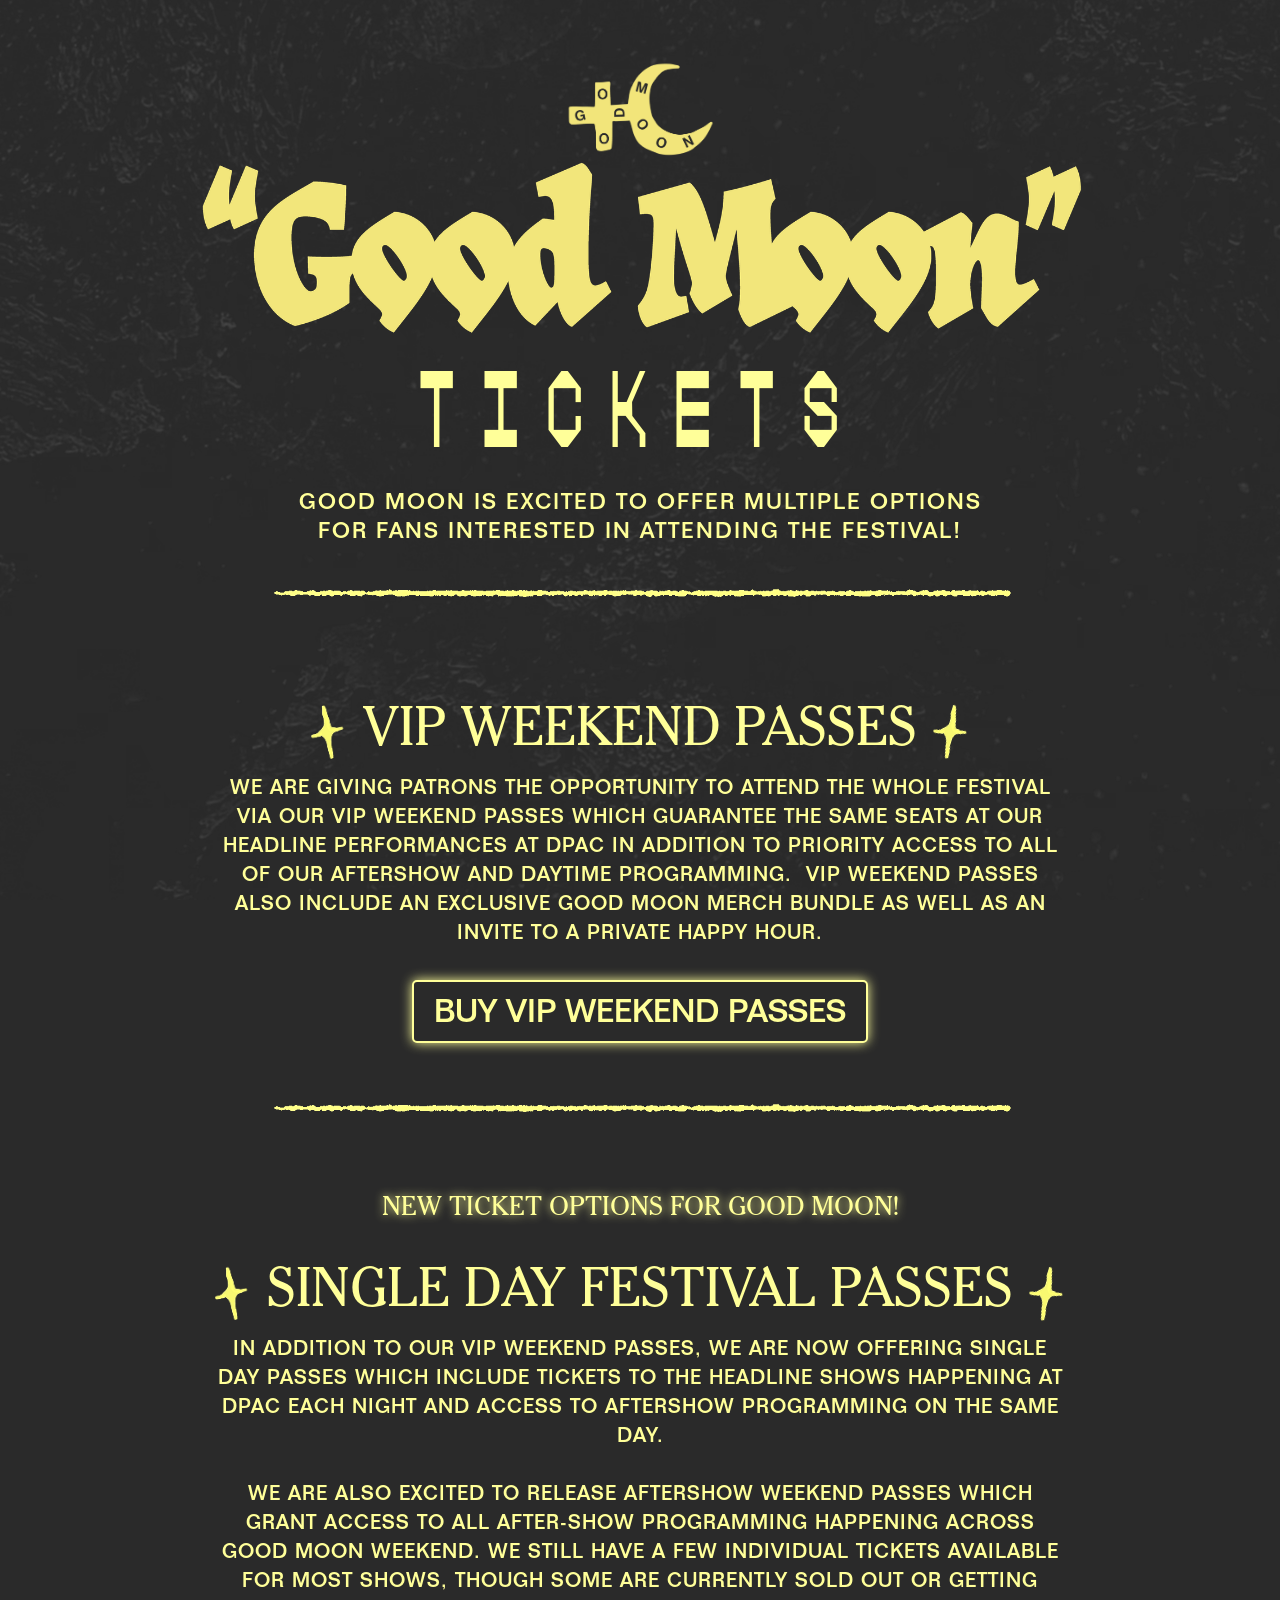
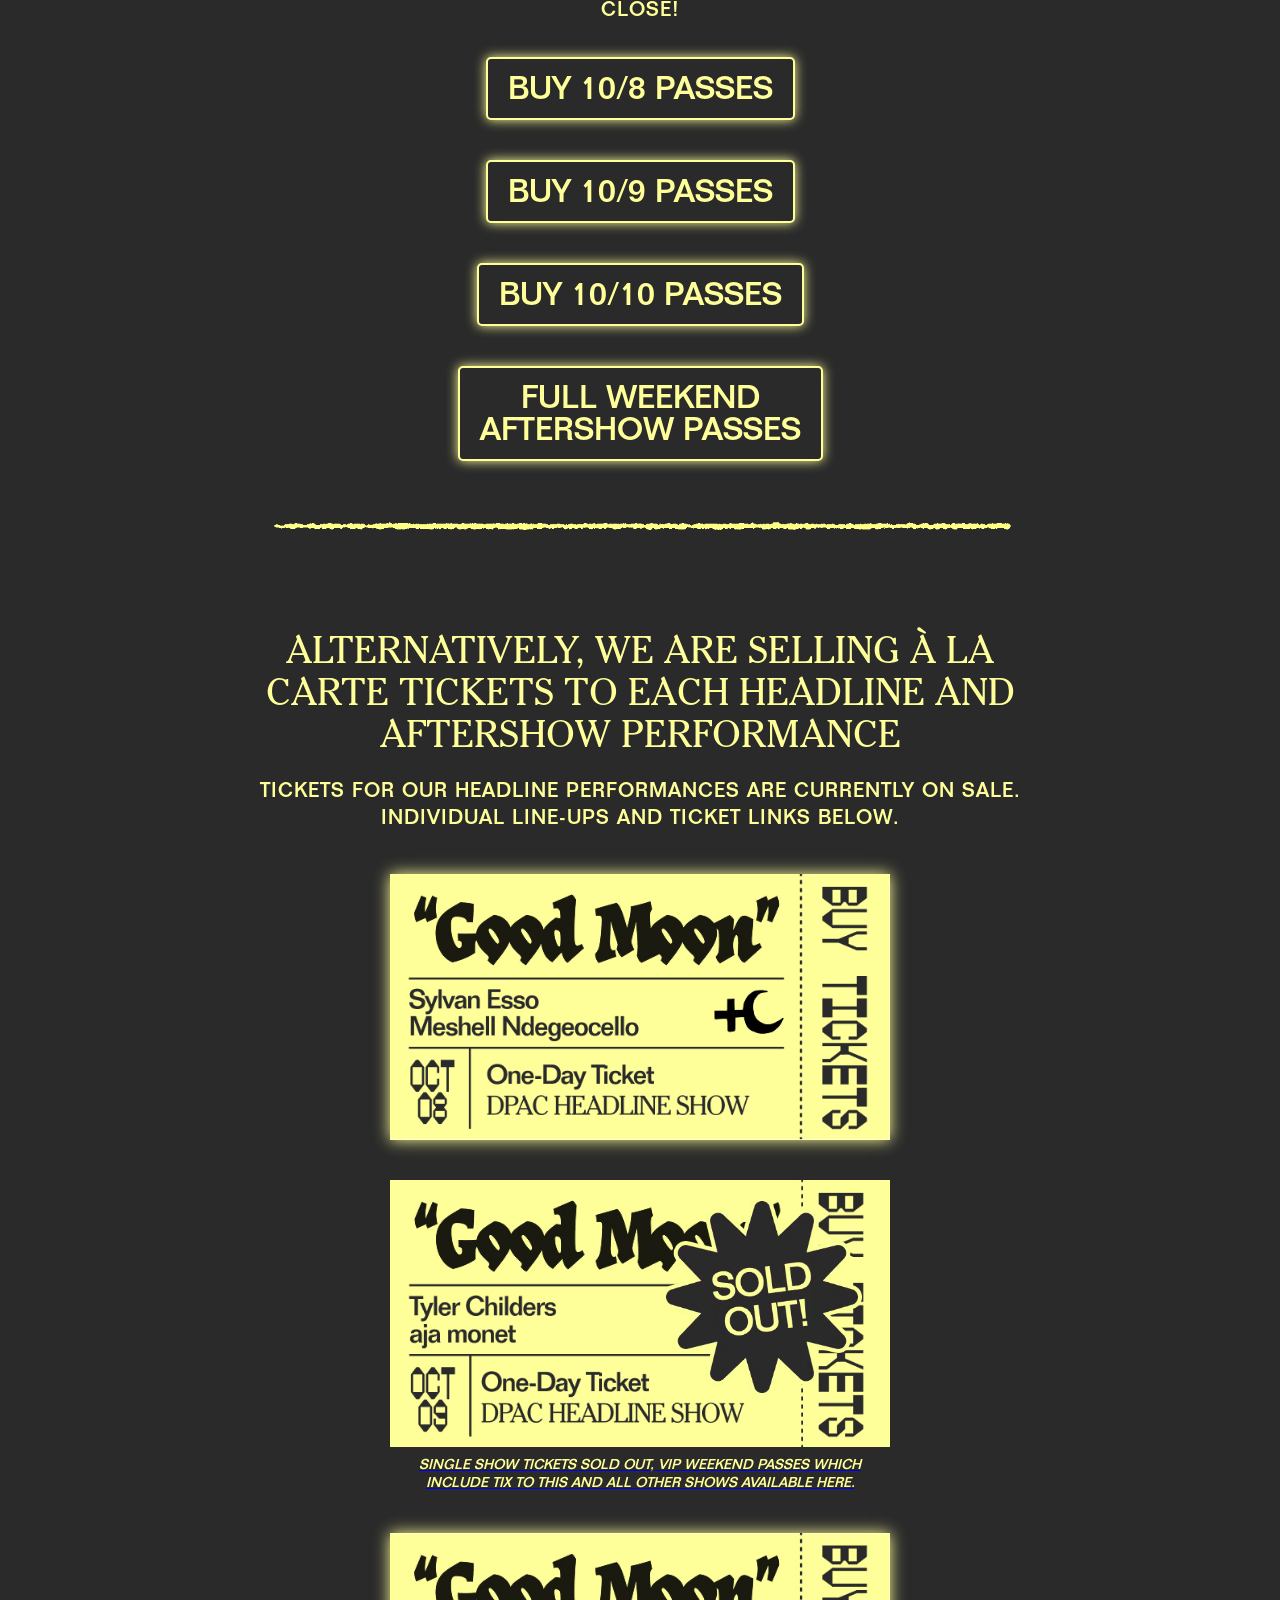
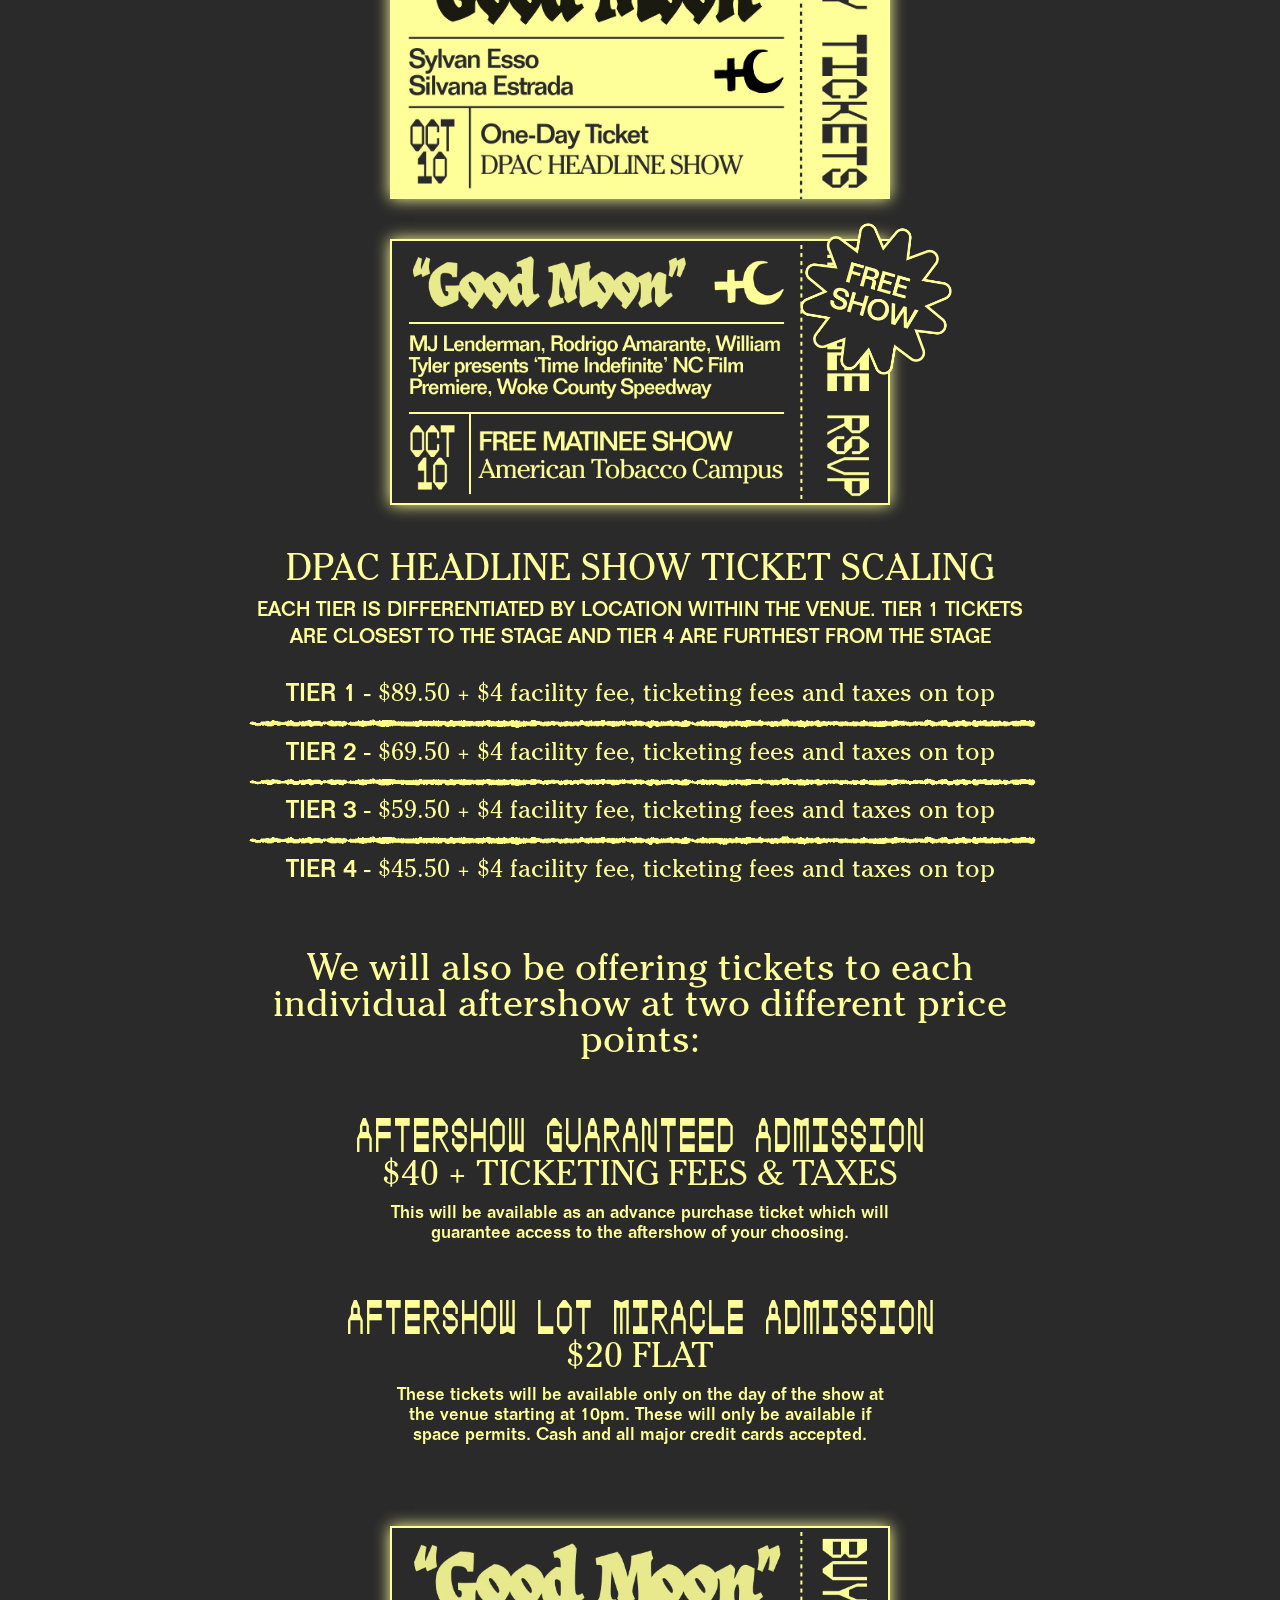
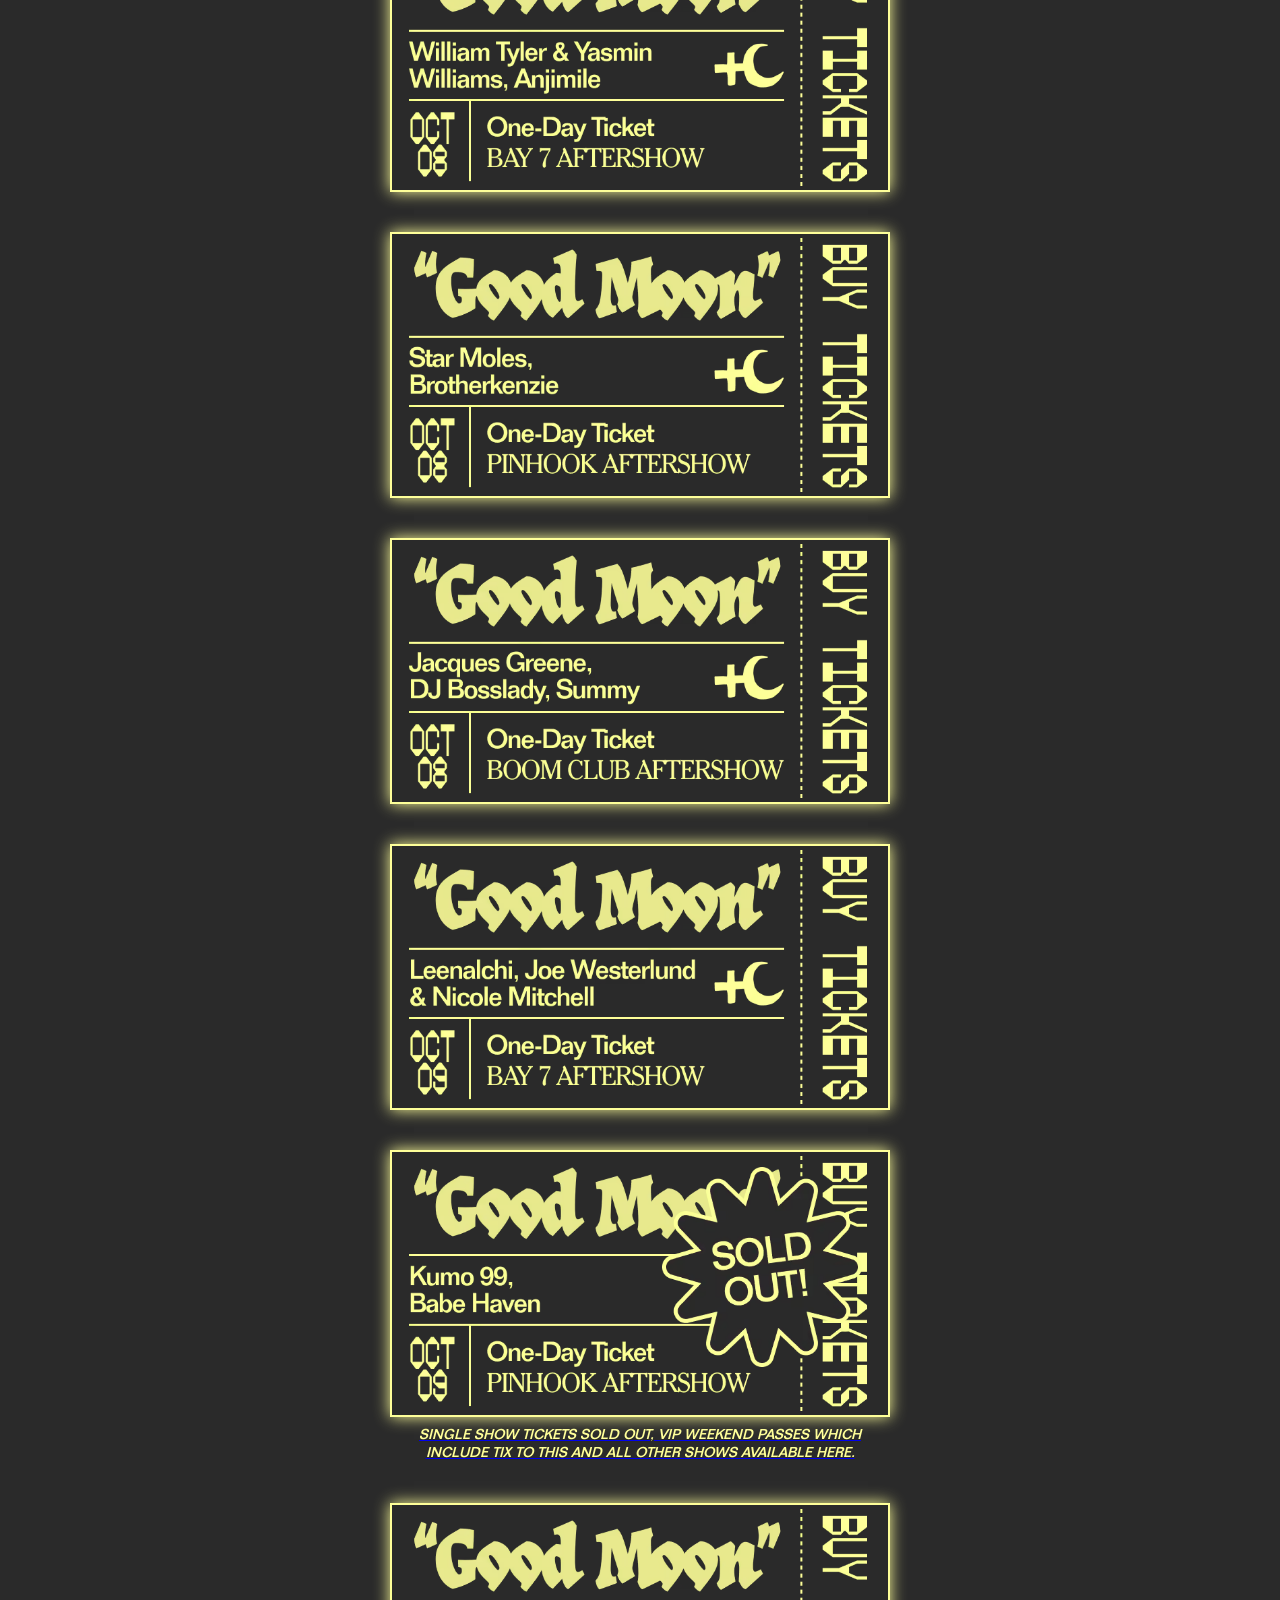
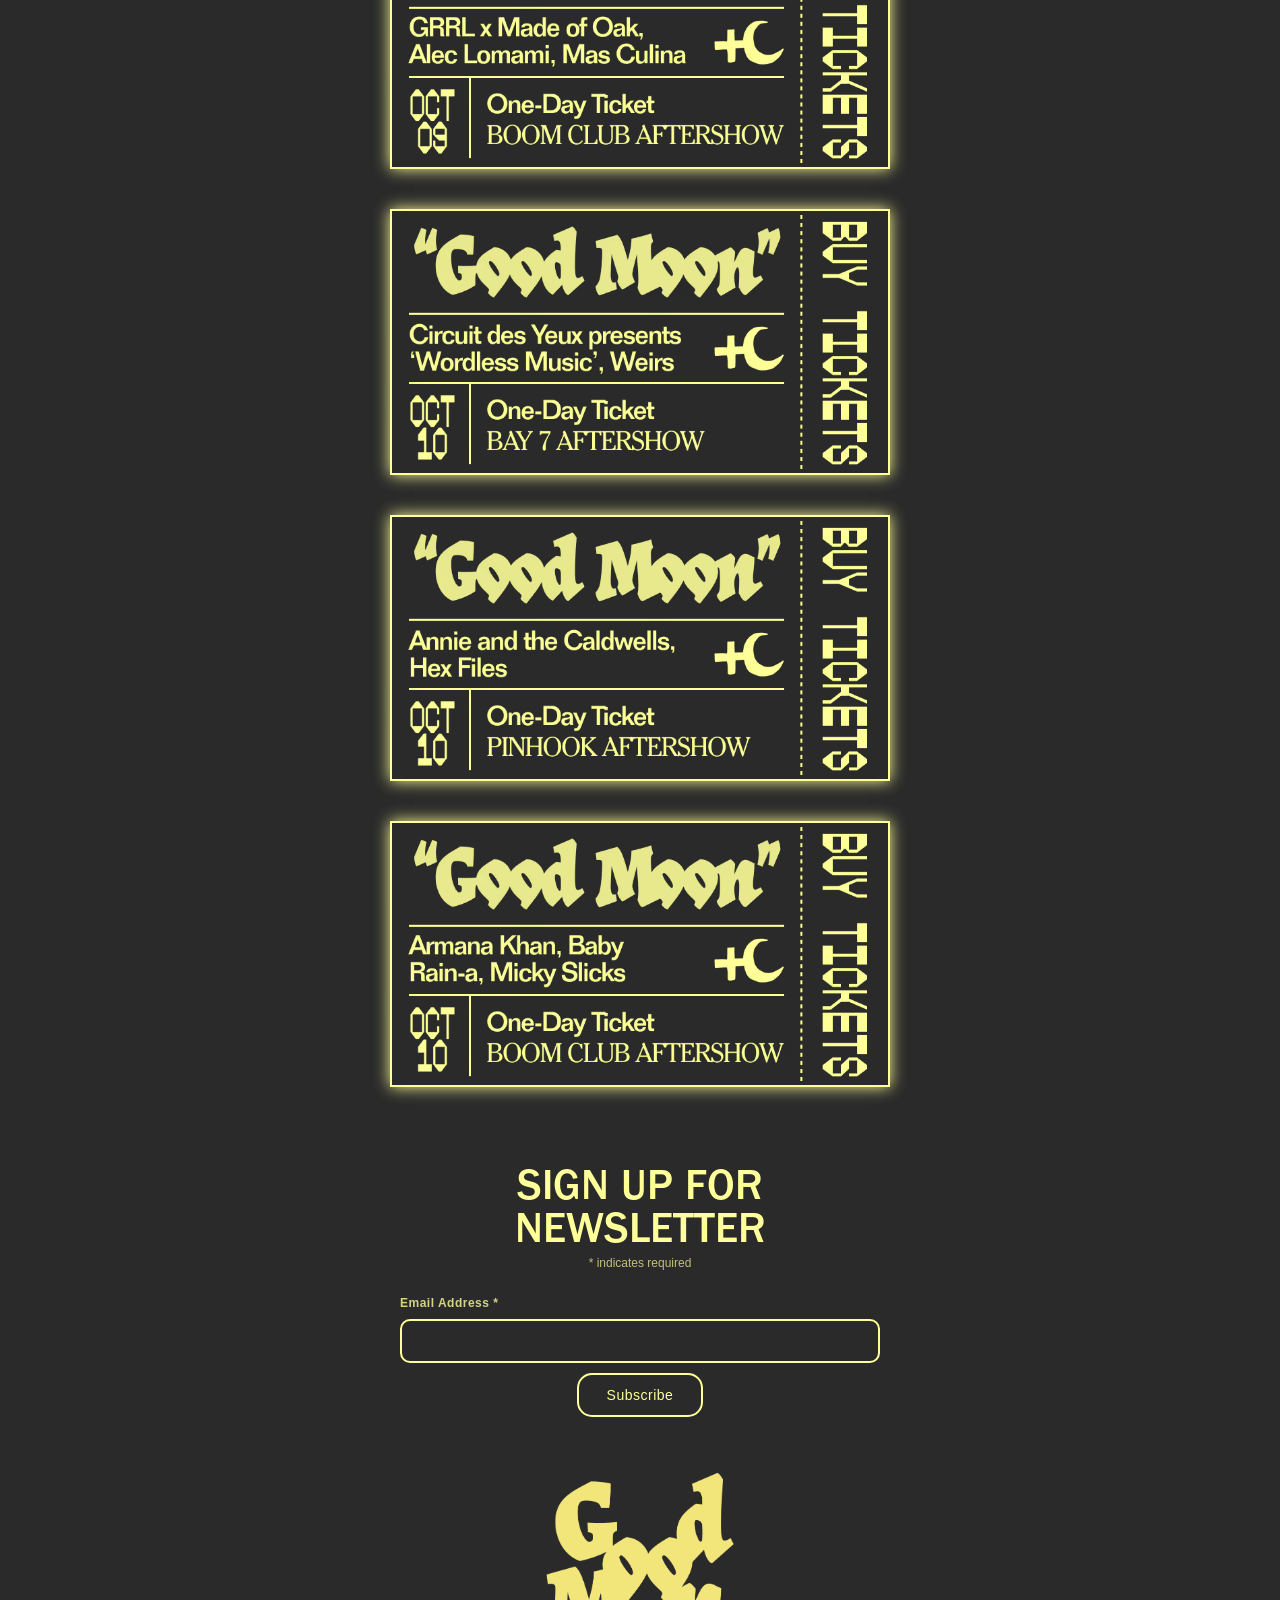
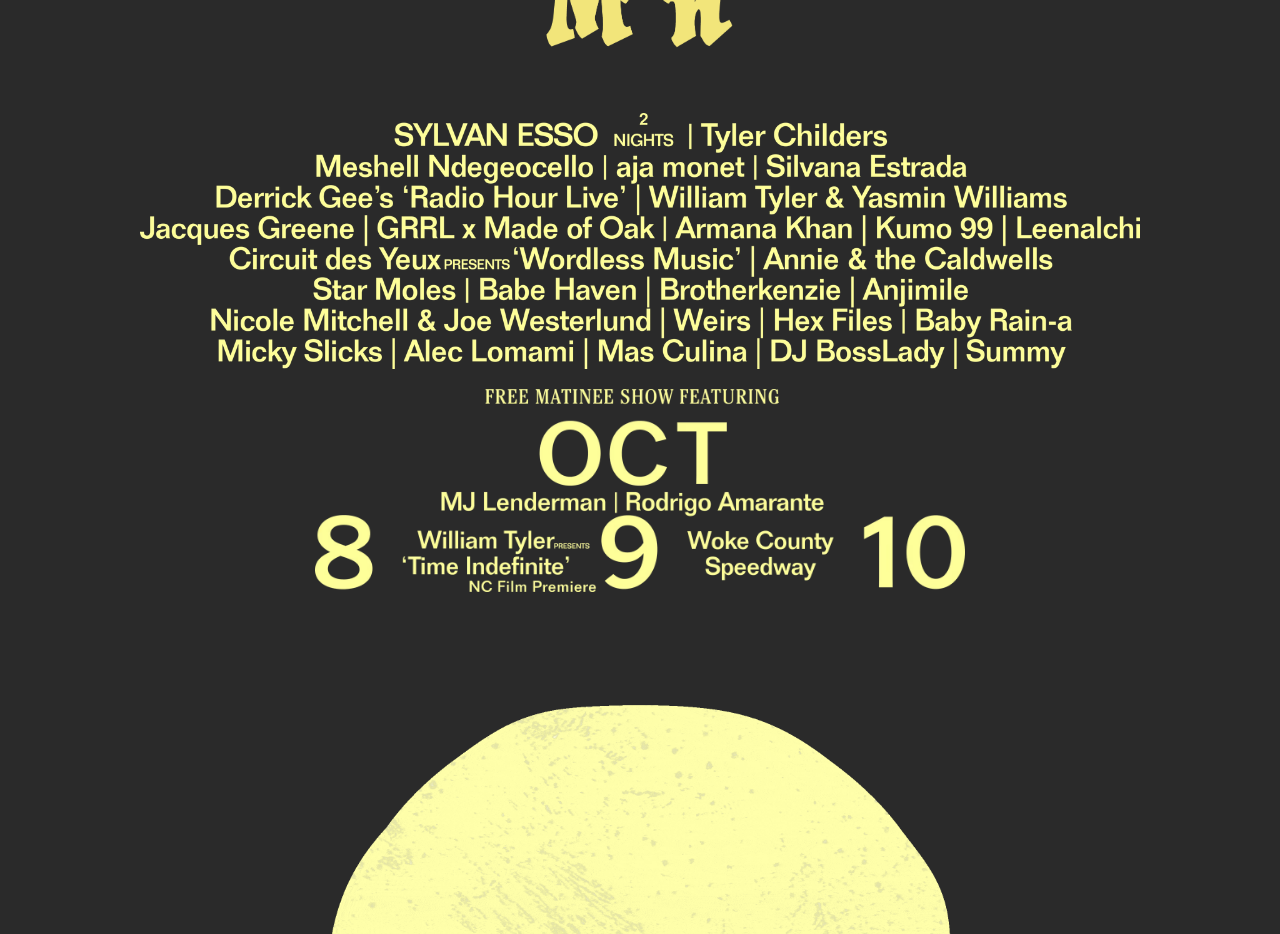
<file: tickets.html>
<!DOCTYPE html><!--  This site was created in Webflow. https://webflow.com  --><!--  Last Published: Fri Oct 09 2026 19:49:22 GMT+0000 (Coordinated Universal Time)  -->
<html data-wf-page="6a0f1d0f9572f3e7b24aaec3" data-wf-site="69fa5315053e97f702bbb917">
<head>
  <meta charset="utf-8">
  <title>Tickets | Good Moon Festival</title>
  <meta content="Good Moon Festival tickets, newsletter, and announcements" name="description">
  <meta content="Tickets | Good Moon Festival" property="og:title">
  <meta content="Good Moon Festival tickets, newsletter, and announcements" property="og:description">
  <meta content="https://cdn.prod.website-files.com/69fa5315053e97f702bbb917/6a031e4d492744aba5c4f9c2_good-moon-og-img.png" property="og:image">
  <meta content="Tickets | Good Moon Festival" name="twitter:title">
  <meta content="Good Moon Festival tickets, newsletter, and announcements" name="twitter:description">
  <meta property="og:type" content="website">
  <meta content="summary_large_image" name="twitter:card">
  <meta content="width=device-width, initial-scale=1" name="viewport">
  <meta content="Webflow" name="generator">
  <link href="css/normalize.css" rel="stylesheet" type="text/css">
  <link href="css/webflow.css" rel="stylesheet" type="text/css">
  <link href="css/good-moon.webflow.css" rel="stylesheet" type="text/css">
  <script type="text/javascript">!function(o,c){var n=c.documentElement,t=" w-mod-";n.className+=t+"js",("ontouchstart"in o||o.DocumentTouch&&c instanceof DocumentTouch)&&(n.className+=t+"touch")}(window,document);</script>
  <link href="images/favicon.png" rel="icon" type="image/png" sizes="32x32" media="(prefers-color-scheme: light)">
  <link href="images/favicon-dark.png" rel="icon" type="image/png" sizes="32x32" media="(prefers-color-scheme: dark)">
  <link href="images/favicon-48.png" rel="icon" type="image/png" sizes="48x48">
  <link href="images/webclip-180.png" rel="apple-touch-icon" sizes="180x180">
  <link href="images/webclip-192.png" rel="icon" type="image/png" sizes="192x192">
  <link href="images/webclip.png" rel="icon" type="image/png" sizes="512x512">
  <script type="text/javascript">!function(f,b,e,v,n,t,s){if(f.fbq)return;n=f.fbq=function(){n.callMethod?n.callMethod.apply(n,arguments):n.queue.push(arguments)};if(!f._fbq)f._fbq=n;n.push=n;n.loaded=!0;n.version='2.0';n.agent='plwebflow';n.queue=[];t=b.createElement(e);t.async=!0;t.src=v;s=b.getElementsByTagName(e)[0];s.parentNode.insertBefore(t,s)}(window,document,'script','https://connect.facebook.net/en_US/fbevents.js');fbq('init', '1639951707254204');fbq('track', 'PageView');</script><!--  Meta Pixel Code  -->
  <script>
!function(f,b,e,v,n,t,s)
{if(f.fbq)return;n=f.fbq=function(){n.callMethod?
n.callMethod.apply(n,arguments):n.queue.push(arguments)};
if(!f._fbq)f._fbq=n;n.push=n;n.loaded=!0;n.version='2.0';
n.queue=[];t=b.createElement(e);t.async=!0;
t.src=v;s=b.getElementsByTagName(e)[0];
s.parentNode.insertBefore(t,s)}(window,document,'script',
'https://connect.facebook.net/en_US/fbevents.js');
 fbq('init', '1639951707254204'); 
fbq('track', 'PageView');
</script>
  <noscript>
    <img height="1" width="1" src="https://www.facebook.com/tr?id=1639951707254204&ev=PageView
&noscript=1">
  </noscript>
  <!--  End Meta Pixel Code  -->
</head>
<body class="body">
  <div class="background">
    <div class="page-wrapper">
      <div class="save-the-date-container"><img src="images/26_GoodMoon_Icons-02-copy.avif" loading="lazy" sizes="100vw" srcset="images/26_GoodMoon_Icons-02-copy-p-500.png 500w, images/26_GoodMoon_Icons-02-copy-p-800.png 800w, images/26_GoodMoon_Icons-02-copy-p-1080.png 1080w, images/26_GoodMoon_Icons-02-copy.avif 2775w" alt="" class="image-2">
        <a href="index.html" class="w-inline-block"><img src="images/26_GoodMoon_Icons-01-copy.avif" loading="lazy" sizes="100vw" srcset="images/26_GoodMoon_Icons-01-copy-p-500.png 500w, images/26_GoodMoon_Icons-01-copy-p-800.png 800w, images/26_GoodMoon_Icons-01-copy-p-1080.png 1080w, images/26_GoodMoon_Icons-01-copy-p-1600.png 1600w, images/26_GoodMoon_Icons-01-copy-p-2000.png 2000w, images/26_GoodMoon_Icons-01-copy.avif 6102w" alt="" class="image"></a>
        <div class="text-block-7">TICKETS</div>
        <div class="text-block-8">Good Moon is excited to offer multiple options for fans interested in attending the festival!</div><img src="images/good-moon-divider.gif" loading="lazy" alt="" class="image-6">
        <div class="vip">
          <div class="vip-header-wrapper"><img src="images/little-glowing-star.png" loading="lazy" alt="" class="star left">
            <div class="text-block-9">VIP WEEKEND PASSES</div><img src="images/little-glowing-star.png" loading="lazy" alt="" class="star">
          </div>
          <div class="text-block-10">We are giving patrons the opportunity to attend the whole festival via our VIP Weekend passes which guarantee the same seats at our headline performances at DPAC in addition to priority access to all of our aftershow and daytime programming.  VIP Weekend passes also include an exclusive Good Moon merch bundle as well as an invite to a private happy hour.</div>
          <a href="https://am.ticketmaster.com/dpac/GoodMoonFestival" target="_blank" class="link">BUY VIP WEEKEND PASSES</a><img src="images/good-moon-divider.gif" loading="lazy" alt="" class="image-6">
        </div>
        <div class="vip">
          <div class="text-block-22">New Ticket options for Good Moon!</div>
          <div class="vip-header-wrapper"><img src="images/little-glowing-star.png" loading="lazy" alt="" class="star left">
            <div class="text-block-9">SINGLE DAY FESTIVAL PASSES</div><img src="images/little-glowing-star.png" loading="lazy" alt="" class="star">
          </div>
          <div class="text-block-10">In addition to our VIP Weekend Passes, we are now offering Single Day Passes which include tickets to the headline shows happening at DPAC each night and access to aftershow programming on the same day. <br><br>We are also excited to release Aftershow Weekend Passes which grant access to all after-show programming happening across Good Moon weekend. We still have a few individual tickets available for most shows, though some are currently sold out or getting close!</div>
          <a href="https://www.ticketmaster.com/event/2D0064AECC8CB651?did=1day" target="_blank" class="link">BUY 10/8 PASSES</a>
          <a href="https://www.ticketmaster.com/event/2D0064AECC90B6A4?did=1day" target="_blank" class="link">BUY 10/9 PASSES</a>
          <a href="https://www.ticketmaster.com/event/2D0064AECC94B6C7?did=1day" target="_blank" class="link">BUY 10/10 PASSES</a>
          <a href="https://www.eventbrite.com/e/good-moon-aftershow-weekend-pass-tickets-2002151383685" target="_blank" class="link">FULL WEEKEND <br>AFTERSHOW PASSES</a><img src="images/good-moon-divider.gif" loading="lazy" alt="" class="image-6">
        </div>
        <div class="a-la-cart">
          <div class="text-block-11">Alternatively, we ARE selling à la carte tickets to each headline and aftershow performance</div>
          <div class="text-block-12">Tickets for our headline performances are currently on sale. Individual line-ups and ticket links below.</div>
          <a href="https://www.ticketmaster.com/event/2D0064AECC8CB651?venueId=369510&amp;camefrom=CFC_DPAC_GoodMoon2026&amp;list_view=1&amp;brand=durham" target="_blank" class="w-inline-block"><img src="images/Group-9.jpg" loading="lazy" sizes="(max-width: 621px) 100vw, 621px" srcset="images/Group-9-p-500.jpg 500w, images/Group-9.jpg 621w" alt="" class="image-7"></a>
          <a href="https://am.ticketmaster.com/dpac/GoodMoonFestival" target="_blank" class="link-block w-inline-block"><img src="images/Group-11.jpg" loading="lazy" sizes="(max-width: 620px) 100vw, 620px" srcset="images/Group-11-p-500.jpg 500w, images/Group-11.jpg 620w" alt="" class="image-7 sold-out"><img src="images/sold-out-sticker.avif" loading="lazy" alt="" class="image-17">
            <div class="text-block-21"><em class="italic-text">SINGLE SHOW TICKETS SOLD OUT, VIP WEEKEND PASSES WHICH INCLUDE TIX TO THIS AND ALL OTHER SHOWS AVAILABLE HERE.</em></div>
          </a>
          <a href="https://www.ticketmaster.com/event/2D0064AECC94B6C7?venueId=369510&amp;camefrom=CFC_DPAC_GoodMoon2026&amp;list_view=1&amp;brand=durham" target="_blank" class="w-inline-block"><img src="images/Group-10.jpg" loading="lazy" sizes="(max-width: 621px) 100vw, 621px" srcset="images/Group-10-p-500.jpg 500w, images/Group-10.jpg 621w" alt="" class="image-7"></a>
          <a href="https://www.eventbrite.com/e/1998812956359?aff=oddtdtcreator" target="_blank" class="link-block-2 w-inline-block"><img src="images/matinee-show.png" loading="lazy" sizes="(max-width: 742px) 100vw, 742px" srcset="images/matinee-show-p-500.png 500w, images/matinee-show.png 742w" alt="" class="image-7"><img src="images/freeshowbadge.png" loading="lazy" alt="" class="image-18"></a>
          <div class="dpac-ticket-scaling">
            <div class="text-block-13">DPAC HEADLINE SHOW TICKET SCALING</div>
            <div class="text-block-15">Each Tier is differentiated by location within the venue. Tier 1 tickets are closest to the stage and Tier 4 are furthest from the stage</div>
            <div class="text-block-14"><span class="text-span-2">TIER 1</span> - $89.50 + $4 facility fee, ticketing fees and taxes on top</div><img src="images/good-moon-divider.gif" loading="lazy" alt="" class="image-8">
            <div class="text-block-14"><span class="text-span-2">TIER 2</span> - $69.50 + $4 facility fee, ticketing fees and taxes on top</div><img src="images/good-moon-divider.gif" loading="lazy" alt="" class="image-9">
            <div class="text-block-14"><span class="text-span-2">TIER 3</span> - $59.50 + $4 facility fee, ticketing fees and taxes on top</div><img src="images/good-moon-divider.gif" loading="lazy" alt="" class="image-10">
            <div class="text-block-14"><span class="text-span-2">TIER 4</span> - $45.50 + $4 facility fee, ticketing fees and taxes on top</div>
          </div>
          <div class="aftershow">
            <div class="text-block-16">We will also be offering tickets to each individual aftershow at two different price points:</div>
            <div class="aftershow-items">
              <div class="div-block-3">
                <div class="text-block-17">Aftershow Guaranteed Admission<br>‍<span class="text-span-3">$40 + ticketing fees &amp; taxes</span></div>
                <div class="text-block-18">This will be available as an advance purchase ticket which will guarantee access to the aftershow of your choosing.</div>
              </div>
              <div class="div-block-2">
                <div class="text-block-17">Aftershow lot miracle Admission<br>‍<span class="text-span-3">$20 flat</span></div>
                <div class="text-block-18">These tickets will be available only on the day of the show at the venue starting at 10pm. These will only be available if space permits. Cash and all major credit cards accepted.</div>
              </div>
            </div>
            <div class="aftershow-tix">
              <a href="https://www.eventbrite.com/e/1998675352783?aff=oddtdtcreator" target="_blank" class="w-inline-block"><img src="images/william-tyler-aftershow2.avif" loading="lazy" alt="" class="image-7"></a>
              <a href="https://tickets.venuepilot.com/e/good-moon-pres-star-moles-w-brotherkenzie-official-festival-aftershow-2026-10-08-the-pinhook-durham-1583b7" target="_blank" class="w-inline-block"><img src="images/star-moles-aftershow.avif" loading="lazy" alt="" class="image-7"></a>
              <a href="https://www.eventbrite.com/e/1998809803930?aff=oddtdtcreator" target="_blank" class="w-inline-block"><img src="images/Jacques-Greene-Aftershow.avif" loading="lazy" alt="" class="image-7"></a>
              <a href="https://www.eventbrite.com/e/1998807766837?aff=oddtdtcreator" target="_blank" class="w-inline-block"><img src="images/leenalchi-aftershow.avif" loading="lazy" alt="" class="image-7"></a>
              <a href="https://am.ticketmaster.com/dpac/GoodMoonFestival" target="_blank" class="link-block-3 w-inline-block"><img src="images/babe-haven-ticket.avif" loading="lazy" alt="" class="image-7"><img src="images/sold-out-sticker.avif" loading="lazy" alt="" class="image-17">
                <div class="text-block-21"><em class="italic-text">SINGLE SHOW TICKETS SOLD OUT, VIP WEEKEND PASSES WHICH INCLUDE TIX TO THIS AND ALL OTHER SHOWS AVAILABLE HERE.</em></div>
              </a>
              <a href="https://www.eventbrite.com/e/1998810791885?aff=oddtdtcreator" target="_blank" class="w-inline-block"><img src="images/Grrl-aftershow.avif" loading="lazy" alt="" class="image-7"></a>
              <a href="https://www.eventbrite.com/e/1998809528105?aff=oddtdtcreator" target="_blank" class="w-inline-block"><img src="images/weirs-aftershow.avif" loading="lazy" alt="" class="image-7"></a>
              <a href="https://tickets.venuepilot.com/e/good-moon-pres-annie-the-caldwells-hex-files-2026-10-10-the-pinhook-durham-67e127" target="_blank" class="w-inline-block"><img src="images/annie-aftershow.avif" loading="lazy" alt="" class="image-7"></a>
              <a href="https://www.eventbrite.com/e/1998810950359?aff=oddtdtcreator" target="_blank" class="w-inline-block"><img src="images/armana-aftershow.avif" loading="lazy" alt="" class="image-7"></a>
            </div>
          </div>
        </div>
        <div class="newsletter-div">
          <div id="updates" class="text-block-6 aftershow">SIGN UP FOR NEWSLETTER</div>
          <div class="code-embed w-embed w-script">
            <div id="mc_embed_shell">
              <link href="//cdn-images.mailchimp.com/embedcode/classic-061523.css" rel="stylesheet" type="text/css">
              <style type="text/css">
/* FORM CONTAINER */
#mc_embed_signup {
  background: transparent !important;
  padding: 10px;
  border-radius: 16px;
  max-width: 500px;
  margin: 0 auto;
  font-family: Helvetica, Arial, sans-serif;
  color: #FFFF99;
}
/* TITLE */
#mc_embed_signup h2 {
  text-align: center;
  margin-bottom: 10px;
  font-weight: 100;
  letter-spacing: 0.5px;
}
/* REQUIRED TEXT */
#mc_embed_signup .indicates-required {
  text-align: center;
  font-size: 12px;
  opacity: 0.7;
  margin-bottom: 20px;
}
/* LABEL */
#mc_embed_signup label {
  display: block;
  margin-bottom: 6px;
  font-size: 12px;
  letter-spacing: 0.5px;
  opacity: 0.8;
}
/* INPUT FIELD */
#mc_embed_signup input[type="email"] {
  width: 100%;
  background-color: #2A2A2A !important;
  color: #FFFF99 !important;
  border: 2px solid #FFFF99 !important;
  border-radius: 10px;
  padding: 12px 14px;
  font-size: 14px;
  transition: all 0.2s ease;
}
/* INPUT FOCUS (subtle glow) */
#mc_embed_signup input[type="email"]:focus {
  outline: none;
  box-shadow: 0 0 10px rgba(255, 255, 153, 0.4);
  border-color: #FFFF99;
}
/* PLACEHOLDER */
#mc_embed_signup input[type="email"]::placeholder {
  color: rgba(255, 255, 153, 0.6);
}
/* FIELD SPACING */
#mc_embed_signup .mc-field-group {
  margin-bottom: 10px;
}
/* CENTER BUTTON */
#mc_embed_signup .clear {
  text-align: center;
}
/* BUTTON */
#mc_embed_signup input.button {
  background-color: #2a2a2a !important;
  color: #FFFF99 !important;
  border: 2px solid #FFFF99 !important;
  border-radius: 15px;
  padding: 12px 28px;
  font-size: 14px;
  letter-spacing: 0.5px;
  cursor: pointer;
  transition: all 0.2s ease;
  display: inline-flex;
  align-items: center;
  justify-content: center;
  line-height: 1;
  font-size: 14px;
  letter-spacing: 0.5px;
  cursor: pointer;
  -webkit-appearance: none;
  appearance: none;
  height: 44px;
}
/* BUTTON HOVER */
#mc_embed_signup input.button:hover {
  background-color: #FFFF99 !important;
  color: #000000 !important;
  box-shadow: 0 0 12px rgba(255, 255, 153, 0.6);
}
/* ERROR / SUCCESS MESSAGES */
#mc_embed_signup .response {
  margin-top: 5px;
  font-size: 16px;
  text-align: center;
}
/* SUCCESS MESSAGE CONTAINER */
#mc_embed_signup #mce-success-response {
  background: #000000 !important;
  color: #FFFF99 !important;
  border: 1px solid #FFFF99 !important;
  border-radius: 12px;
  padding: 14px 16px;
  margin-top: 16px;
  text-align: center;
  font-size: 14px;
  line-height: 1.4;
/* subtle glow */
  box-shadow: 0 0 12px rgba(255, 255, 153, 0.25);
/* smoother appearance */
  opacity: 0;
  transform: translateY(10px);
  transition: all 0.3s ease;
}
/* When Mailchimp shows it */
#mc_embed_signup #mce-success-response[style*="display: block"] {
  opacity: 1;
  transform: translateY(0);
}
/* Add your own Mailchimp form style overrides in your site stylesheet or in this style block.
We recommend moving this block and the preceding CSS link to the HEAD of your HTML file. */
</style>
              <div id="mc_embed_signup">
                <form action="https://goodmoonnc.us11.list-manage.com/subscribe/post?
u=e81c2adaa16448844629bfd45&amp;id=fb41e5bf0b&amp;f_id=00b42ae1f0" method="post" id="mc-embedded-subscribe-form" name="mc-
embedded-subscribe-form" class="validate" target="_blank">
                  <div id="mc_embed_signup_scroll">
                    <h2></h2>
                    <div class="indicates-required"><span class="asterisk">*</span> indicates required</div>
                    <div class="mc-field-group"><label for="mce-EMAIL">Email Address <span class="asterisk">*</span></label><input type="email" name="EMAIL" class="required email" id="mce-EMAIL" required="" value=""></div>
                    <div hidden=""><input type="hidden" name="tags" value="8118187"></div>
                    <div id="mce-responses" class="clear">
                      <div class="response" id="mce-error-response" style="display: none;"></div>
                      <div class="response" id="mce-success-response" style="display: none;"></div>
                    </div>
                    <div aria-hidden="true" style="position: absolute; left: -5000px;"><input type="text" name="b_e81c2adaa16448844629bfd45_fb41e5bf0b" tabindex="-1" value=""></div>
                    <div class="clear"><input type="submit" name="subscribe" id="mc-embedded-subscribe" class="button" value="Subscribe"></div>
                  </div>
                </form>
              </div>
              <script type="text/javascript" src="https://s3.amazonaws.com/downloads.mailchimp.com/js/mc-validate.js"></script>
              <script type="text/javascript" src="https://s3.amazonaws.com/downloads.mailchimp.com/js/mc-sms-phone.js"></script>
              <script type="text/javascript">(function($) {window.fnames =
new Array(); window.ftypes = new
Array();fnames[0]='EMAIL';ftypes[0]='email';fnames[1]='FNAME';ftypes[1]='text';fnames[2]='LNAME';ftypes[2]='text';fnames[3]='ADDRESS';ftypes[3]
(jQuery));var $mcj = jQuery.noConflict(true);
// SMS Phone Multi-Country Functionality
if(!window.MC) {
window.MC = {};
}
window.MC.smsPhoneData = {
defaultCountryCode: 'US',
programs: [],
smsProgramDataCountryNames: []
};
function getCountryUnicodeFlag(countryCode) {
return countryCode.toUpperCase().replace(/./g, (char) => String.fromCodePoint(char.charCodeAt(0) + 127397))
};
// HTML sanitization function to prevent XSS
function sanitizeHtml(str) {
if (typeof str !== 'string') return '';
return str
.replace(/&/g, '&amp;')
.replace(/</g, '&lt;')
.replace(/>/g, '&gt;')
.replace(/"/g, '&quot;')
.replace(/'/g, '&#x27;')
.replace(/\//g, '&#x2F;');
}
// URL sanitization function to prevent javascript: and data: URLs
function sanitizeUrl(url) {
if (typeof url !== 'string') return '';
const trimmedUrl = url.trim().toLowerCase();
if (trimmedUrl.startsWith('javascript:') || trimmedUrl.startsWith('data:') || trimmedUrl.startsWith('vbscript:')) {
return '#';
}
return url;
}
const getBrowserLanguage = () => {
if (!window?.navigator?.language?.split('-')[1]) {
return window?.navigator?.language?.toUpperCase();
}
return window?.navigator?.language?.split('-')[1];
};
// getBrowserLanguageCode() and getSmsProgramForCountryAndLanguage() are provided globally
// by the external mc-sms-phone.js script loaded alongside this inline form script.
function getDefaultCountryProgram(defaultCountryCode, smsProgramData) {
if (!smsProgramData || smsProgramData.length === 0) {
return null;
}
var browserCountryCode = getBrowserLanguage();
var browserLangCode = getBrowserLanguageCode();
if (browserCountryCode) {
var match = getSmsProgramForCountryAndLanguage(smsProgramData, browserCountryCode, browserLangCode);
if (match) { return match; }
}
if (defaultCountryCode) {
var match = getSmsProgramForCountryAndLanguage(smsProgramData, defaultCountryCode, browserLangCode);
if (match) { return match; }
}
return smsProgramData[0];
}
function updateSmsLegalText(countryCode, fieldName) {
if (!countryCode || !fieldName) {
return;
}
var programs = window?.MC?.smsPhoneData?.programs;
if (!programs || !Array.isArray(programs)) {
return;
}
var browserLangCode = getBrowserLanguageCode();
var program = getSmsProgramForCountryAndLanguage(programs, countryCode, browserLangCode);
if (!program || !program.requiredTemplate) {
return;
}
var smsConsentHtmlRenderingFixEnabled = true;
const legalTextElement = document.querySelector('#legal-text-' + fieldName);
if (!legalTextElement) {
return;
}
const divRegex = new RegExp('</?[div][^>]*>', 'gi');
const blockWrapperRegex = new RegExp('</?(?:div|p)[^>]*>', 'gi');
const fullAnchorRegex = new RegExp('<a.*?</a>', 'g');
const anchorRegex = new RegExp('<a href="(.*?)" target="(.*?)">(.*?)</a>');
const template = smsConsentHtmlRenderingFixEnabled
? program.requiredTemplate
.replace(/<\/p>\s*<p[^>]*>/gi, ' ')
.replace(blockWrapperRegex, '')
: program.requiredTemplate.replace(divRegex, '');
legalTextElement.textContent = '';
const parts = template.split(/(<a href=".*?"(?: target=".*?")?>.*?<\/a>)/g);
parts.forEach(function(part) {
if (!part) {
return;
}
const anchorMatch = part.match(/<a href="(.*?)"(?: target="(.*?)")?>(.+?)<\/a>/);
if (anchorMatch) {
const linkElement = document.createElement('a');
linkElement.href = sanitizeUrl(anchorMatch[1]);
linkElement.target = anchorMatch[2] ? sanitizeHtml(anchorMatch[2]) : '_blank';
linkElement.rel = 'noopener noreferrer';
linkElement.textContent = sanitizeHtml(anchorMatch[3]);
legalTextElement.appendChild(linkElement);
} else {
legalTextElement.appendChild(document.createTextNode(part));
}
});
}
function generateDropdownOptions(smsProgramData) {
if (!smsProgramData || smsProgramData.length === 0) {
return '';
}
var programs = true
? smsProgramData.filter(function(p, i, arr) {
return arr.findIndex(function(q) { return q.countryCode === p.countryCode; }) === i;
})
: smsProgramData;
return programs.map(program => {
const flag = getCountryUnicodeFlag(program.countryCode);
const countryName = getCountryName(program.countryCode);
const callingCode = program.countryCallingCode || '';
// Sanitize all values to prevent XSS
const sanitizedCountryCode = sanitizeHtml(program.countryCode || '');
const sanitizedCountryName = sanitizeHtml(countryName || '');
const sanitizedCallingCode = sanitizeHtml(callingCode || '');
return '<option value="' + sanitizedCountryCode + '">' + sanitizedCountryName + ' ' + sanitizedCallingCode + '</option>';
}).join('');
}
function getCountryName(countryCode) {
if (window.MC?.smsPhoneData?.smsProgramDataCountryNames &&
Array.isArray(window.MC.smsPhoneData.smsProgramDataCountryNames)) {
for (let i = 0; i < window.MC.smsPhoneData.smsProgramDataCountryNames.length; i++) {
if (window.MC.smsPhoneData.smsProgramDataCountryNames[i].code === countryCode) {
return window.MC.smsPhoneData.smsProgramDataCountryNames[i].name;
}
}
}
return countryCode;
}
function getDefaultPlaceholder(countryCode) {
if (!countryCode || typeof countryCode !== 'string') {
return '+1 000 000 0000'; // Default US placeholder
}
var mockPlaceholders = [
{
countryCode: 'US',
placeholder: '+1 000 000 0000',
helpText: 'Include the US country code +1 before the phone number',
},
{
countryCode: 'GB',
placeholder: '+44 0000 000000',
helpText: 'Include the GB country code +44 before the phone number',
},
{
countryCode: 'CA',
placeholder: '+1 000 000 0000',
helpText: 'Include the CA country code +1 before the phone number',
},
{
countryCode: 'AU',
placeholder: '+61 000 000 000',
helpText: 'Include the AU country code +61 before the phone number',
},
{
countryCode: 'DE',
placeholder: '+49 000 0000000',
helpText: 'Fügen Sie vor der Telefonnummer die DE-Ländervorwahl +49 ein',
},
{
countryCode: 'FR',
placeholder: '+33 0 00 00 00 00',
helpText: 'Incluez le code pays FR +33 avant le numéro de téléphone',
},
{
countryCode: 'ES',
placeholder: '+34 000 000 000',
helpText: 'Incluya el código de país ES +34 antes del número de teléfono',
},
{
countryCode: 'NL',
placeholder: '+31 0 00000000',
helpText: 'Voeg de NL-landcode +31 toe vóór het telefoonnummer',
},
{
countryCode: 'BE',
placeholder: '+32 000 00 00 00',
helpText: 'Incluez le code pays BE +32 avant le numéro de téléphone',
},
{
countryCode: 'CH',
placeholder: '+41 00 000 00 00',
helpText: 'Fügen Sie vor der Telefonnummer die CH-Ländervorwahl +41 ein',
},
{
countryCode: 'AT',
placeholder: '+43 000 000 0000',
helpText: 'Fügen Sie vor der Telefonnummer die AT-Ländervorwahl +43 ein',
},
{
countryCode: 'IE',
placeholder: '+353 00 000 0000',
helpText: 'Include the IE country code +353 before the phone number',
},
{
countryCode: 'IT',
placeholder: '+39 000 000 0000',
helpText: 'Includere il prefisso internazionale IT +39 prima del numero di telefono',
},
{
countryCode: 'NO',
placeholder: '+47 000 00 000',
helpText: 'Inkluder NO landskode +47 før telefonnummeret',
},
{
countryCode: 'SE',
placeholder: '+46 00 000 00 00',
helpText: 'Inkludera SE landskod +46 före telefonnumret',
},
{
countryCode: 'DK',
placeholder: '+45 00 00 00 00',
helpText: 'Inkluder DK landekode +45 før telefonnummeret',
},
{
countryCode: 'FI',
placeholder: '+358 00 000 0000',
helpText: 'Sisällytä FI-maakoodi +358 ennen puhelinnumeroa',
},
{
countryCode: 'EE',
placeholder: '+372 0000 0000',
helpText: 'Lisage EE riigikood +372 telefoninumbri ette',
},
{
countryCode: 'PL',
placeholder: '+48 000 000 000',
helpText: 'Podaj numer kierunkowy PL +48 przed numerem telefonu',
},
{
countryCode: 'SK',
placeholder: '+421 000 000 000',
helpText: 'Pred telefónne číslo uveďte kód krajiny SK +421',
},
{
countryCode: 'LV',
placeholder: '+371 0000 0000',
helpText: 'Iekļaujiet LV valsts kodu +371 pirms tālruņa numura',
},
{
countryCode: 'LT',
placeholder: '+370 0000 0000',
helpText: 'Įtraukite LT šalies kodą +370 prieš telefono numerį',
},
{
countryCode: 'GR',
placeholder: '+30 000 000 0000',
helpText: 'Συμπεριλάβετε τον κωδικό χώρας GR +30 πριν από τον αριθμό τηλεφώνου',
},
{
countryCode: 'PT',
placeholder: '+351 000 000 000',
helpText: 'Inclua o código de país PT +351 antes do número de telefone',
},
{
countryCode: 'HR',
placeholder: '+385 00 000 0000',
helpText: 'Uključite HR pozivni broj države +385 prije telefonskog broja',
},
{
countryCode: 'SI',
placeholder: '+386 00 000 000',
helpText: 'Vključite SI kodo države +386 pred telefonsko številko',
},
{
countryCode: 'IS',
placeholder: '+354 000 0000',
helpText: 'Láttu IS landsnúmer +354 fylgja á undan símanúmerinu',
},
{
countryCode: 'LU',
placeholder: '+352 000 000 000',
helpText: 'Incluez le code pays LU +352 avant le numéro de téléphone',
},
{
countryCode: 'MC',
placeholder: '+377 00 00 00 00',
helpText: 'Incluez le code pays MC +377 avant le numéro de téléphone',
},
{
countryCode: 'AD',
placeholder: '+376 000 000',
helpText: 'Incloeu el codi de país AD +376 abans del número de telèfon',
},
{
countryCode: 'JE',
placeholder: '+44 0000 000000',
helpText: 'Include the JE country code +44 before the phone number',
},
{
countryCode: 'IM',
placeholder: '+44 0000 000000',
helpText: 'Include the IM country code +44 before the phone number',
},
{
countryCode: 'GG',
placeholder: '+44 0000 000000',
helpText: 'Include the GG country code +44 before the phone number',
},
{
countryCode: 'AL',
placeholder: '+355 00 000 0000',
helpText: 'Përfshini kodin e vendit AL +355 para numrit të telefonit',
},
{
countryCode: 'SM',
placeholder: '+378 0000 000000',
helpText: 'Includere il prefisso internazionale SM +378 prima del numero di telefono',
},
{
countryCode: 'FO',
placeholder: '+298 000000',
helpText: 'Inkluder FO landekode +298 før telefonnummeret',
},
{
countryCode: 'MT',
placeholder: '+356 0000 0000',
helpText: 'Include the MT country code +356 before the phone number',
},
{
countryCode: 'LI',
placeholder: '+423 000 0000',
helpText: 'Fügen Sie vor der Telefonnummer die LI-Ländervorwahl +423 ein',
},
{
countryCode: 'GI',
placeholder: '+350 000 00000',
helpText: 'Include the GI country code +350 before the phone number',
},
{
countryCode: 'MD',
placeholder: '+373 00 000 000',
helpText: 'Includeți codul de țară MD +373 înaintea numărului de telefon',
},
{
countryCode: 'HU',
placeholder: '+36 00 000 0000',
helpText: 'A telefonszám előtt adja meg a HU országkódot +36',
},
{
countryCode: 'NZ',
placeholder: '+64 00 000 0000',
helpText: 'Include the NZ country code +64 before the phone number',
},
{
countryCode: 'ME',
placeholder: '+382 00 000 000',
helpText: 'Uključite ME pozivni broj države +382 prije telefonskog broja',
},
];
const selectedPlaceholder = mockPlaceholders.find(function(item) {
return item && item.countryCode === countryCode;
});
return selectedPlaceholder ? selectedPlaceholder.placeholder : mockPlaceholders[0].placeholder;
}
function updatePlaceholder(countryCode, fieldName) {
if (!countryCode || !fieldName) {
return;
}
const phoneInput = document.querySelector('#mce-' + fieldName);
if (!phoneInput) {
return;
}
const placeholder = getDefaultPlaceholder(countryCode);
if (placeholder) {
phoneInput.placeholder = placeholder;
}
}
function updateCountryCodeInstruction(countryCode, fieldName) {
updatePlaceholder(countryCode, fieldName);
}
function getDefaultHelpText(countryCode) {
var mockPlaceholders = [
{
countryCode: 'US',
placeholder: '+1 000 000 0000',
helpText: 'Include the US country code +1 before the phone number',
},
{
countryCode: 'GB',
placeholder: '+44 0000 000000',
helpText: 'Include the GB country code +44 before the phone number',
},
{
countryCode: 'CA',
placeholder: '+1 000 000 0000',
helpText: 'Include the CA country code +1 before the phone number',
},
{
countryCode: 'AU',
placeholder: '+61 000 000 000',
helpText: 'Include the AU country code +61 before the phone number',
},
{
countryCode: 'DE',
placeholder: '+49 000 0000000',
helpText: 'Fügen Sie vor der Telefonnummer die DE-Ländervorwahl +49 ein',
},
{
countryCode: 'FR',
placeholder: '+33 0 00 00 00 00',
helpText: 'Incluez le code pays FR +33 avant le numéro de téléphone',
},
{
countryCode: 'ES',
placeholder: '+34 000 000 000',
helpText: 'Incluya el código de país ES +34 antes del número de teléfono',
},
{
countryCode: 'NL',
placeholder: '+31 0 00000000',
helpText: 'Voeg de NL-landcode +31 toe vóór het telefoonnummer',
},
{
countryCode: 'BE',
placeholder: '+32 000 00 00 00',
helpText: 'Incluez le code pays BE +32 avant le numéro de téléphone',
},
{
countryCode: 'CH',
placeholder: '+41 00 000 00 00',
helpText: 'Fügen Sie vor der Telefonnummer die CH-Ländervorwahl +41 ein',
},
{
countryCode: 'AT',
placeholder: '+43 000 000 0000',
helpText: 'Fügen Sie vor der Telefonnummer die AT-Ländervorwahl +43 ein',
},
{
countryCode: 'IE',
placeholder: '+353 00 000 0000',
helpText: 'Include the IE country code +353 before the phone number',
},
{
countryCode: 'IT',
placeholder: '+39 000 000 0000',
helpText: 'Includere il prefisso internazionale IT +39 prima del numero di telefono',
},
{
countryCode: 'NO',
placeholder: '+47 000 00 000',
helpText: 'Inkluder NO landskode +47 før telefonnummeret',
},
{
countryCode: 'SE',
placeholder: '+46 00 000 00 00',
helpText: 'Inkludera SE landskod +46 före telefonnumret',
},
{
countryCode: 'DK',
placeholder: '+45 00 00 00 00',
helpText: 'Inkluder DK landekode +45 før telefonnummeret',
},
{
countryCode: 'FI',
placeholder: '+358 00 000 0000',
helpText: 'Sisällytä FI-maakoodi +358 ennen puhelinnumeroa',
},
{
countryCode: 'EE',
placeholder: '+372 0000 0000',
helpText: 'Lisage EE riigikood +372 telefoninumbri ette',
},
{
countryCode: 'PL',
placeholder: '+48 000 000 000',
helpText: 'Podaj numer kierunkowy PL +48 przed numerem telefonu',
},
{
countryCode: 'SK',
placeholder: '+421 000 000 000',
helpText: 'Pred telefónne číslo uveďte kód krajiny SK +421',
},
{
countryCode: 'LV',
placeholder: '+371 0000 0000',
helpText: 'Iekļaujiet LV valsts kodu +371 pirms tālruņa numura',
},
{
countryCode: 'LT',
placeholder: '+370 0000 0000',
helpText: 'Įtraukite LT šalies kodą +370 prieš telefono numerį',
},
{
countryCode: 'GR',
placeholder: '+30 000 000 0000',
helpText: 'Συμπεριλάβετε τον κωδικό χώρας GR +30 πριν από τον αριθμό τηλεφώνου',
},
{
countryCode: 'PT',
placeholder: '+351 000 000 000',
helpText: 'Inclua o código de país PT +351 antes do número de telefone',
},
{
countryCode: 'HR',
placeholder: '+385 00 000 0000',
helpText: 'Uključite HR pozivni broj države +385 prije telefonskog broja',
},
{
countryCode: 'SI',
placeholder: '+386 00 000 000',
helpText: 'Vključite SI kodo države +386 pred telefonsko številko',
},
{
countryCode: 'IS',
placeholder: '+354 000 0000',
helpText: 'Láttu IS landsnúmer +354 fylgja á undan símanúmerinu',
},
{
countryCode: 'LU',
placeholder: '+352 000 000 000',
helpText: 'Incluez le code pays LU +352 avant le numéro de téléphone',
},
{
countryCode: 'MC',
placeholder: '+377 00 00 00 00',
helpText: 'Incluez le code pays MC +377 avant le numéro de téléphone',
},
{
countryCode: 'AD',
placeholder: '+376 000 000',
helpText: 'Incloeu el codi de país AD +376 abans del número de telèfon',
},
{
countryCode: 'JE',
placeholder: '+44 0000 000000',
helpText: 'Include the JE country code +44 before the phone number',
},
{
countryCode: 'IM',
placeholder: '+44 0000 000000',
helpText: 'Include the IM country code +44 before the phone number',
},
{
countryCode: 'GG',
placeholder: '+44 0000 000000',
helpText: 'Include the GG country code +44 before the phone number',
},
{
countryCode: 'AL',
placeholder: '+355 00 000 0000',
helpText: 'Përfshini kodin e vendit AL +355 para numrit të telefonit',
},
{
countryCode: 'SM',
placeholder: '+378 0000 000000',
helpText: 'Includere il prefisso internazionale SM +378 prima del numero di telefono',
},
{
countryCode: 'FO',
placeholder: '+298 000000',
helpText: 'Inkluder FO landekode +298 før telefonnummeret',
},
{
countryCode: 'MT',
placeholder: '+356 0000 0000',
helpText: 'Include the MT country code +356 before the phone number',
},
{
countryCode: 'LI',
placeholder: '+423 000 0000',
helpText: 'Fügen Sie vor der Telefonnummer die LI-Ländervorwahl +423 ein',
},
{
countryCode: 'GI',
placeholder: '+350 000 00000',
helpText: 'Include the GI country code +350 before the phone number',
},
{
countryCode: 'MD',
placeholder: '+373 00 000 000',
helpText: 'Includeți codul de țară MD +373 înaintea numărului de telefon',
},
{
countryCode: 'HU',
placeholder: '+36 00 000 0000',
helpText: 'A telefonszám előtt adja meg a HU országkódot +36',
},
{
countryCode: 'NZ',
placeholder: '+64 00 000 0000',
helpText: 'Include the NZ country code +64 before the phone number',
},
{
countryCode: 'ME',
placeholder: '+382 00 000 000',
helpText: 'Uključite ME pozivni broj države +382 prije telefonskog broja',
},
];
if (!countryCode || typeof countryCode !== 'string') {
return mockPlaceholders[0].helpText;
}
const selectedHelpText = mockPlaceholders.find(function(item) {
return item && item.countryCode === countryCode;
});
return selectedHelpText ? selectedHelpText.helpText : mockPlaceholders[0].helpText;
}
function setDefaultHelpText(countryCode) {
const helpTextSpan = document.querySelector('#help-text');
if (!helpTextSpan) {
return;
}
}
function updateHelpTextCountryCode(countryCode, fieldName) {
if (!countryCode || !fieldName) {
return;
}
setDefaultHelpText(countryCode);
}
function initializeSmsPhoneDropdown(fieldName) {
if (!fieldName || typeof fieldName !== 'string') {
return;
}
const dropdown = document.querySelector('#country-select-' + fieldName);
const displayFlag = document.querySelector('#flag-display-' + fieldName);
if (!dropdown || !displayFlag) {
return;
}
const smsPhoneData = window.MC?.smsPhoneData;
if (smsPhoneData && smsPhoneData.programs && Array.isArray(smsPhoneData.programs)) {
dropdown.innerHTML = generateDropdownOptions(smsPhoneData.programs);
}
const defaultProgram = getDefaultCountryProgram(smsPhoneData?.defaultCountryCode, smsPhoneData?.programs);
if (defaultProgram && defaultProgram.countryCode) {
dropdown.value = defaultProgram.countryCode;
const flagSpan = displayFlag?.querySelector('#flag-emoji-' + fieldName);
if (flagSpan) {
flagSpan.textContent = getCountryUnicodeFlag(defaultProgram.countryCode);
flagSpan.setAttribute('aria-label', sanitizeHtml(defaultProgram.countryCode) + ' flag');
}
updateSmsLegalText(defaultProgram.countryCode, fieldName);
updatePlaceholder(defaultProgram.countryCode, fieldName);
updateCountryCodeInstruction(defaultProgram.countryCode, fieldName);
}
var smsNotRequiredRemoveCountryCodeEnabled = true;
var smsField = Object.values({"EMAIL":{"name":"EMAIL","label":"Email
Address","helper_text":"","type":"email","required":true,"audience_field_name":"Email
Address","merge_id":0,"help_text_enabled":false,"enabled":true,"order":0,"field_type":"merge"},"FNAME":{"name":"FNAME","label":"First
Name","helper_text":"","type":"text","required":false,"audience_field_name":"First
Name","enabled":false,"order":null,"field_type":"merge","merge_id":1},"LNAME":{"name":"LNAME","label":"Last
Name","helper_text":"","type":"text","required":false,"audience_field_name":"Last
Name","enabled":false,"order":null,"field_type":"merge","merge_id":2},"ADDRESS":
{"name":"ADDRESS","label":"Address","helper_text":"","type":"address","required":false,"audience_field_name":"Address","enabled":false,"order":nu
{"2":"Albania","3":"Algeria","4":"Andorra","5":"Angola","6":"Argentina","7":"Armenia","8":"Australia","9":"Austria","10":"Azerbaijan","11":"Bahamas","12
and Herzegovina","23":"Botswana","24":"Brazil","25":"Bulgaria","26":"Burkina
Faso","27":"Burundi","28":"Cambodia","29":"Cameroon","30":"Canada","31":"Cape Verde","32":"Cayman Islands","33":"Central African
Republic","34":"Chad","35":"Chile","36":"China","37":"Colombia","38":"Congo","40":"Croatia","41":"Cyprus","42":"Czech
Republic","43":"Denmark","44":"Djibouti","45":"Ecuador","46":"Egypt","47":"El Salvador","48":"Equatorial
Guinea","49":"Eritrea","50":"Estonia","51":"Ethiopia","52":"Fiji","53":"Finland","54":"France","56":"Gabon","57":"Gambia","58":"Georgia","59":"German
Bissau","65":"Guyana","66":"Honduras","67":"Hong
Kong","68":"Hungary","69":"Iceland","70":"India","71":"Indonesia","74":"Ireland","75":"Israel","76":"Italy","78":"Japan","79":"Jordan","80":"Kazakhstan
People's Democratic
Republic","85":"Latvia","86":"Lebanon","87":"Lesotho","88":"Liberia","90":"Liechtenstein","91":"Lithuania","92":"Luxembourg","93":"Macedonia","94":
Antilles","111":"New
Zealand","112":"Nicaragua","113":"Niger","114":"Nigeria","116":"Norway","117":"Oman","118":"Pakistan","119":"Panama","120":"Paraguay","121":"Pe
(Independent)","133":"Saudi Arabia","134":"Senegal","135":"Seychelles","136":"Sierra
Leone","137":"Singapore","138":"Slovakia","139":"Slovenia","140":"Somalia","141":"South Africa","142":"South Korea","143":"Spain","144":"Sri
Lanka","146":"Suriname","147":"Swaziland","148":"Sweden","149":"Switzerland","152":"Taiwan","153":"Tanzania","154":"Thailand","155":"Togo","156
Arab Emirates","163":"Uruguay","164":"USA","165":"Uzbekistan","166":"Vatican City State (Holy
See)","167":"Venezuela","168":"Vietnam","169":"Virgin Islands (British)","170":"Yemen","173":"Zambia","174":"Zimbabwe","175":"Antigua And
Barbuda","176":"Anguilla","179":"Aruba","180":"Brunei Darussalam","181":"Bouvet Island","183":"Cook Islands","185":"Christmas
Island","187":"Dominican Republic","188":"Western Sahara","189":"Falkland Islands","191":"Faroe Islands","192":"Grenada","193":"French
Guiana","194":"Gibraltar","195":"Greenland","196":"Guadeloupe","198":"Guatemala","200":"Haiti","202":"Jamaica","203":"Kiribati","204":"Comoros","
Kitts and Nevis","206":"Saint Lucia","207":"Marshall Islands","208":"Macau","210":"Martinique","212":"Mauritius","213":"New
Caledonia","214":"Norfolk Island","215":"Nauru","217":"Niue","219":"Papua New Guinea","221":"Pitcairn","222":"Palau","223":"Solomon
Islands","225":"Svalbard and Jan Mayen Islands","227":"San Marino","232":"Tonga","233":"Timor-Leste","234":"Trinidad and
Tobago","235":"Tuvalu","237":"Saint Vincent and the Grenadines","239":"Vanuatu","241":"Mayotte","242":"Myanmar","255":"Sao Tome and
Principe","257":"South Georgia and the South Sandwich Islands","260":"Tajikistan","262":"United Kingdom","268":"Costa
Rica","270":"Guernsey","272":"North Korea","274":"Afghanistan","275":"Cote D'Ivoire","276":"Cuba","277":"French
Polynesia","278":"Iran","279":"Iraq","281":"Libya","282":"Palestine","285":"Syria","286":"Aaland Islands","287":"Turks & Caicos
Islands","288":"Jersey (Channel Islands)","289":"Dominica","290":"Montenegro","293":"Sudan","294":"Montserrat","298":"Curacao","302":"Sint
Maarten","311":"South Sudan","315":"Republic of Kosovo","318":"Congo, Democratic Republic of the","323":"Isle of Man","324":"Saint
Martin","325":"Bonaire, Saint Eustatius and Saba","326":"Serbia","327":"Saint Barthelemy"},"defaultcountry":164},"PHONE":
{"name":"PHONE","label":"Phone Number","helper_text":"","type":"phone","required":false,"audience_field_name":"Phone
Number","phoneformat":"","enabled":false,"order":null,"field_type":"merge","merge_id":4},"BIRTHDAY":
{"name":"BIRTHDAY","label":"Birthday","helper_text":"","type":"birthday","required":false,"audience_field_name":"Birthday","dateformat":"MM/DD","e
{"name":"COMPANY","label":"Company","helper_text":"","type":"text","required":false,"audience_field_name":"Company","enabled":false,"order":nul
{ return f.name === fieldName && f.type === 'smsphone'; });
var isRequired = smsField ? smsField.required : false;
var shouldAppendCountryCode = smsNotRequiredRemoveCountryCodeEnabled ? isRequired : true;
var phoneInput = document.querySelector('#mce-' + fieldName);
if (phoneInput && defaultProgram.countryCallingCode && shouldAppendCountryCode) {
phoneInput.value = defaultProgram.countryCallingCode;
}
displayFlag?.addEventListener('click', function(e) {
dropdown.focus();
});
dropdown?.addEventListener('change', function() {
const selectedCountry = this.value;
if (!selectedCountry || typeof selectedCountry !== 'string') {
return;
}
const flagSpan = displayFlag?.querySelector('#flag-emoji-' + fieldName);
if (flagSpan) {
flagSpan.textContent = getCountryUnicodeFlag(selectedCountry);
flagSpan.setAttribute('aria-label', sanitizeHtml(selectedCountry) + ' flag');
}
const selectedProgram = window.MC?.smsPhoneData?.programs.find(function(program) {
return program && program.countryCode === selectedCountry;
});
var smsNotRequiredRemoveCountryCodeEnabled = true;
var smsField = Object.values({"EMAIL":{"name":"EMAIL","label":"Email
Address","helper_text":"","type":"email","required":true,"audience_field_name":"Email
Address","merge_id":0,"help_text_enabled":false,"enabled":true,"order":0,"field_type":"merge"},"FNAME":{"name":"FNAME","label":"First
Name","helper_text":"","type":"text","required":false,"audience_field_name":"First
Name","enabled":false,"order":null,"field_type":"merge","merge_id":1},"LNAME":{"name":"LNAME","label":"Last
Name","helper_text":"","type":"text","required":false,"audience_field_name":"Last
Name","enabled":false,"order":null,"field_type":"merge","merge_id":2},"ADDRESS":
{"name":"ADDRESS","label":"Address","helper_text":"","type":"address","required":false,"audience_field_name":"Address","enabled":false,"order":nu
{"2":"Albania","3":"Algeria","4":"Andorra","5":"Angola","6":"Argentina","7":"Armenia","8":"Australia","9":"Austria","10":"Azerbaijan","11":"Bahamas","12
and Herzegovina","23":"Botswana","24":"Brazil","25":"Bulgaria","26":"Burkina
Faso","27":"Burundi","28":"Cambodia","29":"Cameroon","30":"Canada","31":"Cape Verde","32":"Cayman Islands","33":"Central African
Republic","34":"Chad","35":"Chile","36":"China","37":"Colombia","38":"Congo","40":"Croatia","41":"Cyprus","42":"Czech
Republic","43":"Denmark","44":"Djibouti","45":"Ecuador","46":"Egypt","47":"El Salvador","48":"Equatorial
Guinea","49":"Eritrea","50":"Estonia","51":"Ethiopia","52":"Fiji","53":"Finland","54":"France","56":"Gabon","57":"Gambia","58":"Georgia","59":"German
Bissau","65":"Guyana","66":"Honduras","67":"Hong
Kong","68":"Hungary","69":"Iceland","70":"India","71":"Indonesia","74":"Ireland","75":"Israel","76":"Italy","78":"Japan","79":"Jordan","80":"Kazakhstan
People's Democratic
Republic","85":"Latvia","86":"Lebanon","87":"Lesotho","88":"Liberia","90":"Liechtenstein","91":"Lithuania","92":"Luxembourg","93":"Macedonia","94":
Antilles","111":"New
Zealand","112":"Nicaragua","113":"Niger","114":"Nigeria","116":"Norway","117":"Oman","118":"Pakistan","119":"Panama","120":"Paraguay","121":"Pe
(Independent)","133":"Saudi Arabia","134":"Senegal","135":"Seychelles","136":"Sierra
Leone","137":"Singapore","138":"Slovakia","139":"Slovenia","140":"Somalia","141":"South Africa","142":"South Korea","143":"Spain","144":"Sri
Lanka","146":"Suriname","147":"Swaziland","148":"Sweden","149":"Switzerland","152":"Taiwan","153":"Tanzania","154":"Thailand","155":"Togo","156
Arab Emirates","163":"Uruguay","164":"USA","165":"Uzbekistan","166":"Vatican City State (Holy
See)","167":"Venezuela","168":"Vietnam","169":"Virgin Islands (British)","170":"Yemen","173":"Zambia","174":"Zimbabwe","175":"Antigua And
Barbuda","176":"Anguilla","179":"Aruba","180":"Brunei Darussalam","181":"Bouvet Island","183":"Cook Islands","185":"Christmas
Island","187":"Dominican Republic","188":"Western Sahara","189":"Falkland Islands","191":"Faroe Islands","192":"Grenada","193":"French
Guiana","194":"Gibraltar","195":"Greenland","196":"Guadeloupe","198":"Guatemala","200":"Haiti","202":"Jamaica","203":"Kiribati","204":"Comoros","
Kitts and Nevis","206":"Saint Lucia","207":"Marshall Islands","208":"Macau","210":"Martinique","212":"Mauritius","213":"New
Caledonia","214":"Norfolk Island","215":"Nauru","217":"Niue","219":"Papua New Guinea","221":"Pitcairn","222":"Palau","223":"Solomon
Islands","225":"Svalbard and Jan Mayen Islands","227":"San Marino","232":"Tonga","233":"Timor-Leste","234":"Trinidad and
Tobago","235":"Tuvalu","237":"Saint Vincent and the Grenadines","239":"Vanuatu","241":"Mayotte","242":"Myanmar","255":"Sao Tome and
Principe","257":"South Georgia and the South Sandwich Islands","260":"Tajikistan","262":"United Kingdom","268":"Costa
Rica","270":"Guernsey","272":"North Korea","274":"Afghanistan","275":"Cote D'Ivoire","276":"Cuba","277":"French
Polynesia","278":"Iran","279":"Iraq","281":"Libya","282":"Palestine","285":"Syria","286":"Aaland Islands","287":"Turks & Caicos
Islands","288":"Jersey (Channel Islands)","289":"Dominica","290":"Montenegro","293":"Sudan","294":"Montserrat","298":"Curacao","302":"Sint
Maarten","311":"South Sudan","315":"Republic of Kosovo","318":"Congo, Democratic Republic of the","323":"Isle of Man","324":"Saint
Martin","325":"Bonaire, Saint Eustatius and Saba","326":"Serbia","327":"Saint Barthelemy"},"defaultcountry":164},"PHONE":
{"name":"PHONE","label":"Phone Number","helper_text":"","type":"phone","required":false,"audience_field_name":"Phone
Number","phoneformat":"","enabled":false,"order":null,"field_type":"merge","merge_id":4},"BIRTHDAY":
{"name":"BIRTHDAY","label":"Birthday","helper_text":"","type":"birthday","required":false,"audience_field_name":"Birthday","dateformat":"MM/DD","e
{"name":"COMPANY","label":"Company","helper_text":"","type":"text","required":false,"audience_field_name":"Company","enabled":false,"order":nul
{ return f.name === fieldName && f.type === 'smsphone'; });
var isRequired = smsField ? smsField.required : false;
var shouldAppendCountryCode = smsNotRequiredRemoveCountryCodeEnabled ? isRequired : true;
var phoneInput = document.querySelector('#mce-' + fieldName);
if (phoneInput && selectedProgram.countryCallingCode && shouldAppendCountryCode) {
phoneInput.value = selectedProgram.countryCallingCode;
}
updateSmsLegalText(selectedCountry, fieldName);
updatePlaceholder(selectedCountry, fieldName);
updateCountryCodeInstruction(selectedCountry, fieldName);
});
}
document.addEventListener('DOMContentLoaded', function() {
const smsPhoneFields = document.querySelectorAll('[id^="country-select-"]');
smsPhoneFields.forEach(function(dropdown) {
const fieldName = dropdown?.id.replace('country-select-', '');
initializeSmsPhoneDropdown(fieldName);
});
});
</script>
            </div>
          </div>
        </div><img src="images/26_GoodMoon_Icons-04-copy.avif" loading="lazy" sizes="100vw" srcset="images/26_GoodMoon_Icons-04-copy-p-500.png 500w, images/26_GoodMoon_Icons-04-copy-p-800.png 800w, images/26_GoodMoon_Icons-04-copy.avif 2260w" alt="" class="image-3 tickets"><img src="images/LINEUP-v3.png" loading="lazy" sizes="(max-width: 3932px) 100vw, 3932px" srcset="images/LINEUP-v3-p-500.png 500w, images/LINEUP-v3-p-800.png 800w, images/LINEUP-v3-p-1080.png 1080w, images/LINEUP-v3-p-1600.png 1600w, images/LINEUP-v3-p-2000.png 2000w, images/LINEUP-v3.png 3932w" alt="" class="image-13"><img src="images/dates-v3.avif" loading="lazy" sizes="(max-width: 3143px) 100vw, 3143px" srcset="images/dates-v3-p-500.avif 500w, images/dates-v3-p-800.avif 800w, images/dates-v3-p-1080.avif 1080w, images/dates-v3-p-1600.avif 1600w, images/dates-v3-p-2000.avif 2000w, images/dates-v3.avif 3143w" alt="" class="image-12">
      </div>
      <div class="spacer"></div><img src="images/half-moon-minimized.gif" loading="lazy" alt="" class="image-4">
    </div>
  </div>
  <script src="https://d3e54v103j8qbb.cloudfront.net/js/jquery-3.5.1.min.dc5e7f18c8.js?site=69fa5315053e97f702bbb917" type="text/javascript" integrity="sha256-9/aliU8dGd2tb6OSsuzixeV4y/faTqgFtohetphbbj0=" crossorigin="anonymous"></script>
  <script src="js/webflow.js" type="text/javascript"></script>
</body>
</html>
</file>
<file: css/webflow.css>
@font-face {
  font-family: 'webflow-icons';
  src: url("[data-uri]") format('truetype');
  font-weight: normal;
  font-style: normal;
}
[class^="w-icon-"],
[class*=" w-icon-"] {
  /* use !important to prevent issues with browser extensions that change fonts */
  font-family: 'webflow-icons' !important;
  speak: none;
  font-style: normal;
  font-weight: normal;
  font-variant: normal;
  text-transform: none;
  line-height: 1;
  /* Better Font Rendering =========== */
  -webkit-font-smoothing: antialiased;
  -moz-osx-font-smoothing: grayscale;
}
.w-icon-slider-right:before {
  content: "\e600";
}
.w-icon-slider-left:before {
  content: "\e601";
}
.w-icon-nav-menu:before {
  content: "\e602";
}
.w-icon-arrow-down:before,
.w-icon-dropdown-toggle:before {
  content: "\e603";
}
.w-icon-file-upload-remove:before {
  content: "\e900";
}
.w-icon-file-upload-icon:before {
  content: "\e903";
}
* {
  -webkit-box-sizing: border-box;
  -moz-box-sizing: border-box;
  box-sizing: border-box;
}
html {
  height: 100%;
}
body {
  margin: 0;
  min-height: 100%;
  background-color: #fff;
  font-family: Arial, sans-serif;
  font-size: 14px;
  line-height: 20px;
  color: #333;
}
img {
  max-width: 100%;
  vertical-align: middle;
  display: inline-block;
}
html.w-mod-touch * {
  background-attachment: scroll !important;
}
.w-block {
  display: block;
}
.w-inline-block {
  max-width: 100%;
  display: inline-block;
}
.w-clearfix:before,
.w-clearfix:after {
  content: " ";
  display: table;
  grid-column-start: 1;
  grid-row-start: 1;
  grid-column-end: 2;
  grid-row-end: 2;
}
.w-clearfix:after {
  clear: both;
}
.w-hidden {
  display: none;
}
.w-button {
  display: inline-block;
  padding: 9px 15px;
  background-color: #3898EC;
  color: white;
  border: 0;
  line-height: inherit;
  text-decoration: none;
  cursor: pointer;
  border-radius: 0;
}
input.w-button {
  -webkit-appearance: button;
}
:where(button.w-popover-trigger) {
  background-color: transparent;
  border: 0;
  color: inherit;
  cursor: pointer;
  font: inherit;
  line-height: inherit;
  margin: 0;
  padding: 0;
  text-align: inherit;
  text-decoration: inherit;
}
.w-popover {
  position-anchor: none;
}
.w-popover[popover]:not(:popover-open) {
  display: none;
}
.w-modal:not([open]):not([popover]) {
  display: none;
}
.w-modal[popover]:not(:popover-open) {
  display: none;
}
html[data-w-dynpage] [data-w-cloak] {
  color: transparent !important;
}
.w-code-block {
  margin: unset;
}
pre.w-code-block code {
  all: inherit;
}
pre.w-code-block code > span {
  display: block !important;
}
.w-optimization {
  display: contents;
}
.w-webflow-badge,
.w-webflow-badge > img {
  box-sizing: unset;
  width: unset;
  height: unset;
  max-height: unset;
  max-width: unset;
  min-height: unset;
  min-width: unset;
  margin: unset;
  padding: unset;
  float: unset;
  clear: unset;
  border: unset;
  border-radius: unset;
  background: unset;
  background-image: unset;
  background-position: unset;
  background-size: unset;
  background-repeat: unset;
  background-origin: unset;
  background-clip: unset;
  background-attachment: unset;
  background-color: unset;
  box-shadow: unset;
  transform: unset;
  transition: unset;
  direction: unset;
  font-family: unset;
  font-weight: unset;
  color: unset;
  font-size: unset;
  line-height: unset;
  font-style: unset;
  font-variant: unset;
  text-align: unset;
  letter-spacing: unset;
  text-decoration: unset;
  text-indent: unset;
  text-transform: unset;
  list-style-type: unset;
  text-shadow: unset;
  vertical-align: unset;
  cursor: unset;
  white-space: unset;
  word-break: unset;
  word-spacing: unset;
  word-wrap: unset;
}
.w-webflow-badge {
  position: fixed !important;
  display: inline-block !important;
  visibility: visible !important;
  opacity: 1 !important;
  z-index: 2147483647 !important;
  top: auto !important;
  right: 12px !important;
  bottom: 12px !important;
  left: auto !important;
  color: #aaadb0 !important;
  background-color: #fff !important;
  border-radius: 3px !important;
  padding: 6px !important;
  font-size: 12px !important;
  line-height: 14px !important;
  text-decoration: none !important;
  transform: none !important;
  margin: 0 !important;
  width: auto !important;
  height: auto !important;
  overflow: unset !important;
  white-space: nowrap;
  box-shadow: 0 0 0 1px rgba(0, 0, 0, 0.1), 0px 1px 3px rgba(0, 0, 0, 0.1);
  cursor: pointer;
}
.w-webflow-badge > img {
  position: unset;
  display: inline-block !important;
  visibility: unset !important;
  opacity: 1 !important;
  vertical-align: middle !important;
}
h1,
h2,
h3,
h4,
h5,
h6 {
  font-weight: bold;
  margin-bottom: 10px;
}
h1 {
  font-size: 38px;
  line-height: 44px;
  margin-top: 20px;
}
h2 {
  font-size: 32px;
  line-height: 36px;
  margin-top: 20px;
}
h3 {
  font-size: 24px;
  line-height: 30px;
  margin-top: 20px;
}
h4 {
  font-size: 18px;
  line-height: 24px;
  margin-top: 10px;
}
h5 {
  font-size: 14px;
  line-height: 20px;
  margin-top: 10px;
}
h6 {
  font-size: 12px;
  line-height: 18px;
  margin-top: 10px;
}
p {
  margin-top: 0;
  margin-bottom: 10px;
}
blockquote {
  margin: 0 0 10px 0;
  padding: 10px 20px;
  border-left: 5px solid #E2E2E2;
  font-size: 18px;
  line-height: 22px;
}
figure {
  margin: 0;
  margin-bottom: 10px;
}
figcaption {
  margin-top: 5px;
  text-align: center;
}
ul,
ol {
  margin-top: 0px;
  margin-bottom: 10px;
  padding-left: 40px;
}
.w-list-unstyled {
  padding-left: 0;
  list-style: none;
}
.w-embed:before,
.w-embed:after {
  content: " ";
  display: table;
  grid-column-start: 1;
  grid-row-start: 1;
  grid-column-end: 2;
  grid-row-end: 2;
}
.w-embed:after {
  clear: both;
}
.w-video {
  width: 100%;
  position: relative;
  padding: 0;
}
.w-video iframe,
.w-video object,
.w-video embed {
  position: absolute;
  top: 0;
  left: 0;
  width: 100%;
  height: 100%;
  border: none;
}
fieldset {
  padding: 0;
  margin: 0;
  border: 0;
}
button,
[type='button'],
[type='reset'] {
  border: 0;
  cursor: pointer;
  -webkit-appearance: button;
}
.w-form {
  margin: 0 0 15px;
}
.w-form-done {
  display: none;
  padding: 20px;
  text-align: center;
  background-color: #dddddd;
}
.w-form-fail {
  display: none;
  margin-top: 10px;
  padding: 10px;
  background-color: #ffdede;
}
label {
  display: block;
  margin-bottom: 5px;
  font-weight: bold;
}
.w-input,
.w-select {
  display: block;
  width: 100%;
  height: 38px;
  padding: 8px 12px;
  margin-bottom: 10px;
  font-size: 14px;
  line-height: 1.42857143;
  color: #333333;
  vertical-align: middle;
  background-color: #ffffff;
  border: 1px solid #cccccc;
}
.w-input::placeholder,
.w-select::placeholder {
  color: #999;
}
.w-input:focus,
.w-select:focus {
  border-color: #3898EC;
  outline: 0;
}
.w-input[disabled],
.w-select[disabled],
.w-input[readonly],
.w-select[readonly],
fieldset[disabled] .w-input,
fieldset[disabled] .w-select {
  cursor: not-allowed;
}
.w-input[disabled]:not(.w-input-disabled),
.w-select[disabled]:not(.w-input-disabled),
.w-input[readonly],
.w-select[readonly],
fieldset[disabled]:not(.w-input-disabled) .w-input,
fieldset[disabled]:not(.w-input-disabled) .w-select {
  background-color: #eeeeee;
}
textarea.w-input,
textarea.w-select {
  height: auto;
}
.w-select {
  background-color: #f3f3f3;
}
.w-select[multiple] {
  height: auto;
}
.w-form-label {
  display: inline-block;
  cursor: pointer;
  font-weight: normal;
  margin-bottom: 0px;
}
.w-radio {
  display: block;
  margin-bottom: 5px;
  padding-left: 20px;
}
.w-radio:before,
.w-radio:after {
  content: " ";
  display: table;
  grid-column-start: 1;
  grid-row-start: 1;
  grid-column-end: 2;
  grid-row-end: 2;
}
.w-radio:after {
  clear: both;
}
.w-radio-input {
  margin: 4px 0 0;
  line-height: normal;
  float: left;
  margin-left: -20px;
}
.w-radio-input {
  margin-top: 3px;
}
.w-file-upload {
  display: block;
  margin-bottom: 10px;
}
.w-file-upload-input {
  width: 0.1px;
  height: 0.1px;
  opacity: 0;
  overflow: hidden;
  position: absolute;
  z-index: -100;
}
.w-file-upload-default,
.w-file-upload-uploading,
.w-file-upload-success {
  display: inline-block;
  color: #333333;
}
.w-file-upload-error {
  display: block;
  margin-top: 10px;
}
.w-file-upload-default.w-hidden,
.w-file-upload-uploading.w-hidden,
.w-file-upload-error.w-hidden,
.w-file-upload-success.w-hidden {
  display: none;
}
.w-file-upload-uploading-btn {
  display: flex;
  font-size: 14px;
  font-weight: normal;
  cursor: pointer;
  margin: 0;
  padding: 8px 12px;
  border: 1px solid #cccccc;
  background-color: #fafafa;
}
.w-file-upload-file {
  display: flex;
  flex-grow: 1;
  justify-content: space-between;
  margin: 0;
  padding: 8px 9px 8px 11px;
  border: 1px solid #cccccc;
  background-color: #fafafa;
}
.w-file-upload-file-name {
  font-size: 14px;
  font-weight: normal;
  display: block;
}
.w-file-remove-link {
  margin-top: 3px;
  margin-left: 10px;
  width: auto;
  height: auto;
  padding: 3px;
  display: block;
  cursor: pointer;
}
.w-icon-file-upload-remove {
  margin: auto;
  font-size: 10px;
}
.w-file-upload-error-msg {
  display: inline-block;
  color: #ea384c;
  padding: 2px 0;
}
.w-file-upload-info {
  display: inline-block;
  line-height: 38px;
  padding: 0 12px;
}
.w-file-upload-label {
  display: inline-block;
  font-size: 14px;
  font-weight: normal;
  cursor: pointer;
  margin: 0;
  padding: 8px 12px;
  border: 1px solid #cccccc;
  background-color: #fafafa;
}
.w-icon-file-upload-icon,
.w-icon-file-upload-uploading {
  display: inline-block;
  margin-right: 8px;
  width: 20px;
}
.w-icon-file-upload-uploading {
  height: 20px;
}
.w-container {
  margin-left: auto;
  margin-right: auto;
  max-width: 940px;
}
.w-container:before,
.w-container:after {
  content: " ";
  display: table;
  grid-column-start: 1;
  grid-row-start: 1;
  grid-column-end: 2;
  grid-row-end: 2;
}
.w-container:after {
  clear: both;
}
.w-container .w-row {
  margin-left: -10px;
  margin-right: -10px;
}
.w-row:before,
.w-row:after {
  content: " ";
  display: table;
  grid-column-start: 1;
  grid-row-start: 1;
  grid-column-end: 2;
  grid-row-end: 2;
}
.w-row:after {
  clear: both;
}
.w-row .w-row {
  margin-left: 0;
  margin-right: 0;
}
.w-col {
  position: relative;
  float: left;
  width: 100%;
  min-height: 1px;
  padding-left: 10px;
  padding-right: 10px;
}
.w-col .w-col {
  padding-left: 0;
  padding-right: 0;
}
.w-col-1 {
  width: 8.33333333%;
}
.w-col-2 {
  width: 16.66666667%;
}
.w-col-3 {
  width: 25%;
}
.w-col-4 {
  width: 33.33333333%;
}
.w-col-5 {
  width: 41.66666667%;
}
.w-col-6 {
  width: 50%;
}
.w-col-7 {
  width: 58.33333333%;
}
.w-col-8 {
  width: 66.66666667%;
}
.w-col-9 {
  width: 75%;
}
.w-col-10 {
  width: 83.33333333%;
}
.w-col-11 {
  width: 91.66666667%;
}
.w-col-12 {
  width: 100%;
}
.w-hidden-main {
  display: none !important;
}
@media screen and (max-width: 991px) {
  .w-container {
    max-width: 728px;
  }
  .w-hidden-main {
    display: inherit !important;
  }
  .w-hidden-medium {
    display: none !important;
  }
  .w-col-medium-1 {
    width: 8.33333333%;
  }
  .w-col-medium-2 {
    width: 16.66666667%;
  }
  .w-col-medium-3 {
    width: 25%;
  }
  .w-col-medium-4 {
    width: 33.33333333%;
  }
  .w-col-medium-5 {
    width: 41.66666667%;
  }
  .w-col-medium-6 {
    width: 50%;
  }
  .w-col-medium-7 {
    width: 58.33333333%;
  }
  .w-col-medium-8 {
    width: 66.66666667%;
  }
  .w-col-medium-9 {
    width: 75%;
  }
  .w-col-medium-10 {
    width: 83.33333333%;
  }
  .w-col-medium-11 {
    width: 91.66666667%;
  }
  .w-col-medium-12 {
    width: 100%;
  }
  .w-col-stack {
    width: 100%;
    left: auto;
    right: auto;
  }
}
@media screen and (max-width: 767px) {
  .w-hidden-main {
    display: inherit !important;
  }
  .w-hidden-medium {
    display: inherit !important;
  }
  .w-hidden-small {
    display: none !important;
  }
  .w-row,
  .w-container .w-row {
    margin-left: 0;
    margin-right: 0;
  }
  .w-col {
    width: 100%;
    left: auto;
    right: auto;
  }
  .w-col-small-1 {
    width: 8.33333333%;
  }
  .w-col-small-2 {
    width: 16.66666667%;
  }
  .w-col-small-3 {
    width: 25%;
  }
  .w-col-small-4 {
    width: 33.33333333%;
  }
  .w-col-small-5 {
    width: 41.66666667%;
  }
  .w-col-small-6 {
    width: 50%;
  }
  .w-col-small-7 {
    width: 58.33333333%;
  }
  .w-col-small-8 {
    width: 66.66666667%;
  }
  .w-col-small-9 {
    width: 75%;
  }
  .w-col-small-10 {
    width: 83.33333333%;
  }
  .w-col-small-11 {
    width: 91.66666667%;
  }
  .w-col-small-12 {
    width: 100%;
  }
}
@media screen and (max-width: 479px) {
  .w-container {
    max-width: none;
  }
  .w-hidden-main {
    display: inherit !important;
  }
  .w-hidden-medium {
    display: inherit !important;
  }
  .w-hidden-small {
    display: inherit !important;
  }
  .w-hidden-tiny {
    display: none !important;
  }
  .w-col {
    width: 100%;
  }
  .w-col-tiny-1 {
    width: 8.33333333%;
  }
  .w-col-tiny-2 {
    width: 16.66666667%;
  }
  .w-col-tiny-3 {
    width: 25%;
  }
  .w-col-tiny-4 {
    width: 33.33333333%;
  }
  .w-col-tiny-5 {
    width: 41.66666667%;
  }
  .w-col-tiny-6 {
    width: 50%;
  }
  .w-col-tiny-7 {
    width: 58.33333333%;
  }
  .w-col-tiny-8 {
    width: 66.66666667%;
  }
  .w-col-tiny-9 {
    width: 75%;
  }
  .w-col-tiny-10 {
    width: 83.33333333%;
  }
  .w-col-tiny-11 {
    width: 91.66666667%;
  }
  .w-col-tiny-12 {
    width: 100%;
  }
}
.w-widget {
  position: relative;
}
.w-widget-map {
  width: 100%;
  height: 400px;
}
.w-widget-map label {
  width: auto;
  display: inline;
}
.w-widget-map img {
  max-width: inherit;
}
.w-widget-map .gm-style-iw {
  text-align: center;
}
.w-widget-map .gm-style-iw > button {
  display: none !important;
}
.w-widget-twitter {
  overflow: hidden;
}
.w-widget-twitter-count-shim {
  display: inline-block;
  vertical-align: top;
  position: relative;
  width: 28px;
  height: 20px;
  text-align: center;
  background: white;
  border: #758696 solid 1px;
  border-radius: 3px;
}
.w-widget-twitter-count-shim * {
  pointer-events: none;
  user-select: none;
}
.w-widget-twitter-count-shim .w-widget-twitter-count-inner {
  position: relative;
  font-size: 15px;
  line-height: 12px;
  text-align: center;
  color: #999;
  font-family: serif;
}
.w-widget-twitter-count-shim .w-widget-twitter-count-clear {
  position: relative;
  display: block;
}
.w-widget-twitter-count-shim.w--large {
  width: 36px;
  height: 28px;
}
.w-widget-twitter-count-shim.w--large .w-widget-twitter-count-inner {
  font-size: 18px;
  line-height: 18px;
}
.w-widget-twitter-count-shim:not(.w--vertical) {
  margin-left: 5px;
  margin-right: 8px;
}
.w-widget-twitter-count-shim:not(.w--vertical).w--large {
  margin-left: 6px;
}
.w-widget-twitter-count-shim:not(.w--vertical):before,
.w-widget-twitter-count-shim:not(.w--vertical):after {
  top: 50%;
  left: 0;
  border: solid transparent;
  content: ' ';
  height: 0;
  width: 0;
  position: absolute;
  pointer-events: none;
}
.w-widget-twitter-count-shim:not(.w--vertical):before {
  border-color: rgba(117, 134, 150, 0);
  border-right-color: #5d6c7b;
  border-width: 4px;
  margin-left: -9px;
  margin-top: -4px;
}
.w-widget-twitter-count-shim:not(.w--vertical).w--large:before {
  border-width: 5px;
  margin-left: -10px;
  margin-top: -5px;
}
.w-widget-twitter-count-shim:not(.w--vertical):after {
  border-color: rgba(255, 255, 255, 0);
  border-right-color: white;
  border-width: 4px;
  margin-left: -8px;
  margin-top: -4px;
}
.w-widget-twitter-count-shim:not(.w--vertical).w--large:after {
  border-width: 5px;
  margin-left: -9px;
  margin-top: -5px;
}
.w-widget-twitter-count-shim.w--vertical {
  width: 61px;
  height: 33px;
  margin-bottom: 8px;
}
.w-widget-twitter-count-shim.w--vertical:before,
.w-widget-twitter-count-shim.w--vertical:after {
  top: 100%;
  left: 50%;
  border: solid transparent;
  content: ' ';
  height: 0;
  width: 0;
  position: absolute;
  pointer-events: none;
}
.w-widget-twitter-count-shim.w--vertical:before {
  border-color: rgba(117, 134, 150, 0);
  border-top-color: #5d6c7b;
  border-width: 5px;
  margin-left: -5px;
}
.w-widget-twitter-count-shim.w--vertical:after {
  border-color: rgba(255, 255, 255, 0);
  border-top-color: white;
  border-width: 4px;
  margin-left: -4px;
}
.w-widget-twitter-count-shim.w--vertical .w-widget-twitter-count-inner {
  font-size: 18px;
  line-height: 22px;
}
.w-widget-twitter-count-shim.w--vertical.w--large {
  width: 76px;
}
.w-background-video {
  position: relative;
  overflow: hidden;
  height: 500px;
  color: white;
}
.w-background-video > video {
  background-size: cover;
  background-position: 50% 50%;
  position: absolute;
  margin: auto;
  width: 100%;
  height: 100%;
  right: -100%;
  bottom: -100%;
  top: -100%;
  left: -100%;
  object-fit: cover;
  z-index: -100;
}
.w-background-video > video::-webkit-media-controls-start-playback-button {
  display: none !important;
  -webkit-appearance: none;
}
.w-background-video--control {
  position: absolute;
  bottom: 1em;
  right: 1em;
  background-color: transparent;
  padding: 0;
}
.w-background-video--control > [hidden] {
  display: none !important;
}
.w-slider {
  position: relative;
  height: 300px;
  text-align: center;
  background: #dddddd;
  clear: both;
  -webkit-tap-highlight-color: rgba(0, 0, 0, 0);
  tap-highlight-color: rgba(0, 0, 0, 0);
}
.w-slider-mask {
  position: relative;
  display: block;
  overflow: hidden;
  z-index: 1;
  left: 0;
  right: 0;
  height: 100%;
  white-space: nowrap;
}
.w-slide {
  position: relative;
  display: inline-block;
  vertical-align: top;
  width: 100%;
  height: 100%;
  white-space: normal;
  text-align: left;
}
.w-slider-nav {
  position: absolute;
  z-index: 2;
  top: auto;
  right: 0;
  bottom: 0;
  left: 0;
  margin: auto;
  padding-top: 10px;
  height: 40px;
  text-align: center;
  -webkit-tap-highlight-color: rgba(0, 0, 0, 0);
  tap-highlight-color: rgba(0, 0, 0, 0);
}
.w-slider-nav.w-round > div {
  border-radius: 100%;
}
.w-slider-nav.w-num > div {
  width: auto;
  height: auto;
  padding: 0.2em 0.5em;
  font-size: inherit;
  line-height: inherit;
}
.w-slider-nav.w-shadow > div {
  box-shadow: 0 0 3px rgba(51, 51, 51, 0.4);
}
.w-slider-nav-invert {
  color: #fff;
}
.w-slider-nav-invert > div {
  background-color: rgba(34, 34, 34, 0.4);
}
.w-slider-nav-invert > div.w-active {
  background-color: #222;
}
.w-slider-dot {
  position: relative;
  display: inline-block;
  width: 1em;
  height: 1em;
  background-color: rgba(255, 255, 255, 0.4);
  cursor: pointer;
  margin: 0 3px 0.5em;
  transition: background-color 100ms, color 100ms;
}
.w-slider-dot.w-active {
  background-color: #fff;
}
.w-slider-dot:focus {
  outline: none;
  box-shadow: 0px 0px 0px 2px #fff;
}
.w-slider-dot:focus.w-active {
  box-shadow: none;
}
.w-slider-arrow-left,
.w-slider-arrow-right {
  position: absolute;
  width: 80px;
  top: 0;
  right: 0;
  bottom: 0;
  left: 0;
  margin: auto;
  cursor: pointer;
  overflow: hidden;
  color: white;
  font-size: 40px;
  -webkit-tap-highlight-color: rgba(0, 0, 0, 0);
  tap-highlight-color: rgba(0, 0, 0, 0);
  user-select: none;
}
.w-slider-arrow-left [class^='w-icon-'],
.w-slider-arrow-right [class^='w-icon-'],
.w-slider-arrow-left [class*=' w-icon-'],
.w-slider-arrow-right [class*=' w-icon-'] {
  position: absolute;
}
.w-slider-arrow-left:focus,
.w-slider-arrow-right:focus {
  outline: 0;
}
.w-slider-arrow-left {
  z-index: 3;
  right: auto;
}
.w-slider-arrow-right {
  z-index: 4;
  left: auto;
}
.w-icon-slider-left,
.w-icon-slider-right {
  top: 0;
  right: 0;
  bottom: 0;
  left: 0;
  margin: auto;
  width: 1em;
  height: 1em;
}
.w-slider-aria-label {
  border: 0;
  clip: rect(0 0 0 0);
  height: 1px;
  margin: -1px;
  overflow: hidden;
  padding: 0;
  position: absolute;
  width: 1px;
}
.w-slider-force-show {
  display: block !important;
}
.w-dropdown {
  display: inline-block;
  position: relative;
  text-align: left;
  margin-left: auto;
  margin-right: auto;
  z-index: 900;
}
.w-dropdown-btn,
.w-dropdown-toggle,
.w-dropdown-link {
  position: relative;
  vertical-align: top;
  text-decoration: none;
  color: #222222;
  padding: 20px;
  text-align: left;
  margin-left: auto;
  margin-right: auto;
  white-space: nowrap;
}
.w-dropdown-toggle {
  user-select: none;
  display: inline-block;
  cursor: pointer;
  padding-right: 40px;
}
.w-dropdown-toggle:focus {
  outline: 0;
}
.w-icon-dropdown-toggle {
  position: absolute;
  top: 0;
  right: 0;
  bottom: 0;
  margin: auto;
  margin-right: 20px;
  width: 1em;
  height: 1em;
}
.w-dropdown-list {
  position: absolute;
  background: #dddddd;
  display: none;
  min-width: 100%;
}
.w-dropdown-list.w--open {
  display: block;
}
.w-dropdown-link {
  padding: 10px 20px;
  display: block;
  color: #222222;
}
.w-dropdown-link.w--current {
  color: #0082f3;
}
.w-dropdown-link:focus {
  outline: 0;
}
/**
 * ## Note
 * Safari (on both iOS and OS X) does not handle viewport units (vh, vw) well.
 * For example percentage units do not work on descendants of elements that
 * have any dimensions expressed in viewport units. It also doesn’t handle them at
 * all in `calc()`.
 */
/**
 * Wrapper around all lightbox elements
 *
 * 1. Since the lightbox can receive focus, IE also gives it an outline.
 * 2. Fixes flickering on Chrome when a transition is in progress
 *    underneath the lightbox.
 */
.w-lightbox-backdrop {
  cursor: auto;
  font-style: normal;
  letter-spacing: normal;
  list-style: disc;
  text-indent: 0;
  text-shadow: none;
  text-transform: none;
  visibility: visible;
  white-space: normal;
  word-break: normal;
  word-spacing: normal;
  word-wrap: normal;
  position: fixed;
  top: 0;
  right: 0;
  bottom: 0;
  left: 0;
  color: #fff;
  font-family: "Helvetica Neue", Helvetica, Ubuntu, "Segoe UI", Verdana, sans-serif;
  font-size: 17px;
  line-height: 1.2;
  font-weight: 300;
  text-align: center;
  background: rgba(0, 0, 0, 0.9);
  z-index: 2000;
  outline: 0;
  /* 1 */
  opacity: 0;
  -webkit-user-select: none;
  -moz-user-select: none;
  -webkit-tap-highlight-color: transparent;
  -webkit-transform: translate(0, 0);
  /* 2 */
}
/**
 * Neat trick to bind the rubberband effect to our canvas instead of the whole
 * document on iOS. It also prevents a bug that causes the document underneath to scroll.
 */
.w-lightbox-backdrop,
.w-lightbox-container {
  height: 100%;
  overflow: auto;
  -webkit-overflow-scrolling: touch;
}
.w-lightbox-content {
  position: relative;
  height: 100vh;
  overflow: hidden;
}
.w-lightbox-view {
  position: absolute;
  width: 100vw;
  height: 100vh;
  opacity: 0;
}
.w-lightbox-view:before {
  content: "";
  height: 100vh;
}
/* .w-lightbox-content */
.w-lightbox-group,
.w-lightbox-group .w-lightbox-view,
.w-lightbox-group .w-lightbox-view:before {
  height: 86vh;
}
.w-lightbox-frame,
.w-lightbox-view:before {
  display: inline-block;
  vertical-align: middle;
}
/*
 * 1. Remove default margin set by user-agent on the <figure> element.
 */
.w-lightbox-figure {
  position: relative;
  margin: 0;
  /* 1 */
}
.w-lightbox-group .w-lightbox-figure {
  cursor: pointer;
}
/**
 * IE adds image dimensions as width and height attributes on the IMG tag,
 * but we need both width and height to be set to auto to enable scaling.
 */
.w-lightbox-img {
  width: auto;
  height: auto;
  max-width: none;
}
/**
 * 1. Reset if style is set by user on "All Images"
 */
.w-lightbox-image {
  display: block;
  float: none;
  /* 1 */
  max-width: 100vw;
  max-height: 100vh;
}
.w-lightbox-group .w-lightbox-image {
  max-height: 86vh;
}
.w-lightbox-caption {
  position: absolute;
  right: 0;
  bottom: 0;
  left: 0;
  padding: 0.5em 1em;
  background: rgba(0, 0, 0, 0.4);
  text-align: left;
  text-overflow: ellipsis;
  white-space: nowrap;
  overflow: hidden;
}
.w-lightbox-embed {
  position: absolute;
  top: 0;
  right: 0;
  bottom: 0;
  left: 0;
  width: 100%;
  height: 100%;
}
.w-lightbox-control {
  position: absolute;
  top: 0;
  width: 4em;
  background-size: 24px;
  background-repeat: no-repeat;
  background-position: center;
  cursor: pointer;
  -webkit-transition: all 0.3s;
  transition: all 0.3s;
}
.w-lightbox-left {
  display: none;
  bottom: 0;
  left: 0;
  /* <svg xmlns="http://www.w3.org/2000/svg" viewBox="-20 0 24 40" width="24" height="40"><g transform="rotate(45)"><path d="m0 0h5v23h23v5h-28z" opacity=".4"/><path d="m1 1h3v23h23v3h-26z" fill="#fff"/></g></svg> */
  background-image: url("[data-uri]");
}
.w-lightbox-right {
  display: none;
  right: 0;
  bottom: 0;
  /* <svg xmlns="http://www.w3.org/2000/svg" viewBox="-4 0 24 40" width="24" height="40"><g transform="rotate(45)"><path d="m0-0h28v28h-5v-23h-23z" opacity=".4"/><path d="m1 1h26v26h-3v-23h-23z" fill="#fff"/></g></svg> */
  background-image: url("[data-uri]");
}
/*
 * Without specifying the with and height inside the SVG, all versions of IE render the icon too small.
 * The bug does not seem to manifest itself if the elements are tall enough such as the above arrows.
 * (http://stackoverflow.com/questions/16092114/background-size-differs-in-internet-explorer)
 */
.w-lightbox-close {
  right: 0;
  height: 2.6em;
  /* <svg xmlns="http://www.w3.org/2000/svg" viewBox="-4 0 18 17" width="18" height="17"><g transform="rotate(45)"><path d="m0 0h7v-7h5v7h7v5h-7v7h-5v-7h-7z" opacity=".4"/><path d="m1 1h7v-7h3v7h7v3h-7v7h-3v-7h-7z" fill="#fff"/></g></svg> */
  background-image: url("[data-uri]");
  background-size: 18px;
}
/**
 * 1. All IE versions add extra space at the bottom without this.
 */
.w-lightbox-strip {
  position: absolute;
  bottom: 0;
  left: 0;
  right: 0;
  padding: 0 1vh;
  line-height: 0;
  /* 1 */
  white-space: nowrap;
  overflow-x: auto;
  overflow-y: hidden;
}
/*
 * 1. We use content-box to avoid having to do `width: calc(10vh + 2vw)`
 *    which doesn’t work in Safari anyway.
 * 2. Chrome renders images pixelated when switching to GPU. Making sure
 *    the parent is also rendered on the GPU (by setting translate3d for
 *    example) fixes this behavior.
 */
.w-lightbox-item {
  display: inline-block;
  width: 10vh;
  padding: 2vh 1vh;
  box-sizing: content-box;
  /* 1 */
  cursor: pointer;
  -webkit-transform: translate3d(0, 0, 0);
  /* 2 */
}
.w-lightbox-active {
  opacity: 0.3;
}
.w-lightbox-thumbnail {
  position: relative;
  height: 10vh;
  background: #222;
  overflow: hidden;
}
.w-lightbox-thumbnail-image {
  position: absolute;
  top: 0;
  left: 0;
}
.w-lightbox-thumbnail .w-lightbox-tall {
  top: 50%;
  width: 100%;
  -webkit-transform: translate(0, -50%);
  transform: translate(0, -50%);
}
.w-lightbox-thumbnail .w-lightbox-wide {
  left: 50%;
  height: 100%;
  -webkit-transform: translate(-50%, 0);
  transform: translate(-50%, 0);
}
/*
 * Spinner
 *
 * Absolute pixel values are used to avoid rounding errors that would cause
 * the white spinning element to be misaligned with the track.
 */
.w-lightbox-spinner {
  position: absolute;
  top: 50%;
  left: 50%;
  box-sizing: border-box;
  width: 40px;
  height: 40px;
  margin-top: -20px;
  margin-left: -20px;
  border: 5px solid rgba(0, 0, 0, 0.4);
  border-radius: 50%;
  -webkit-animation: spin 0.8s infinite linear;
  animation: spin 0.8s infinite linear;
}
.w-lightbox-spinner:after {
  content: "";
  position: absolute;
  top: -4px;
  right: -4px;
  bottom: -4px;
  left: -4px;
  border: 3px solid transparent;
  border-bottom-color: #fff;
  border-radius: 50%;
}
/*
 * Utility classes
 */
.w-lightbox-hide {
  display: none;
}
.w-lightbox-noscroll {
  overflow: hidden;
}
@media (min-width: 768px) {
  .w-lightbox-content {
    height: 96vh;
    margin-top: 2vh;
  }
  .w-lightbox-view,
  .w-lightbox-view:before {
    height: 96vh;
  }
  /* .w-lightbox-content */
  .w-lightbox-group,
  .w-lightbox-group .w-lightbox-view,
  .w-lightbox-group .w-lightbox-view:before {
    height: 84vh;
  }
  .w-lightbox-image {
    max-width: 96vw;
    max-height: 96vh;
  }
  .w-lightbox-group .w-lightbox-image {
    max-width: 82.3vw;
    max-height: 84vh;
  }
  .w-lightbox-left,
  .w-lightbox-right {
    display: block;
    opacity: 0.5;
  }
  .w-lightbox-close {
    opacity: 0.8;
  }
  .w-lightbox-control:hover {
    opacity: 1;
  }
}
.w-lightbox-inactive,
.w-lightbox-inactive:hover {
  opacity: 0;
}
.w-richtext:before,
.w-richtext:after {
  content: " ";
  display: table;
  grid-column-start: 1;
  grid-row-start: 1;
  grid-column-end: 2;
  grid-row-end: 2;
}
.w-richtext:after {
  clear: both;
}
.w-richtext[contenteditable="true"]:before,
.w-richtext[contenteditable="true"]:after {
  white-space: initial;
}
.w-richtext ol,
.w-richtext ul {
  overflow: hidden;
}
.w-richtext .w-richtext-figure-selected.w-richtext-figure-type-video div:after,
.w-richtext .w-richtext-figure-selected[data-rt-type="video"] div:after {
  outline: 2px solid #2895f7;
}
.w-richtext .w-richtext-figure-selected.w-richtext-figure-type-image div,
.w-richtext .w-richtext-figure-selected[data-rt-type="image"] div {
  outline: 2px solid #2895f7;
}
.w-richtext figure.w-richtext-figure-type-video > div:after,
.w-richtext figure[data-rt-type="video"] > div:after {
  content: '';
  position: absolute;
  display: none;
  left: 0;
  top: 0;
  right: 0;
  bottom: 0;
}
.w-richtext figure {
  position: relative;
  max-width: 60%;
}
.w-richtext figure > div:before {
  cursor: default!important;
}
.w-richtext figure img {
  width: 100%;
}
.w-richtext figure figcaption.w-richtext-figcaption-placeholder {
  opacity: 0.6;
}
.w-richtext figure div {
  /* fix incorrectly sized selection border in the data manager */
  font-size: 0px;
  color: transparent;
}
.w-richtext figure.w-richtext-figure-type-image,
.w-richtext figure[data-rt-type="image"] {
  display: table;
}
.w-richtext figure.w-richtext-figure-type-image > div,
.w-richtext figure[data-rt-type="image"] > div {
  display: inline-block;
}
.w-richtext figure.w-richtext-figure-type-image > figcaption,
.w-richtext figure[data-rt-type="image"] > figcaption {
  display: table-caption;
  caption-side: bottom;
}
.w-richtext figure.w-richtext-figure-type-video,
.w-richtext figure[data-rt-type="video"] {
  width: 60%;
  height: 0;
}
.w-richtext figure.w-richtext-figure-type-video iframe,
.w-richtext figure[data-rt-type="video"] iframe {
  position: absolute;
  top: 0;
  left: 0;
  width: 100%;
  height: 100%;
}
.w-richtext figure.w-richtext-figure-type-video > div,
.w-richtext figure[data-rt-type="video"] > div {
  width: 100%;
}
.w-richtext figure.w-richtext-align-center {
  margin-right: auto;
  margin-left: auto;
  clear: both;
}
.w-richtext figure.w-richtext-align-center.w-richtext-figure-type-image > div,
.w-richtext figure.w-richtext-align-center[data-rt-type="image"] > div {
  max-width: 100%;
}
.w-richtext figure.w-richtext-align-normal {
  clear: both;
}
.w-richtext figure.w-richtext-align-fullwidth {
  width: 100%;
  max-width: 100%;
  text-align: center;
  clear: both;
  display: block;
  margin-right: auto;
  margin-left: auto;
}
.w-richtext figure.w-richtext-align-fullwidth > div {
  display: inline-block;
  /* padding-bottom is used for aspect ratios in video figures
      we want the div to inherit that so hover/selection borders in the designer-canvas
      fit right*/
  padding-bottom: inherit;
}
.w-richtext figure.w-richtext-align-fullwidth > figcaption {
  display: block;
}
.w-richtext figure.w-richtext-align-floatleft {
  float: left;
  margin-right: 15px;
  clear: none;
}
.w-richtext figure.w-richtext-align-floatright {
  float: right;
  margin-left: 15px;
  clear: none;
}
.w-nav {
  position: relative;
  background: #dddddd;
  z-index: 1000;
}
.w-nav:before,
.w-nav:after {
  content: " ";
  display: table;
  grid-column-start: 1;
  grid-row-start: 1;
  grid-column-end: 2;
  grid-row-end: 2;
}
.w-nav:after {
  clear: both;
}
.w-nav-brand {
  position: relative;
  float: left;
  text-decoration: none;
  color: #333333;
}
.w-nav-link {
  position: relative;
  display: inline-block;
  vertical-align: top;
  text-decoration: none;
  color: #222222;
  padding: 20px;
  text-align: left;
  margin-left: auto;
  margin-right: auto;
}
.w-nav-link.w--current {
  color: #0082f3;
}
.w-nav-menu {
  position: relative;
  float: right;
}
[data-nav-menu-open] {
  display: block !important;
  position: absolute;
  top: 100%;
  left: 0;
  right: 0;
  background: #C8C8C8;
  text-align: center;
  overflow: visible;
  min-width: 200px;
}
.w--nav-link-open {
  display: block;
  position: relative;
}
.w-nav-overlay {
  position: absolute;
  overflow: hidden;
  display: none;
  top: 100%;
  left: 0;
  right: 0;
  width: 100%;
}
.w-nav-overlay [data-nav-menu-open] {
  top: 0;
}
.w-nav[data-animation='over-left'] .w-nav-overlay {
  width: auto;
}
.w-nav[data-animation='over-left'] .w-nav-overlay,
.w-nav[data-animation='over-left'] [data-nav-menu-open] {
  right: auto;
  z-index: 1;
  top: 0;
}
.w-nav[data-animation='over-right'] .w-nav-overlay {
  width: auto;
}
.w-nav[data-animation='over-right'] .w-nav-overlay,
.w-nav[data-animation='over-right'] [data-nav-menu-open] {
  left: auto;
  z-index: 1;
  top: 0;
}
.w-nav-button {
  position: relative;
  float: right;
  padding: 18px;
  font-size: 24px;
  display: none;
  cursor: pointer;
  -webkit-tap-highlight-color: rgba(0, 0, 0, 0);
  tap-highlight-color: rgba(0, 0, 0, 0);
  user-select: none;
}
.w-nav-button:focus {
  outline: 0;
}
.w-nav-button.w--open {
  background-color: #C8C8C8;
  color: white;
}
.w-nav[data-collapse='all'] .w-nav-menu {
  display: none;
}
.w-nav[data-collapse='all'] .w-nav-button {
  display: block;
}
.w--nav-dropdown-open {
  display: block;
}
.w--nav-dropdown-toggle-open {
  display: block;
}
.w--nav-dropdown-list-open {
  position: static;
}
/**
 * NOTE: These rules are overridden in site-designer.less to use container queries instead of media queries
 * when the navbar is inside a Frame on the Open Canvas.
 */
@media screen and (max-width: 991px) {
  .w-nav[data-collapse='medium'] .w-nav-menu {
    display: none;
  }
  .w-nav[data-collapse='medium'] .w-nav-button {
    display: block;
  }
}
@media screen and (max-width: 767px) {
  .w-nav[data-collapse='small'] .w-nav-menu {
    display: none;
  }
  .w-nav[data-collapse='small'] .w-nav-button {
    display: block;
  }
  .w-nav-brand {
    padding-left: 10px;
  }
}
@media screen and (max-width: 479px) {
  .w-nav[data-collapse='tiny'] .w-nav-menu {
    display: none;
  }
  .w-nav[data-collapse='tiny'] .w-nav-button {
    display: block;
  }
}
.w-tabs {
  position: relative;
}
.w-tabs:before,
.w-tabs:after {
  content: " ";
  display: table;
  grid-column-start: 1;
  grid-row-start: 1;
  grid-column-end: 2;
  grid-row-end: 2;
}
.w-tabs:after {
  clear: both;
}
.w-tab-menu {
  position: relative;
}
.w-tab-link {
  position: relative;
  display: inline-block;
  vertical-align: top;
  text-decoration: none;
  padding: 9px 30px;
  text-align: left;
  cursor: pointer;
  color: #222222;
  background-color: #dddddd;
}
.w-tab-link.w--current {
  background-color: #C8C8C8;
}
.w-tab-link:focus {
  outline: 0;
}
.w-tab-content {
  position: relative;
  display: block;
  overflow: hidden;
}
.w-tab-pane {
  position: relative;
  display: none;
}
.w--tab-active {
  display: block;
}
@media screen and (max-width: 479px) {
  .w-tab-link {
    display: block;
  }
}
.w-ix-emptyfix:after {
  content: "";
}
@keyframes spin {
  0% {
    transform: rotate(0deg);
  }
  100% {
    transform: rotate(360deg);
  }
}
.w-dyn-empty {
  padding: 10px;
  background-color: #dddddd;
}
.w-dyn-hide {
  display: none !important;
}
.w-dyn-bind-empty {
  display: none !important;
}
.w-condition-invisible {
  display: none !important;
}
.wf-layout-layout {
  display: grid;
}
.w-layout-grid {
  display: grid;
  grid-auto-columns: 1fr;
  grid-template-columns: 1fr 1fr;
  grid-template-rows: auto auto;
  grid-row-gap: 16px;
  grid-column-gap: 16px;
}
</file>
<file: css/good-moon.webflow.css>
@font-face {
  font-family: Franklingothic;
  src: url('../fonts/FranklinGothic-Medium.otf') format("opentype");
  font-weight: 500;
  font-style: normal;
  font-display: swap;
}

@font-face {
  font-family: "Ocr 01";
  src: url('../fonts/OCR-01.otf') format("opentype");
  font-weight: 400;
  font-style: normal;
  font-display: swap;
}

@font-face {
  font-family: Cheltenhamstdbook;
  src: url('../fonts/CheltenhamStdBook.otf') format("opentype");
  font-weight: 400;
  font-style: normal;
  font-display: swap;
}

@font-face {
  font-family: Cheltenhamstdbookcond;
  src: url('../fonts/CheltenhamStdBookCond.otf') format("opentype");
  font-weight: 400;
  font-style: normal;
  font-display: swap;
}

@font-face {
  font-family: Foliostd;
  src: url('../fonts/FolioStd-Medium.otf') format("opentype");
  font-weight: 500;
  font-style: normal;
  font-display: swap;
}

@font-face {
  font-family: "Ocr 02";
  src: url('../fonts/OCR-02.otf') format("opentype");
  font-weight: 400;
  font-style: normal;
  font-display: swap;
}

:root {
  --black: #2a2a2a;
  --yellow: #ff9;
}

.page-wrapper {
  flex-flow: column;
  justify-content: space-between;
  align-items: center;
  height: auto;
  min-height: 1200px;
  display: flex;
  position: relative;
}

.save-the-date-container {
  flex-flow: column;
  flex: none;
  justify-content: flex-start;
  align-items: center;
  max-width: 1000px;
  min-height: 700px;
  margin-left: auto;
  margin-right: auto;
  padding-top: 60px;
  padding-bottom: 0;
  display: flex;
  position: relative;
  overflow: visible;
}

.body {
  background-color: var(--black);
}

.code-embed {
  z-index: 9;
  width: 500px;
  position: relative;
}

.image {
  max-width: 900px;
}

.image-2 {
  max-width: 150px;
}

.text-block {
  color: var(--yellow);
  letter-spacing: 4px;
  font-family: "Ocr 02", Impact, sans-serif;
  font-size: 70px;
  line-height: 70px;
}

.text-block-2 {
  color: var(--yellow);
  letter-spacing: 5px;
  margin-top: 20px;
  font-family: Foliostd, Arial, sans-serif;
  font-size: 55px;
  line-height: 55px;
}

.dates-div {
  grid-column-gap: 99px;
  grid-row-gap: 99px;
  flex-flow: row;
  justify-content: center;
  align-items: center;
  margin-left: auto;
  margin-right: auto;
  display: flex;
}

.text-block-3 {
  color: var(--yellow);
  font-family: Foliostd, Arial, sans-serif;
  font-size: 55px;
  line-height: 55px;
}

.text-span {
  letter-spacing: -7px;
  margin-left: -22px;
  padding-left: 0;
}

.text-block-4 {
  color: var(--yellow);
  margin-top: 20px;
  font-family: Foliostd, Arial, sans-serif;
  font-size: 35px;
  line-height: 35px;
}

.text-block-5 {
  color: var(--yellow);
  font-family: Cheltenhamstdbook, Times New Roman, sans-serif;
  font-size: 55px;
  line-height: 55px;
}

.newsletter-div {
  margin-top: 60px;
}

.text-block-6 {
  color: var(--yellow);
  text-align: center;
  text-transform: uppercase;
  margin-bottom: -30px;
  font-family: Franklingothic, Verdana, sans-serif;
  font-size: 43px;
  font-weight: 500;
  line-height: 43px;
}

.text-block-6.aftershow {
  width: 500px;
  margin-top: 20px;
}

.image-3 {
  width: 100px;
  margin-top: 40px;
}

.image-3.tickets {
  width: 200px;
}

.image-4 {
  flex: none;
  width: 50vw;
  height: auto;
  margin-top: 100px;
  position: relative;
  inset: auto auto 0%;
}

.background {
  background-image: url('../images/lunar-dust-bg.avif');
  background-position: 50%;
  background-size: auto;
  background-attachment: fixed;
  height: auto;
  position: relative;
  inset: 0%;
  overflow: visible;
}

.div-block {
  opacity: .1;
  mix-blend-mode: normal;
  background-image: url('../images/Vintage-Dust-Texture-9.avif');
  background-position: 50%;
  background-size: auto;
  position: absolute;
  inset: 0%;
}

.spacer {
  flex: 1;
  min-height: auto;
}

.image-5 {
  width: 500px;
  margin-top: 20px;
}

.text-block-7 {
  color: var(--yellow);
  text-align: center;
  letter-spacing: 23px;
  margin-top: 20px;
  margin-bottom: 20px;
  font-family: "Ocr 02", Impact, sans-serif;
  font-size: 110px;
  line-height: 110px;
}

.text-block-8 {
  max-width: 700px;
  color: var(--yellow);
  text-align: center;
  letter-spacing: 2px;
  text-transform: uppercase;
  margin-top: 0;
  font-family: Foliostd, Arial, sans-serif;
  font-size: 22px;
  font-weight: 500;
  line-height: 29px;
}

.image-6 {
  max-width: 750px;
  margin-top: 40px;
  margin-bottom: 40px;
}

.vip {
  flex-flow: column;
  justify-content: flex-start;
  align-items: center;
  max-width: none;
  margin-top: 40px;
  display: flex;
}

.text-block-9 {
  color: var(--yellow);
  text-align: center;
  padding-top: 10px;
  font-family: Cheltenhamstdbook, Times New Roman, sans-serif;
  font-size: 55px;
  line-height: 55px;
}

.vip-header-wrapper {
  justify-content: center;
  align-items: center;
  display: flex;
}

.star {
  width: 70px;
  transform: rotate(18deg);
}

.star.left {
  transform: none;
}

.text-block-10 {
  max-width: 850px;
  color: var(--yellow);
  text-align: center;
  letter-spacing: 1px;
  text-transform: uppercase;
  padding-bottom: 10px;
  font-family: Foliostd, Arial, sans-serif;
  font-size: 20px;
  font-weight: 500;
  line-height: 29px;
}

.link {
  border: 2px solid var(--yellow);
  background-color: var(--black);
  box-shadow: 0 0 12px 0 var(--yellow);
  color: var(--yellow);
  text-align: center;
  border-radius: 5px;
  align-self: center;
  margin-top: 20px;
  margin-bottom: 20px;
  padding: 17px 20px 10px;
  font-family: Foliostd, Arial, sans-serif;
  font-size: 32px;
  line-height: 32px;
  text-decoration: none;
}

.link:hover {
  background-color: var(--yellow);
  color: var(--black);
}

.link:active {
  box-shadow: 0 0 20px 0 var(--yellow);
}

.link.tickets {
  min-width: 350px;
  margin-top: 40px;
  margin-bottom: 0;
  padding-left: 40px;
  padding-right: 40px;
}

.link.tickets.schedule {
  margin-top: 10px;
}

.a-la-cart {
  flex-flow: column;
  justify-content: flex-start;
  align-items: center;
  max-width: 800px;
  margin-top: 60px;
  display: flex;
}

.text-block-11 {
  color: var(--yellow);
  text-align: center;
  text-transform: uppercase;
  font-family: Cheltenhamstdbook, Times New Roman, sans-serif;
  font-size: 39px;
  line-height: 42px;
}

.text-block-12 {
  color: var(--yellow);
  text-align: center;
  letter-spacing: 1px;
  text-transform: uppercase;
  margin-top: 20px;
  font-family: Foliostd, Arial, sans-serif;
  font-size: 20px;
  line-height: 27px;
}

.link-2 {
  color: var(--yellow);
}

.image-7 {
  width: 500px;
  box-shadow: 0 0 15px 0 var(--yellow);
  margin-top: 40px;
}

.image-7:hover {
  box-shadow: 0 0 25px 0 var(--yellow);
}

.image-7.sold-out {
  box-shadow: none;
}

.dpac-ticket-scaling {
  flex-flow: column;
  margin-top: 40px;
  display: flex;
}

.text-block-13 {
  color: var(--yellow);
  text-align: center;
  font-family: Cheltenhamstdbook, Times New Roman, sans-serif;
  font-size: 38px;
  line-height: 54px;
}

.text-block-14 {
  color: var(--yellow);
  text-align: center;
  letter-spacing: 0;
  margin-top: 10px;
  margin-bottom: 10px;
  font-family: Cheltenhamstdbook, Times New Roman, sans-serif;
  font-size: 25px;
  line-height: 25px;
}

.text-span-2 {
  font-family: Foliostd, Arial, sans-serif;
}

.text-block-15 {
  color: var(--yellow);
  text-align: center;
  text-transform: uppercase;
  margin-top: 0;
  margin-bottom: 20px;
  font-family: Foliostd, Arial, sans-serif;
  font-size: 20px;
  font-style: normal;
  font-weight: 500;
  line-height: 27px;
}

.image-11 {
  width: 500px;
  margin-top: 10px;
}

.image-12 {
  width: 650px;
  margin-top: 20px;
}

.image-13, .aftershow {
  margin-top: 60px;
}

.text-block-16 {
  color: var(--yellow);
  text-align: center;
  font-family: Cheltenhamstdbook, Times New Roman, sans-serif;
  font-size: 38px;
  line-height: 36px;
}

.text-block-16._2 {
  margin-top: 40px;
}

.text-block-17 {
  color: var(--yellow);
  text-align: center;
  text-transform: uppercase;
  margin-top: 22px;
  font-family: "Ocr 02", Impact, sans-serif;
  font-size: 50px;
  line-height: 29px;
}

.aftershow-items {
  flex-flow: column;
  justify-content: flex-start;
  align-items: center;
  display: flex;
}

.text-span-3 {
  font-family: Cheltenhamstdbook, Times New Roman, sans-serif;
  font-size: 36px;
  line-height: 51px;
}

.text-block-18 {
  width: 500px;
  color: var(--yellow);
  text-align: center;
  font-family: Foliostd, Arial, sans-serif;
  font-size: 18px;
}

.div-block-2, .div-block-3 {
  flex-flow: column;
  justify-content: flex-start;
  align-items: center;
  margin-top: 40px;
  display: flex;
}

.schedule-graphics {
  grid-column-gap: 0px;
  grid-row-gap: 0px;
  flex-flow: column;
  margin-top: 20px;
  display: flex;
}

.text-block-19 {
  color: var(--yellow);
  text-align: center;
  text-transform: uppercase;
  font-family: Foliostd, Arial, sans-serif;
  font-size: 30px;
  font-weight: 500;
  line-height: 32px;
}

.text-block-20 {
  color: var(--yellow);
  text-align: center;
  margin-top: 20px;
  font-family: Foliostd, Arial, sans-serif;
  font-size: 30px;
  font-style: italic;
  line-height: 30px;
}

.image-14, .image-15 {
  margin-top: 40px;
}

.aftershow-tix {
  flex-flow: column;
  justify-content: flex-start;
  align-items: center;
  margin-top: 40px;
  display: flex;
}

.link-block {
  position: relative;
}

.image-17 {
  width: 200px;
  position: absolute;
  inset: 57px 28px auto auto;
}

.text-block-21 {
  max-width: 500px;
  color: var(--yellow);
  text-align: center;
  margin-top: 10px;
  font-family: Foliostd, Arial, sans-serif;
  line-height: 18px;
}

.italic-text {
  line-height: 17px;
}

.link-block-2 {
  position: relative;
}

.image-18 {
  width: 200px;
  position: absolute;
  right: -86px;
}

.link-block-3 {
  position: relative;
}

.text-block-22 {
  filter: drop-shadow(0px 0px 5px var(--yellow));
  color: var(--yellow);
  text-transform: uppercase;
  padding-bottom: 20px;
  font-family: Cheltenhamstdbook, Times New Roman, sans-serif;
  font-size: 27px;
  line-height: 27px;
}

.sponsors {
  flex-flow: column;
  justify-content: center;
  align-items: center;
  max-width: none;
  margin-top: 60px;
  display: flex;
}

.text-block-23 {
  color: var(--yellow);
  text-align: center;
  text-transform: uppercase;
  font-family: Cheltenhamstdbookcond, Georgia, sans-serif;
  font-size: 30px;
  line-height: 30px;
}

.logos {
  grid-column-gap: 40px;
  grid-row-gap: 40px;
  justify-content: center;
  align-items: center;
  width: 100%;
  height: auto;
  margin-top: 20px;
  display: flex;
}

.image-19 {
  max-height: 125px;
}

@media screen and (max-width: 991px) {
  .page-wrapper {
    height: auto;
    min-height: 100vh;
  }

  .save-the-date-container {
    max-width: 750px;
  }

  .image {
    max-width: 700px;
  }

  .image-2 {
    max-width: 100px;
  }

  .text-block {
    font-size: 60px;
    line-height: 60px;
  }

  .text-block-2, .text-block-3 {
    font-size: 50px;
    line-height: 50px;
  }

  .text-block-4 {
    font-size: 30px;
    line-height: 30px;
  }

  .text-block-5 {
    font-size: 50px;
    line-height: 50px;
  }

  .image-3 {
    margin-top: 20px;
  }

  .image-4 {
    width: 75vw;
  }

  .text-block-19 {
    font-size: 35px;
  }
}

@media screen and (max-width: 767px) {
  .save-the-date-container {
    max-width: 95%;
  }

  .image {
    width: 100%;
  }

  .text-block-7 {
    margin-left: 29px;
    font-family: "Ocr 02", Impact, sans-serif;
    font-size: 68px;
    line-height: 68px;
  }

  .image-6 {
    width: 90vw;
  }

  .text-block-9 {
    font-size: 8vw;
  }

  .vip-header-wrapper {
    flex-flow: row;
  }

  .text-block-10 {
    width: 95vw;
    max-width: none;
  }

  .text-block-20 {
    font-size: 25px;
    line-height: 25px;
  }

  .logos {
    flex-flow: column;
  }

  .image-19 {
    max-height: 150px;
  }
}

@media screen and (max-width: 479px) {
  .page-wrapper {
    z-index: 99;
    justify-content: space-between;
    width: 100vw;
    height: auto;
    min-height: auto;
    padding-bottom: 0;
    display: flex;
    overflow: hidden;
  }

  .save-the-date-container {
    flex: none;
    justify-content: flex-start;
    width: 100%;
    max-width: 375px;
    min-height: auto;
    padding-top: 22px;
  }

  .code-embed {
    width: 95vw;
    max-width: 400px;
  }

  .image {
    max-width: 350px;
    font-size: 10px;
  }

  .image-2 {
    width: 150px;
    max-width: 200px;
  }

  .text-block {
    font-size: 40px;
  }

  .text-block-2, .text-block-3 {
    font-size: 40px;
    line-height: 40px;
  }

  .text-block-5 {
    font-size: 45px;
    line-height: 45px;
  }

  .newsletter-div {
    flex-flow: column;
    justify-content: flex-start;
    align-items: center;
    display: flex;
  }

  .text-block-6 {
    text-align: center;
    letter-spacing: -2px;
    font-size: 50px;
    line-height: 50px;
  }

  .text-block-6.aftershow {
    width: 100vw;
    margin-top: 0;
    font-size: 45px;
    line-height: 41px;
  }

  .image-3 {
    width: 150px;
    max-width: none;
  }

  .image-3.tickets {
    width: 100px;
  }

  .image-4 {
    width: 75vw;
    height: auto;
    margin-top: 40px;
    position: relative;
    inset: auto auto 0%;
  }

  .background {
    height: auto;
    position: relative;
    overflow: visible;
  }

  .div-block {
    z-index: 9;
    width: 100vw;
    height: 100vh;
  }

  .text-block-7 {
    letter-spacing: 9px;
    margin-bottom: 0;
    margin-left: 20px;
  }

  .image-6 {
    margin-top: 20px;
  }

  .vip {
    width: 100vw;
    margin-top: 20px;
  }

  .text-block-9 {
    white-space: normal;
    line-height: 10vw;
  }

  .star {
    width: 30px;
  }

  .text-block-10 {
    margin-top: 20px;
    font-size: 17px;
    line-height: 24px;
  }

  .link {
    max-width: 95vw;
    font-size: 6vw;
  }

  .link.tickets {
    padding-top: 22px;
    font-size: 9vw;
  }

  .a-la-cart {
    width: 100vw;
    max-width: none;
  }

  .text-block-11 {
    margin-left: 5px;
    margin-right: 5px;
    font-size: 34px;
  }

  .image-7 {
    width: 90vw;
    margin-top: 20px;
    margin-bottom: 10px;
  }

  .image-7.sold-out {
    box-shadow: none;
  }

  .dpac-ticket-scaling {
    justify-content: flex-start;
    align-items: center;
  }

  .text-block-13 {
    width: 95vw;
    font-size: 36px;
    line-height: 39px;
  }

  .text-block-14 {
    font-size: 24px;
  }

  .text-block-15 {
    width: 95vw;
    margin-top: 10px;
  }

  .image-8, .image-9, .image-10 {
    max-width: 95vw;
  }

  .image-12 {
    width: 350px;
  }

  .image-13 {
    margin-top: 40px;
  }

  .aftershow {
    width: 100vw;
  }

  .text-block-17 {
    font-size: 42px;
    line-height: 41px;
  }

  .aftershow-items {
    padding-left: 5px;
    padding-right: 5px;
  }

  .text-span-3 {
    font-size: 32px;
    line-height: 20px;
  }

  .text-block-18 {
    width: auto;
  }

  .div-block-2, .div-block-3 {
    width: 100vw;
  }

  .schedule-graphics {
    grid-column-gap: 0px;
    grid-row-gap: 0px;
    margin-top: 0;
  }

  .text-block-19 {
    text-align: center;
    font-size: 25px;
    line-height: 25px;
  }

  .text-block-20 {
    color: var(--yellow);
    text-align: center;
    margin-top: 10px;
    font-family: Foliostd, Arial, sans-serif;
    font-size: 16px;
    font-style: italic;
    font-weight: 500;
    line-height: 18px;
  }

  .image-14, .image-15 {
    margin-top: 20px;
  }

  .link-block {
    flex-flow: column;
    justify-content: flex-start;
    align-items: center;
    display: flex;
    position: relative;
  }

  .image-17 {
    width: 125px;
    position: absolute;
    inset: 45px 20px auto auto;
  }

  .text-block-21 {
    max-width: 90vw;
    margin-top: 0;
  }

  .italic-text {
    max-width: none;
    font-size: 12px;
    text-decoration: none;
  }

  .image-18 {
    width: 125px;
    bottom: 108.281px;
    right: -33px;
  }

  .text-block-22 {
    text-align: center;
    margin-bottom: 20px;
    font-family: Cheltenhamstdbookcond, Georgia, sans-serif;
    font-size: 7vw;
    line-height: 9vw;
  }

  .image-19 {
    max-height: 125px;
  }
}


@font-face {
  font-family: 'Franklingothic';
  src: url('../fonts/FranklinGothic-Medium.otf') format('opentype');
  font-weight: 500;
  font-style: normal;
  font-display: swap;
}
@font-face {
  font-family: 'Ocr 01';
  src: url('../fonts/OCR-01.otf') format('opentype');
  font-weight: 400;
  font-style: normal;
  font-display: swap;
}
@font-face {
  font-family: 'Cheltenhamstdbook';
  src: url('../fonts/CheltenhamStdBook.otf') format('opentype');
  font-weight: 400;
  font-style: normal;
  font-display: swap;
}
@font-face {
  font-family: 'Cheltenhamstdbookcond';
  src: url('../fonts/CheltenhamStdBookCond.otf') format('opentype');
  font-weight: 400;
  font-style: normal;
  font-display: swap;
}
@font-face {
  font-family: 'Foliostd';
  src: url('../fonts/FolioStd-Medium.otf') format('opentype');
  font-weight: 500;
  font-style: normal;
  font-display: swap;
}
@font-face {
  font-family: 'Ocr 02';
  src: url('../fonts/OCR-02.otf') format('opentype');
  font-weight: 400;
  font-style: normal;
  font-display: swap;
}
</file>
